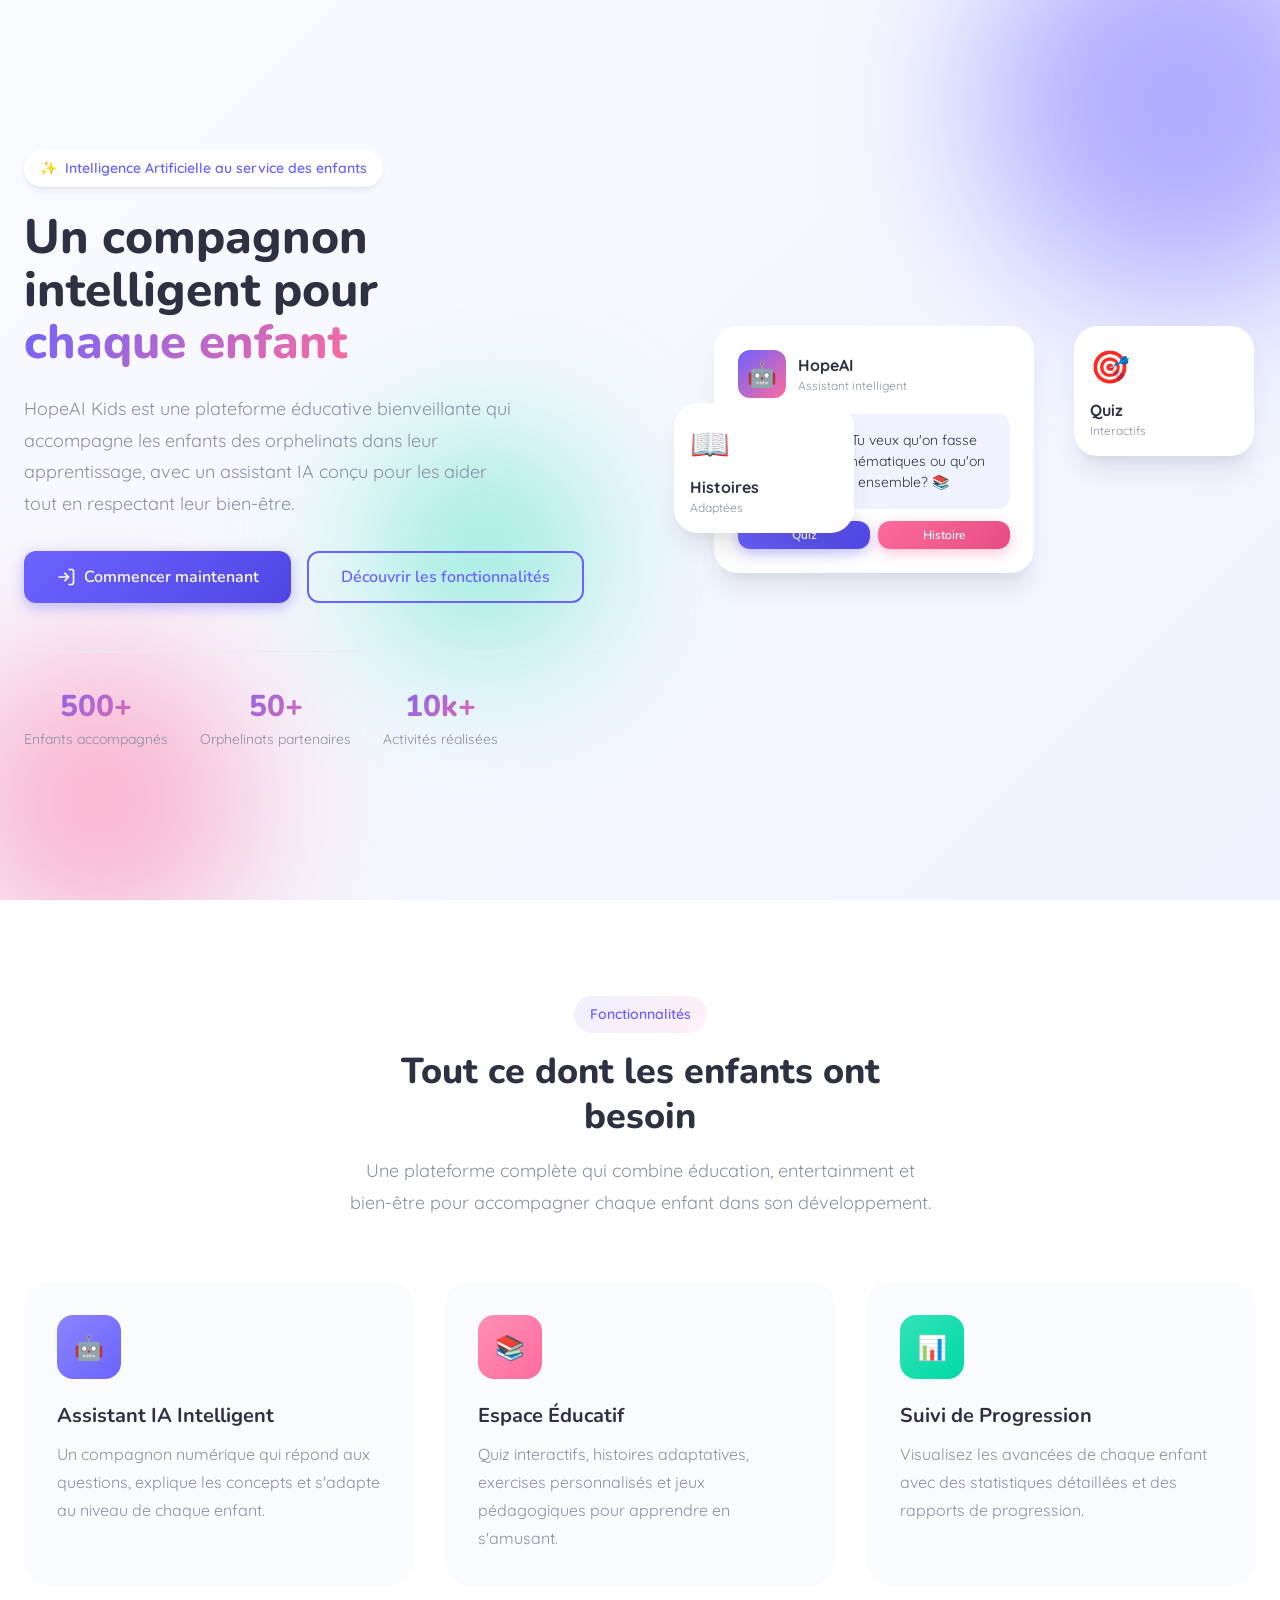
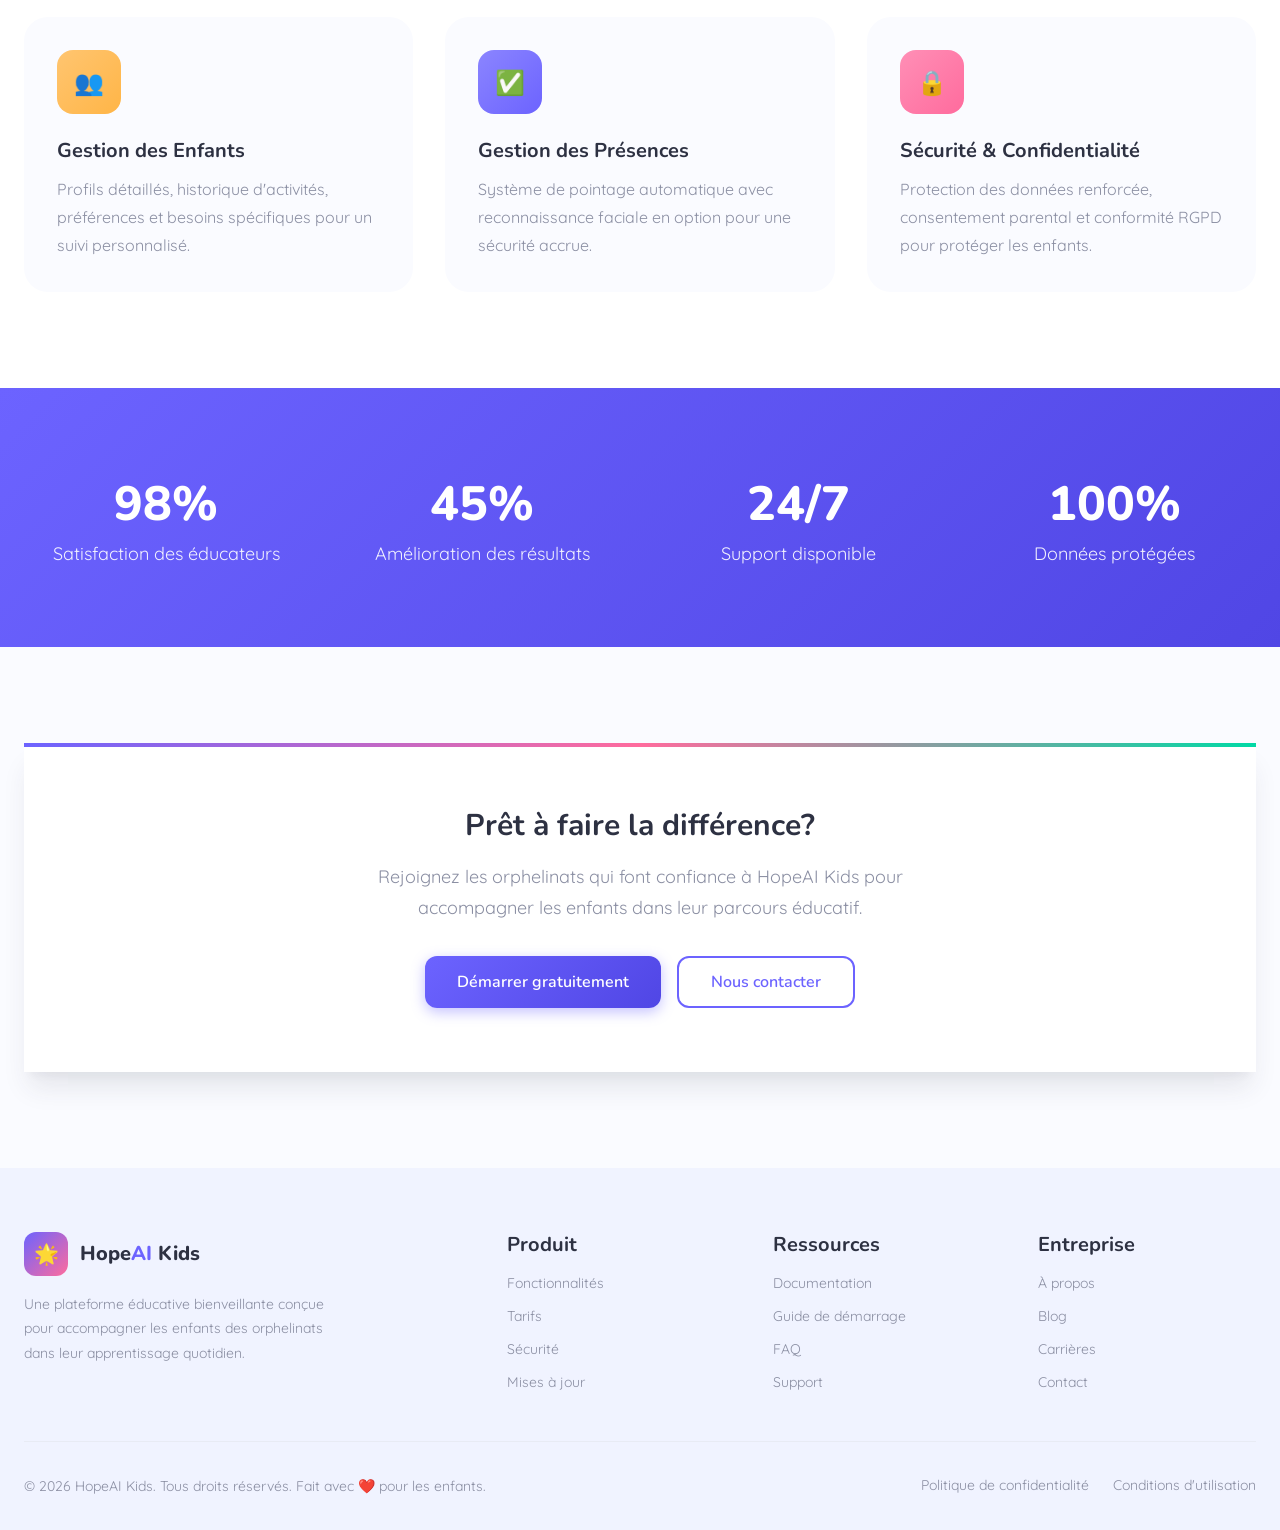
<file: hopeai-kids/index.html>
<!DOCTYPE html>
<html lang="fr">
<head>
  <meta charset="UTF-8">
  <meta name="viewport" content="width=device-width, initial-scale=1.0">
  <meta name="description" content="HopeAI Kids - Plateforme éducative intelligente pour les enfants des orphelinats">
  <title>HopeAI Kids - Ensemble pour l'avenir des enfants</title>
  <link rel="stylesheet" href="css/variables.css">
  <link rel="stylesheet" href="css/base.css">
  <link rel="stylesheet" href="css/components.css">
  <link rel="stylesheet" href="css/pages.css">
  <link rel="icon" href="data:image/svg+xml,<svg xmlns='http://www.w3.org/2000/svg' viewBox='0 0 100 100'><rect fill='%236C63FF' rx='20' width='100' height='100'/><text y='.9em' x='50%' text-anchor='middle' font-size='60'>🌟</text></svg>">
</head>
<body class="landing-page">
  
  <!-- Hero Section -->
  <section class="hero">
    <div class="hero-blob hero-blob-1"></div>
    <div class="hero-blob hero-blob-2"></div>
    <div class="hero-blob hero-blob-3"></div>
    
    <div class="hero-container">
      <div class="hero-content">
        <div class="hero-badge">
          <span>✨</span>
          <span>Intelligence Artificielle au service des enfants</span>
        </div>
        
        <h1 class="hero-title">
          Un compagnon intelligent pour<br>
          <span>chaque enfant</span>
        </h1>
        
        <p class="hero-description">
          HopeAI Kids est une plateforme éducative bienveillante qui accompagne les enfants des orphelinats dans leur apprentissage, avec un assistant IA conçu pour les aider tout en respectant leur bien-être.
        </p>
        
        <div class="hero-buttons">
          <a href="login.html" class="btn btn-primary btn-lg">
            <svg width="20" height="20" viewBox="0 0 24 24" fill="none" stroke="currentColor" stroke-width="2">
              <path d="M15 3h4a2 2 0 0 1 2 2v14a2 2 0 0 1-2 2h-4"></path>
              <polyline points="10 17 15 12 10 7"></polyline>
              <line x1="15" y1="12" x2="3" y2="12"></line>
            </svg>
            Commencer maintenant
          </a>
          <a href="#features" class="btn btn-outline btn-lg">
            Découvrir les fonctionnalités
          </a>
        </div>
        
        <div class="hero-stats">
          <div class="hero-stat">
            <div class="hero-stat-value gradient-text">500+</div>
            <div class="hero-stat-label">Enfants accompagnés</div>
          </div>
          <div class="hero-stat">
            <div class="hero-stat-value gradient-text">50+</div>
            <div class="hero-stat-label">Orphelinats partenaires</div>
          </div>
          <div class="hero-stat">
            <div class="hero-stat-value gradient-text">10k+</div>
            <div class="hero-stat-label">Activités réalisées</div>
          </div>
        </div>
      </div>
      
      <div class="hero-visual">
        <div class="hero-illustration">
          <!-- Main illustration card -->
          <div class="hero-card" style="width: 320px;">
            <div style="display: flex; align-items: center; gap: 12px; margin-bottom: 16px;">
              <div style="width: 48px; height: 48px; background: linear-gradient(135deg, #6C63FF, #FF6B9D); border-radius: 12px; display: flex; align-items: center; justify-content: center; font-size: 24px;">
                🤖
              </div>
              <div>
                <div style="font-weight: 700; color: var(--text-primary);">HopeAI</div>
                <div style="font-size: 12px; color: var(--text-secondary);">Assistant intelligent</div>
              </div>
            </div>
            <div style="background: var(--bg-secondary); padding: 16px; border-radius: 12px; margin-bottom: 12px;">
              <div style="font-size: 14px; color: var(--text-primary);">
                Salut Aminata! Tu veux qu'on fasse un quiz de mathématiques ou qu'on lise une histoire ensemble? 📚
              </div>
            </div>
            <div style="display: flex; gap: 8px;">
              <button class="btn btn-sm btn-primary" style="flex: 1;">Quiz</button>
              <button class="btn btn-sm btn-secondary" style="flex: 1;">Histoire</button>
            </div>
          </div>
          
          <!-- Floating cards -->
          <div class="hero-card hero-card-1" style="width: 180px; padding: 16px;">
            <div style="font-size: 32px; margin-bottom: 8px;">🎯</div>
            <div style="font-weight: 700; color: var(--text-primary);">Quiz</div>
            <div style="font-size: 12px; color: var(--text-secondary);">Interactifs</div>
          </div>
          
          <div class="hero-card hero-card-2" style="width: 180px; padding: 16px;">
            <div style="font-size: 32px; margin-bottom: 8px;">📖</div>
            <div style="font-weight: 700; color: var(--text-primary);">Histoires</div>
            <div style="font-size: 12px; color: var(--text-secondary);">Adaptées</div>
          </div>
        </div>
      </div>
    </div>
  </section>
  
  <!-- Features Section -->
  <section class="features" id="features">
    <div class="container">
      <div class="section-header">
        <span class="section-badge">Fonctionnalités</span>
        <h2 class="section-title">Tout ce dont les enfants ont besoin</h2>
        <p class="section-description">
          Une plateforme complète qui combine éducation, entertainment et bien-être pour accompagner chaque enfant dans son développement.
        </p>
      </div>
      
      <div class="features-grid">
        <div class="feature-card animate-fade-in-up">
          <div class="feature-icon purple">🤖</div>
          <h3 class="feature-title">Assistant IA Intelligent</h3>
          <p class="feature-description">
            Un compagnon numérique qui répond aux questions, explique les concepts et s'adapte au niveau de chaque enfant.
          </p>
        </div>
        
        <div class="feature-card animate-fade-in-up stagger-1">
          <div class="feature-icon pink">📚</div>
          <h3 class="feature-title">Espace Éducatif</h3>
          <p class="feature-description">
            Quiz interactifs, histoires adaptatives, exercises personnalisés et jeux pédagogiques pour apprendre en s'amusant.
          </p>
        </div>
        
        <div class="feature-card animate-fade-in-up stagger-2">
          <div class="feature-icon green">📊</div>
          <h3 class="feature-title">Suivi de Progression</h3>
          <p class="feature-description">
            Visualisez les avancées de chaque enfant avec des statistiques détaillées et des rapports de progression.
          </p>
        </div>
        
        <div class="feature-card animate-fade-in-up stagger-3">
          <div class="feature-icon orange">👥</div>
          <h3 class="feature-title">Gestion des Enfants</h3>
          <p class="feature-description">
            Profils détaillés, historique d'activités, préférences et besoins spécifiques pour un suivi personnalisé.
          </p>
        </div>
        
        <div class="feature-card animate-fade-in-up stagger-4">
          <div class="feature-icon purple">✅</div>
          <h3 class="feature-title">Gestion des Présences</h3>
          <p class="feature-description">
            Système de pointage automatique avec reconnaissance faciale en option pour une sécurité accrue.
          </p>
        </div>
        
        <div class="feature-card animate-fade-in-up stagger-5">
          <div class="feature-icon pink">🔒</div>
          <h3 class="feature-title">Sécurité & Confidentialité</h3>
          <p class="feature-description">
            Protection des données renforcée, consentement parental et conformité RGPD pour protéger les enfants.
          </p>
        </div>
      </div>
    </div>
  </section>
  
  <!-- Stats Section -->
  <section class="stats-section">
    <div class="container">
      <div class="stats-grid">
        <div class="stat-item">
          <div class="stat-item-value">98%</div>
          <div class="stat-item-label">Satisfaction des éducateurs</div>
        </div>
        <div class="stat-item">
          <div class="stat-item-value">45%</div>
          <div class="stat-item-label">Amélioration des résultats</div>
        </div>
        <div class="stat-item">
          <div class="stat-item-value">24/7</div>
          <div class="stat-item-label">Support disponible</div>
        </div>
        <div class="stat-item">
          <div class="stat-item-value">100%</div>
          <div class="stat-item-label">Données protégées</div>
        </div>
      </div>
    </div>
  </section>
  
  <!-- CTA Section -->
  <section class="cta-section">
    <div class="container">
      <div class="cta-card">
        <h2 class="cta-title">Prêt à faire la différence?</h2>
        <p class="cta-description">
          Rejoignez les orphelinats qui font confiance à HopeAI Kids pour accompagner les enfants dans leur parcours éducatif.
        </p>
        <div style="display: flex; gap: 16px; justify-content: center; flex-wrap: wrap;">
          <a href="login.html" class="btn btn-primary btn-lg">
            Démarrer gratuitement
          </a>
          <a href="mailto:contact@hopeai.org" class="btn btn-outline btn-lg">
            Nous contacter
          </a>
        </div>
      </div>
    </div>
  </section>
  
  <!-- Footer -->
  <footer class="landing-footer">
    <div class="container">
      <div class="footer-grid">
        <div class="footer-brand">
          <div class="footer-logo">
            <div class="sidebar-logo-icon">🌟</div>
            <span class="sidebar-logo-text">Hope<span>AI</span> Kids</span>
          </div>
          <p class="footer-description">
            Une plateforme éducative bienveillante conçue pour accompagner les enfants des orphelinats dans leur apprentissage quotidien.
          </p>
        </div>
        
        <div>
          <h4 class="footer-title">Produit</h4>
          <div class="footer-links">
            <a href="#features" class="footer-link">Fonctionnalités</a>
            <a href="#" class="footer-link">Tarifs</a>
            <a href="#" class="footer-link">Sécurité</a>
            <a href="#" class="footer-link">Mises à jour</a>
          </div>
        </div>
        
        <div>
          <h4 class="footer-title">Ressources</h4>
          <div class="footer-links">
            <a href="#" class="footer-link">Documentation</a>
            <a href="#" class="footer-link">Guide de démarrage</a>
            <a href="#" class="footer-link">FAQ</a>
            <a href="#" class="footer-link">Support</a>
          </div>
        </div>
        
        <div>
          <h4 class="footer-title">Entreprise</h4>
          <div class="footer-links">
            <a href="#" class="footer-link">À propos</a>
            <a href="#" class="footer-link">Blog</a>
            <a href="#" class="footer-link">Carrières</a>
            <a href="#" class="footer-link">Contact</a>
          </div>
        </div>
      </div>
      
      <div class="footer-bottom">
        <p class="footer-copyright">
          © 2026 HopeAI Kids. Tous droits réservés. Fait avec ❤️ pour les enfants.
        </p>
        <div style="display: flex; gap: 24px;">
          <a href="#" class="footer-link">Politique de confidentialité</a>
          <a href="#" class="footer-link">Conditions d'utilisation</a>
        </div>
      </div>
    </div>
  </footer>
  
  <script src="js/utils.js"></script>
  <script src="js/app.js"></script>
</body>
</html>
</file>
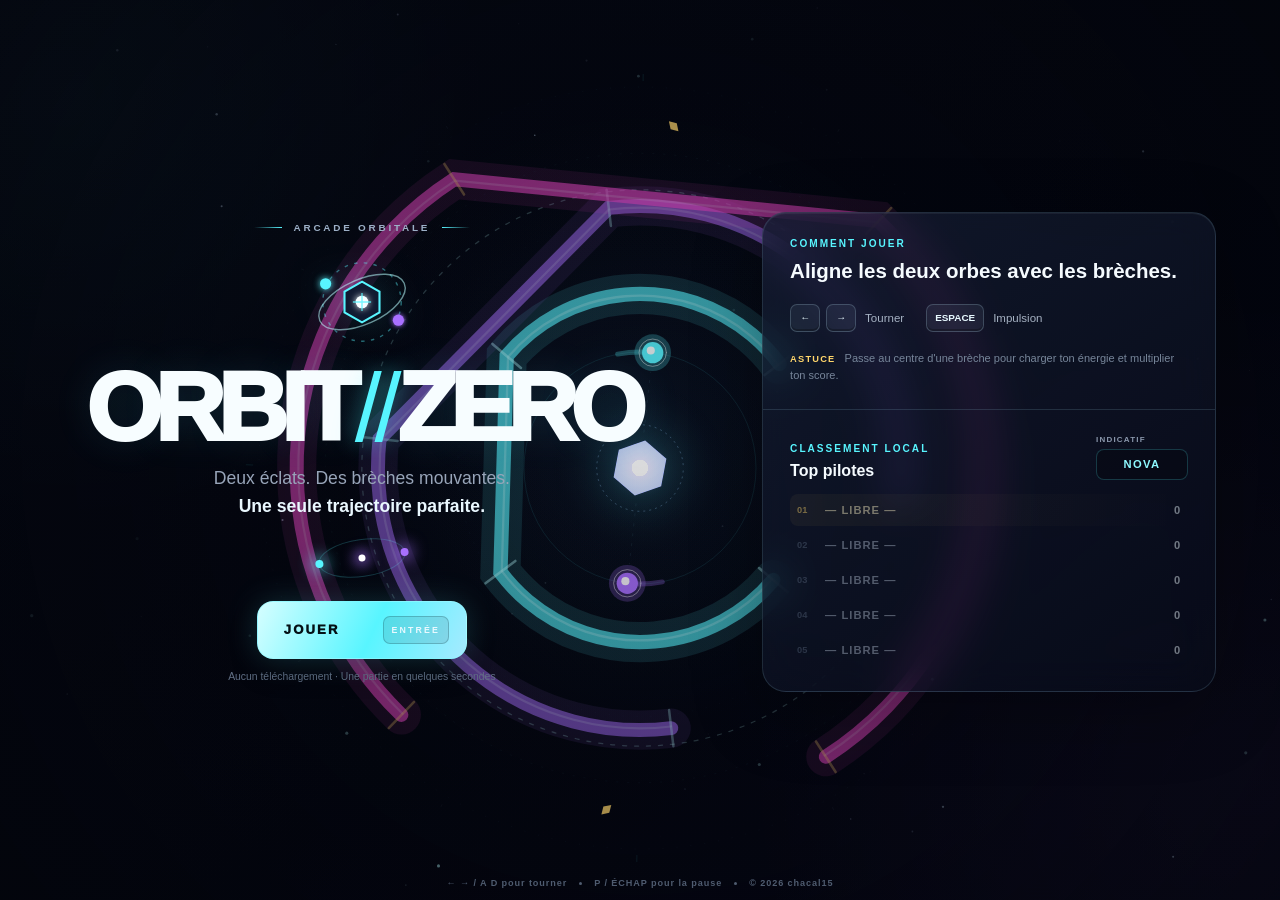
<file: orbit-zero/index.html>
<!doctype html>
<html lang="fr">
<head>
  <meta charset="UTF-8">
  <meta name="viewport" content="width=device-width, initial-scale=1, viewport-fit=cover">
  <meta name="theme-color" content="#060812">
  <meta name="description" content="ORBIT//ZERO — un jeu d'arcade orbital rapide, tactile et addictif.">
  <meta name="author" content="chacal15">
  <meta name="copyright" content="© 2026 chacal15. Tous droits réservés.">
  <link rel="icon" type="image/svg+xml" href="orbit-zero-logo.svg">
  <link rel="manifest" href="manifest.webmanifest">
  <link rel="apple-touch-icon" href="orbit-zero-icon-512.png">
  <meta name="mobile-web-app-capable" content="yes">
  <meta name="apple-mobile-web-app-capable" content="yes">
  <meta name="apple-mobile-web-app-status-bar-style" content="black-translucent">
  <title>ORBIT//ZERO — Neon Arcade</title>
  <link rel="stylesheet" href="styles.css">
</head>
<body data-state="menu">
  <main id="app" aria-label="Jeu ORBIT ZERO">
    <canvas id="game-canvas" aria-label="Zone de jeu"></canvas>

    <!-- Couches purement visuelles : aucune ressource externe n'est nécessaire. -->
    <div class="ambient" aria-hidden="true"></div>
    <div class="scanlines" aria-hidden="true"></div>
    <div id="screen-flash" aria-hidden="true"></div>

    <!-- HUD en jeu -->
    <section id="hud" aria-label="Informations de partie">
      <div class="hud-score glass-chip">
        <span class="hud-label">SCORE</span>
        <strong id="score-value">000 000</strong>
      </div>

      <div id="combo-chip" class="combo-chip" aria-live="polite">
        <span>FLUX</span>
        <strong id="combo-value">×1</strong>
      </div>

      <div class="hud-actions">
        <button id="sound-button" class="icon-button glass-chip" type="button" aria-label="Couper le son" aria-pressed="true">
          <svg class="sound-on" viewBox="0 0 24 24" aria-hidden="true"><path d="M4 9v6h4l5 4V5L8 9H4Zm12.4 3a4.4 4.4 0 0 0-2.1-3.75v7.5A4.4 4.4 0 0 0 16.4 12Zm-2.1-8v2.1a6.5 6.5 0 0 1 0 11.8V20a8.5 8.5 0 0 0 0-16Z"/></svg>
          <svg class="sound-off" viewBox="0 0 24 24" aria-hidden="true"><path d="M4 9v6h4l5 4V5L8 9H4Zm11.3 1.3L13.6 12l1.7 1.7-1.4 1.4-1.7-1.7-1.7 1.7-1.4-1.4 1.7-1.7-1.7-1.7 1.4-1.4 1.7 1.7 1.7-1.7 1.4 1.4Z"/></svg>
        </button>
        <button id="pause-button" class="icon-button glass-chip" type="button" aria-label="Mettre en pause">
          <svg viewBox="0 0 24 24" aria-hidden="true"><path d="M6.5 5h4v14h-4V5Zm7 0h4v14h-4V5Z"/></svg>
        </button>
      </div>

      <div class="energy-wrap">
        <div class="energy-copy">
          <span>IMPULSION</span>
          <span id="energy-value">100%</span>
        </div>
        <div class="energy-track" role="meter" aria-label="Énergie d'impulsion" aria-valuemin="0" aria-valuemax="100" aria-valuenow="100">
          <div id="energy-fill" class="energy-fill"></div>
        </div>
      </div>
    </section>

    <div id="callout" role="status" aria-live="polite">PRÊT</div>

    <!-- Contrôles mobiles. Le canvas accepte aussi les pressions gauche/droite. -->
    <nav id="touch-controls" class="touch-controls" aria-label="Contrôles tactiles">
      <div class="direction-pad">
        <button id="touch-left" class="touch-button direction" type="button" aria-label="Tourner à gauche">
          <svg viewBox="0 0 24 24" aria-hidden="true"><path d="m14.5 5-7 7 7 7 1.8-1.8-5.2-5.2 5.2-5.2L14.5 5Z"/></svg>
        </button>
        <button id="touch-right" class="touch-button direction" type="button" aria-label="Tourner à droite">
          <svg viewBox="0 0 24 24" aria-hidden="true"><path d="m9.5 5 7 7-7 7-1.8-1.8 5.2-5.2-5.2-5.2L9.5 5Z"/></svg>
        </button>
      </div>
      <button id="touch-pulse" class="touch-button pulse" type="button" aria-label="Activer l'impulsion">
        <span class="pulse-icon" aria-hidden="true"></span>
        <small>PULSE</small>
      </button>
    </nav>

    <!-- Écran d'accueil -->
    <section id="menu-screen" class="screen active" aria-labelledby="game-title">
      <div class="screen-inner menu-layout">
        <div class="hero-block">
          <div class="eyebrow"><span></span> ARCADE ORBITALE <span></span></div>
          <img class="brand-logo" src="orbit-zero-logo.svg" alt="Logo ORBIT ZERO">
          <h1 id="game-title">ORBIT<span>//</span>ZERO</h1>
          <p class="tagline">Deux éclats. Des brèches mouvantes.<br><strong>Une seule trajectoire parfaite.</strong></p>

          <div class="mini-orbit" aria-hidden="true">
            <i></i><b></b><b></b>
          </div>

          <button id="play-button" class="primary-button" type="button">
            <span>JOUER</span>
            <kbd>ENTRÉE</kbd>
          </button>
          <p class="microcopy">Aucun téléchargement · Une partie en quelques secondes</p>
        </div>

        <aside class="menu-panel glass-panel">
          <div class="how-to">
            <p class="panel-kicker">COMMENT JOUER</p>
            <h2>Aligne les deux orbes avec les brèches.</h2>
            <div class="control-row desktop-help">
              <div><kbd>←</kbd><kbd>→</kbd><span>Tourner</span></div>
              <div><kbd>ESPACE</kbd><span>Impulsion</span></div>
            </div>
            <div class="control-row touch-help">
              <div><span class="gesture-icon">↔</span><span>Maintenir / glisser</span></div>
              <div><span class="gesture-icon">◉</span><span>Pulse</span></div>
            </div>
            <p class="tip"><span>ASTUCE</span> Passe au centre d'une brèche pour charger ton énergie et multiplier ton score.</p>
          </div>

          <div class="leaderboard-block">
            <div class="panel-heading">
              <div>
                <p class="panel-kicker">CLASSEMENT LOCAL</p>
                <h3>Top pilotes</h3>
              </div>
              <label class="pilot-field">
                <span>INDICATIF</span>
                <input id="pilot-name" type="text" value="NOVA" maxlength="8" autocomplete="off" spellcheck="false" aria-label="Votre indicatif">
              </label>
            </div>
            <ol id="menu-leaderboard" class="leaderboard" aria-label="Meilleurs scores locaux"></ol>
          </div>
        </aside>
      </div>
      <footer class="menu-footer">
        <span>← → / A D pour tourner</span>
        <span class="footer-dot"></span>
        <span>P / ÉCHAP pour la pause</span>
        <span class="footer-dot"></span>
        <span>© 2026 chacal15</span>
      </footer>
    </section>

    <!-- Pause -->
    <section id="pause-screen" class="screen compact-screen" aria-labelledby="pause-title">
      <div class="modal-card glass-panel">
        <p class="panel-kicker">SYSTÈME SUSPENDU</p>
        <h2 id="pause-title">PAUSE</h2>
        <p>Respire. L’orbite t’attend.</p>
        <button id="resume-button" class="primary-button small" type="button"><span>REPRENDRE</span><kbd>P</kbd></button>
        <button id="pause-home-button" class="text-button" type="button">Quitter vers l’accueil</button>
      </div>
    </section>

    <!-- Fin de partie -->
    <section id="gameover-screen" class="screen compact-screen" aria-labelledby="gameover-title">
      <div class="gameover-card glass-panel">
        <p id="record-badge" class="record-badge">NOUVEAU RECORD</p>
        <p class="panel-kicker">ORBITE ROMPUE</p>
        <h2 id="gameover-title">FIN DE TRANSMISSION</h2>

        <div class="final-score">
          <span>SCORE</span>
          <strong id="final-score-value">0</strong>
        </div>

        <div class="stat-grid">
          <div><strong id="stat-gates">0</strong><span>ANNEAUX</span></div>
          <div><strong id="stat-perfects">0</strong><span>PARFAITS</span></div>
          <div><strong id="stat-combo">×1</strong><span>MAX FLUX</span></div>
        </div>

        <div class="gameover-actions">
          <button id="restart-button" class="primary-button" type="button"><span>REJOUER</span><kbd>R</kbd></button>
          <button id="home-button" class="secondary-button" type="button">ACCUEIL</button>
        </div>

        <div class="final-ranking">
          <p class="panel-kicker">CLASSEMENT LOCAL</p>
          <ol id="gameover-leaderboard" class="leaderboard compact" aria-label="Classement après cette partie"></ol>
        </div>
      </div>
    </section>

    <div id="rotate-notice" aria-hidden="true">Tourne ton appareil pour plus d’espace</div>
  </main>

  <noscript>ORBIT//ZERO nécessite JavaScript pour fonctionner.</noscript>
  <script type="module" src="js/main.js"></script>
  <script>
    if ("serviceWorker" in navigator) {
      window.addEventListener("load", () => navigator.serviceWorker.register("sw.js"));
    }
  </script>
</body>
</html>
</file>
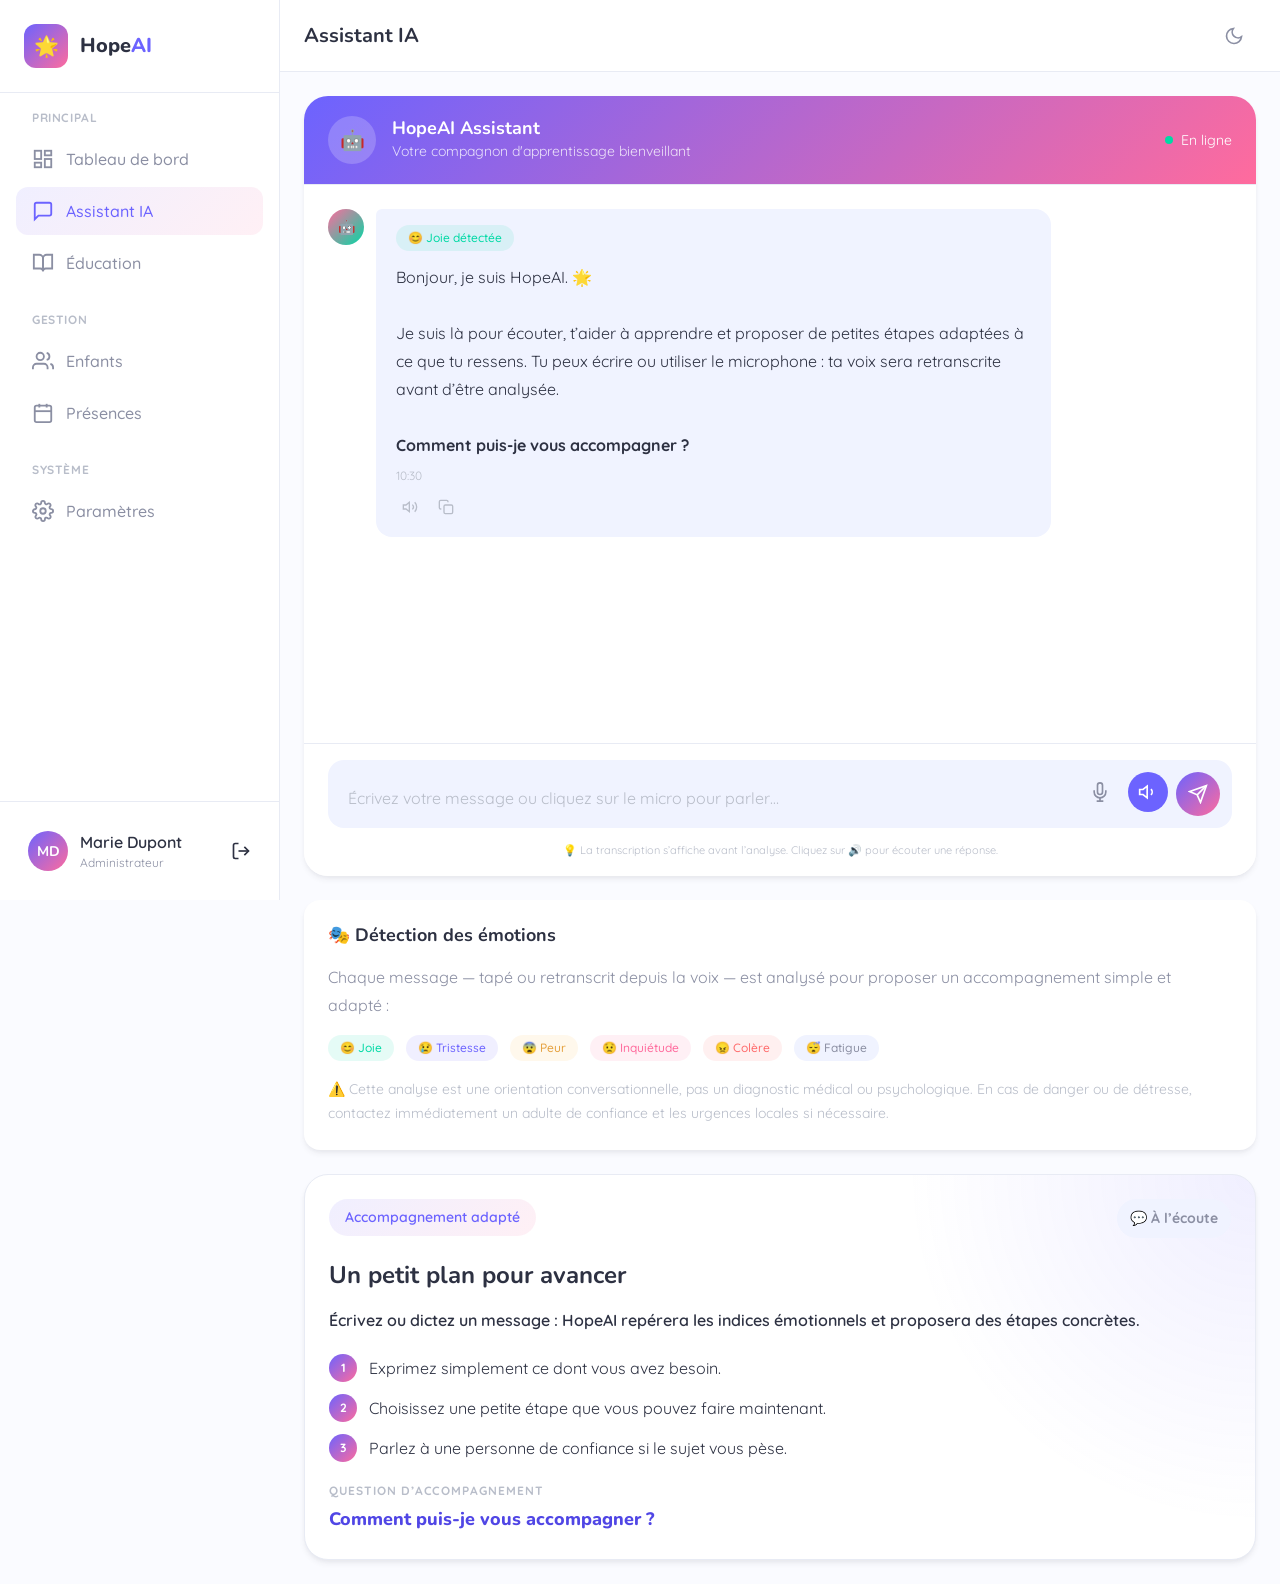
<file: hopeai-kids/assistant-demo.html>
<!DOCTYPE html>
<html lang="fr">
<head>
  <meta charset="UTF-8">
  <meta name="viewport" content="width=device-width, initial-scale=1.0">
  <title>Assistant IA - HopeAI Kids</title>
  <link rel="stylesheet" href="css/variables.css">
  <link rel="stylesheet" href="css/base.css">
  <link rel="stylesheet" href="css/components.css">
  <link rel="stylesheet" href="css/pages.css">
  <link rel="stylesheet" href="css/assistant-enhancements.css">
  <link rel="icon" href="data:image/svg+xml,<svg xmlns='http://www.w3.org/2000/svg' viewBox='0 0 100 100'><rect fill='%236C63FF' rx='20' width='100' height='100'/><text y='.9em' x='50%' text-anchor='middle' font-size='60'>🌟</text></svg>">
  <style>
    .emotion-display {
      display: flex;
      gap: 8px;
      margin-bottom: 12px;
      flex-wrap: wrap;
    }
    .emotion-chip {
      display: inline-flex;
      align-items: center;
      gap: 4px;
      padding: 4px 12px;
      background: var(--bg-secondary);
      border-radius: var(--radius-full);
      font-size: 12px;
      font-weight: 500;
    }
    .emotion-chip.joy { background: var(--color-success-bg); color: var(--color-accent-1); }
    .emotion-chip.sadness { background: var(--color-info-bg); color: var(--color-primary); }
    .emotion-chip.fear { background: var(--color-warning-bg); color: var(--color-accent-2-dark); }
    .emotion-chip.worry { background: rgba(255, 107, 157, 0.1); color: var(--color-secondary); }
    
    .voice-indicator {
      display: flex;
      align-items: center;
      gap: 4px;
    }
    .voice-bar {
      width: 3px;
      height: 16px;
      background: var(--color-primary);
      border-radius: 2px;
      animation: voiceWave 0.5s ease-in-out infinite;
    }
    .voice-bar:nth-child(2) { animation-delay: 0.1s; }
    .voice-bar:nth-child(3) { animation-delay: 0.2s; }
    .voice-bar:nth-child(4) { animation-delay: 0.3s; }
    @keyframes voiceWave {
      0%, 100% { height: 8px; }
      50% { height: 16px; }
    }
  </style>
</head>
<body>
  <!-- Sidebar -->
  <aside class="sidebar">
    <div class="sidebar-header">
      <a href="dashboard.html" class="sidebar-logo">
        <div class="sidebar-logo-icon">🌟</div>
        <span class="sidebar-logo-text">Hope<span>AI</span></span>
      </a>
    </div>
    
    <nav class="sidebar-nav">
      <div class="sidebar-nav-section">
        <div class="sidebar-nav-title">Principal</div>
        <a href="dashboard.html" class="sidebar-nav-item">
          <svg class="nav-icon" viewBox="0 0 24 24" fill="none" stroke="currentColor" stroke-width="2">
            <rect x="3" y="3" width="7" height="9"></rect>
            <rect x="14" y="3" width="7" height="5"></rect>
            <rect x="14" y="12" width="7" height="9"></rect>
            <rect x="3" y="16" width="7" height="5"></rect>
          </svg>
          Tableau de bord
        </a>
        <a href="assistant.html" class="sidebar-nav-item active">
          <svg class="nav-icon" viewBox="0 0 24 24" fill="none" stroke="currentColor" stroke-width="2">
            <path d="M21 15a2 2 0 0 1-2 2H7l-4 4V5a2 2 0 0 1 2-2h14a2 2 0 0 1 2 2z"></path>
          </svg>
          Assistant IA
        </a>
        <a href="education.html" class="sidebar-nav-item">
          <svg class="nav-icon" viewBox="0 0 24 24" fill="none" stroke="currentColor" stroke-width="2">
            <path d="M2 3h6a4 4 0 0 1 4 4v14a3 3 0 0 0-3-3H2z"></path>
            <path d="M22 3h-6a4 4 0 0 0-4 4v14a3 3 0 0 1 3-3h7z"></path>
          </svg>
          Éducation
        </a>
      </div>
      
      <div class="sidebar-nav-section">
        <div class="sidebar-nav-title">Gestion</div>
        <a href="children.html" class="sidebar-nav-item">
          <svg class="nav-icon" viewBox="0 0 24 24" fill="none" stroke="currentColor" stroke-width="2">
            <path d="M17 21v-2a4 4 0 0 0-4-4H5a4 4 0 0 0-4 4v2"></path>
            <circle cx="9" cy="7" r="4"></circle>
            <path d="M23 21v-2a4 4 0 0 0-3-3.87"></path>
            <path d="M16 3.13a4 4 0 0 1 0 7.75"></path>
          </svg>
          Enfants
        </a>
        <a href="attendance.html" class="sidebar-nav-item">
          <svg class="nav-icon" viewBox="0 0 24 24" fill="none" stroke="currentColor" stroke-width="2">
            <rect x="3" y="4" width="18" height="18" rx="2" ry="2"></rect>
            <line x1="16" y1="2" x2="16" y2="6"></line>
            <line x1="8" y1="2" x2="8" y2="6"></line>
            <line x1="3" y1="10" x2="21" y2="10"></line>
          </svg>
          Présences
        </a>
      </div>
      
      <div class="sidebar-nav-section">
        <div class="sidebar-nav-title">Système</div>
        <a href="settings.html" class="sidebar-nav-item">
          <svg class="nav-icon" viewBox="0 0 24 24" fill="none" stroke="currentColor" stroke-width="2">
            <circle cx="12" cy="12" r="3"></circle>
            <path d="M19.4 15a1.65 1.65 0 0 0 .33 1.82l.06.06a2 2 0 0 1 0 2.83 2 2 0 0 1-2.83 0l-.06-.06a1.65 1.65 0 0 0-1.82-.33 1.65 1.65 0 0 0-1 1.51V21a2 2 0 0 1-2 2 2 2 0 0 1-2-2v-.09A1.65 1.65 0 0 0 9 19.4a1.65 1.65 0 0 0-1.82.33l-.06.06a2 2 0 0 1-2.83 0 2 2 0 0 1 0-2.83l.06-.06a1.65 1.65 0 0 0 .33-1.82 1.65 1.65 0 0 0-1.51-1H3a2 2 0 0 1-2-2 2 2 0 0 1 2-2h.09A1.65 1.65 0 0 0 4.6 9a1.65 1.65 0 0 0-.33-1.82l-.06-.06a2 2 0 0 1 0-2.83 2 2 0 0 1 2.83 0l.06.06a1.65 1.65 0 0 0 1.82.33H9a1.65 1.65 0 0 0 1-1.51V3a2 2 0 0 1 2-2 2 2 0 0 1 2 2v.09a1.65 1.65 0 0 0 1 1.51 1.65 1.65 0 0 0 1.82-.33l.06-.06a2 2 0 0 1 2.83 0 2 2 0 0 1 0 2.83l-.06.06a1.65 1.65 0 0 0-.33 1.82V9a1.65 1.65 0 0 0 1.51 1H21a2 2 0 0 1 2 2 2 2 0 0 1-2 2h-.09a1.65 1.65 0 0 0-1.51 1z"></path>
          </svg>
          Paramètres
        </a>
      </div>
    </nav>
    
    <div class="sidebar-footer">
      <div class="sidebar-user" onclick="App.logout()" style="cursor: pointer;">
        <div class="avatar">MD</div>
        <div class="sidebar-user-info">
          <div class="sidebar-user-name">Marie Dupont</div>
          <div class="sidebar-user-role">Administrateur</div>
        </div>
        <svg width="20" height="20" viewBox="0 0 24 24" fill="none" stroke="currentColor" stroke-width="2">
          <path d="M9 21H5a2 2 0 0 1-2-2V5a2 2 0 0 1 2-2h4"></path>
          <polyline points="16 17 21 12 16 7"></polyline>
          <line x1="21" y1="12" x2="9" y2="12"></line>
        </svg>
      </div>
    </div>
  </aside>
  
  <!-- Main Content -->
  <div class="main-wrapper">
    <header class="main-header">
      <div class="header-left">
        <button class="header-btn hide-desktop" onclick="App.toggleSidebar()">
          <svg width="24" height="24" viewBox="0 0 24 24" fill="none" stroke="currentColor" stroke-width="2">
            <line x1="3" y1="12" x2="21" y2="12"></line>
            <line x1="3" y1="6" x2="21" y2="6"></line>
            <line x1="3" y1="18" x2="21" y2="18"></line>
          </svg>
        </button>
        <h1 class="header-title">Assistant IA</h1>
      </div>
      
      <div class="header-right">
        <button class="header-btn" data-theme-toggle onclick="App.toggleTheme()">
          <svg width="20" height="20" viewBox="0 0 24 24" fill="none" stroke="currentColor" stroke-width="2">
            <path d="M21 12.79A9 9 0 1 1 11.21 3 7 7 0 0 0 21 12.79z"></path>
          </svg>
        </button>
      </div>
    </header>
    
    <main class="main-content">
      <div class="assistant-container">
        <!-- Assistant Header -->
        <div class="assistant-header">
          <div class="assistant-avatar">🤖</div>
          <div class="assistant-info">
            <h3>HopeAI Assistant</h3>
            <p>Votre compagnon d'apprentissage bienveillant</p>
          </div>
          <div class="assistant-status">
            <span class="status-dot"></span>
            <span>En ligne</span>
          </div>
        </div>
        
        <!-- Messages -->
        <div id="chatMessages" class="assistant-messages">
          <!-- Welcome message -->
          <div class="message ai">
            <div class="message-avatar">🤖</div>
            <div class="message-content">
              <div class="emotion-display">
                <span class="emotion-chip joy">😊 Joie détectée</span>
              </div>
              <div class="message-text">
                Bonjour, je suis HopeAI. 🌟<br><br>
                Je suis là pour écouter, t’aider à apprendre et proposer de petites étapes adaptées à ce que tu ressens. Tu peux écrire ou utiliser le microphone : ta voix sera retranscrite avant d’être analysée.<br><br>
                <strong>Comment puis-je vous accompagner&nbsp;?</strong>
              </div>
              <div class="message-time">10:30</div>
              <div class="message-actions">
                <button class="message-action-btn" onclick="speakMessage(this)" title="Écouter">
                  <svg width="16" height="16" viewBox="0 0 24 24" fill="none" stroke="currentColor" stroke-width="2">
                    <polygon points="11 5 6 9 2 9 2 15 6 15 11 19 11 5"></polygon>
                    <path d="M15.54 8.46a5 5 0 0 1 0 7.07"></path>
                    <path d="M19.07 4.93a10 10 0 0 1 0 14.14"></path>
                  </svg>
                </button>
                <button class="message-action-btn" onclick="copyMessage(this)" title="Copier">
                  <svg width="16" height="16" viewBox="0 0 24 24" fill="none" stroke="currentColor" stroke-width="2">
                    <rect x="9" y="9" width="13" height="13" rx="2" ry="2"></rect>
                    <path d="M5 15H4a2 2 0 0 1-2-2V4a2 2 0 0 1 2-2h9a2 2 0 0 1 2 2v1"></path>
                  </svg>
                </button>
              </div>
            </div>
          </div>
        </div>
        
        <!-- Input Area -->
        <div class="assistant-input-area">
          <div id="recordingIndicator" class="recording-indicator">
            <span class="recording-dot"></span>
            <span class="recording-text">Écoute en cours… Parlez naturellement.</span>
            <span class="voice-indicator" style="margin-left: auto;">
              <span class="voice-bar"></span>
              <span class="voice-bar"></span>
              <span class="voice-bar"></span>
              <span class="voice-bar"></span>
            </span>
          </div>

          <div id="voiceTranscript" class="voice-transcript" role="status" aria-live="polite" hidden>
            <span class="voice-transcript-icon">🎙️</span>
            <div>
              <div id="voiceTranscriptStatus" class="voice-transcript-status">Transcription vocale</div>
              <div id="voiceTranscriptText" class="voice-transcript-text">Vos mots apparaîtront ici.</div>
            </div>
          </div>
          
          <div class="assistant-input-wrapper">
            <textarea 
              id="messageInput" 
              class="assistant-input" 
              placeholder="Écrivez votre message ou cliquez sur le micro pour parler…"
              rows="1"
            ></textarea>
            
            <div class="assistant-tools">
              <button id="voiceBtn" class="assistant-tool-btn" onclick="toggleVoice()" title="Parler à HopeAI" aria-label="Parler à HopeAI" aria-pressed="false">
                <svg width="20" height="20" viewBox="0 0 24 24" fill="none" stroke="currentColor" stroke-width="2">
                  <path d="M12 1a3 3 0 0 0-3 3v8a3 3 0 0 0 6 0V4a3 3 0 0 0-3-3z"></path>
                  <path d="M19 10v2a7 7 0 0 1-14 0v-2"></path>
                  <line x1="12" y1="19" x2="12" y2="23"></line>
                  <line x1="8" y1="23" x2="16" y2="23"></line>
                </svg>
              </button>
              
              <button id="speakBtn" class="assistant-tool-btn" onclick="toggleSpeech()" title="Activer ou désactiver la lecture vocale" aria-label="Activer ou désactiver la lecture vocale" aria-pressed="true">
                <svg width="20" height="20" viewBox="0 0 24 24" fill="none" stroke="currentColor" stroke-width="2">
                  <polygon points="11 5 6 9 2 9 2 15 6 15 11 19 11 5"></polygon>
                  <path d="M15.54 8.46a5 5 0 0 1 0 7.07"></path>
                </svg>
              </button>
              
              <button id="sendBtn" class="assistant-send-btn" onclick="sendMessage()">
                <svg width="20" height="20" viewBox="0 0 24 24" fill="none" stroke="currentColor" stroke-width="2">
                  <line x1="22" y1="2" x2="11" y2="13"></line>
                  <polygon points="22 2 15 22 11 13 2 9 22 2"></polygon>
                </svg>
              </button>
            </div>
          </div>
          
          <div style="text-align: center; margin-top: 8px;">
            <span style="font-size: 11px; color: var(--text-muted);">
              💡 La transcription s’affiche avant l’analyse. Cliquez sur 🔊 pour écouter une réponse.
            </span>
          </div>
        </div>
      </div>
      
      <!-- Emotion Detection Info -->
      <div class="card" style="margin-top: var(--space-6);">
        <div class="card-header">
          <h3 class="card-title">🎭 Détection des émotions</h3>
        </div>
        <div class="card-body">
          <p style="margin-bottom: var(--space-4);">
            Chaque message — tapé ou retranscrit depuis la voix — est analysé pour proposer un accompagnement simple et adapté&nbsp;:
          </p>
          <div style="display: flex; gap: 12px; flex-wrap: wrap;">
            <span class="emotion-chip joy">😊 Joie</span>
            <span class="emotion-chip sadness">😢 Tristesse</span>
            <span class="emotion-chip fear">😨 Peur</span>
            <span class="emotion-chip worry">😟 Inquiétude</span>
            <span class="emotion-chip anger">😠 Colère</span>
            <span class="emotion-chip fatigue">😴 Fatigue</span>
          </div>
          <p style="margin-top: var(--space-4); font-size: var(--text-sm); color: var(--text-muted);">
            ⚠️ Cette analyse est une orientation conversationnelle, pas un diagnostic médical ou psychologique. En cas de danger ou de détresse, contactez immédiatement un adulte de confiance et les urgences locales si nécessaire.
          </p>
        </div>
      </div>

      <!-- Live accompaniment plan populated after every message -->
      <section id="supportPlan" class="support-plan-card" aria-live="polite">
        <div class="support-plan-heading">
          <div>
            <span class="section-badge">Accompagnement adapté</span>
            <h2>Un petit plan pour avancer</h2>
          </div>
          <span id="supportEmotion" class="support-emotion neutral">💬 À l’écoute</span>
        </div>
        <p id="supportSummary" class="support-summary">Écrivez ou dictez un message : HopeAI repérera les indices émotionnels et proposera des étapes concrètes.</p>
        <p id="supportKeywords" class="support-keywords" hidden></p>
        <ol id="supportActions" class="support-actions">
          <li><span class="support-step">1</span><span>Exprimez simplement ce dont vous avez besoin.</span></li>
          <li><span class="support-step">2</span><span>Choisissez une petite étape que vous pouvez faire maintenant.</span></li>
          <li><span class="support-step">3</span><span>Parlez à une personne de confiance si le sujet vous pèse.</span></li>
        </ol>
        <div id="safetyNotice" class="safety-notice" hidden>
          <strong>Votre sécurité passe avant tout.</strong> Allez vers un adulte de confiance maintenant et contactez les urgences locales s’il y a un danger immédiat.
        </div>
        <div class="support-question-label">Question d’accompagnement</div>
        <p id="supportQuestion" class="support-question">Comment puis-je vous accompagner&nbsp;?</p>
      </section>
    </main>
  </div>
  
  <!-- Mobile Navigation -->
  <nav class="mobile-nav">
    <div class="mobile-nav-list">
      <a href="dashboard.html" class="mobile-nav-item">
        <svg class="nav-icon" viewBox="0 0 24 24" fill="none" stroke="currentColor" stroke-width="2">
          <rect x="3" y="3" width="7" height="9"></rect>
          <rect x="14" y="3" width="7" height="5"></rect>
          <rect x="14" y="12" width="7" height="9"></rect>
          <rect x="3" y="16" width="7" height="5"></rect>
        </svg>
        <span>Accueil</span>
      </a>
      <a href="assistant.html" class="mobile-nav-item active">
        <svg class="nav-icon" viewBox="0 0 24 24" fill="none" stroke="currentColor" stroke-width="2">
          <path d="M21 15a2 2 0 0 1-2 2H7l-4 4V5a2 2 0 0 1 2-2h14a2 2 0 0 1 2 2z"></path>
        </svg>
        <span>IA</span>
      </a>
      <a href="education.html" class="mobile-nav-item">
        <svg class="nav-icon" viewBox="0 0 24 24" fill="none" stroke="currentColor" stroke-width="2">
          <path d="M2 3h6a4 4 0 0 1 4 4v14a3 3 0 0 0-3-3H2z"></path>
          <path d="M22 3h-6a4 4 0 0 0-4 4v14a3 3 0 0 1 3-3h7z"></path>
        </svg>
        <span>Éducation</span>
      </a>
      <a href="children.html" class="mobile-nav-item">
        <svg class="nav-icon" viewBox="0 0 24 24" fill="none" stroke="currentColor" stroke-width="2">
          <path d="M17 21v-2a4 4 0 0 0-4-4H5a4 4 0 0 0-4 4v2"></path>
          <circle cx="9" cy="7" r="4"></circle>
        </svg>
        <span>Enfants</span>
      </a>
      <a href="settings.html" class="mobile-nav-item">
        <svg class="nav-icon" viewBox="0 0 24 24" fill="none" stroke="currentColor" stroke-width="2">
          <circle cx="12" cy="12" r="3"></circle>
          <path d="M19.4 15a1.65 1.65 0 0 0 .33 1.82l.06.06a2 2 0 0 1 0 2.83 2 2 0 0 1-2.83 0l-.06-.06a1.65 1.65 0 0 0-1.82-.33 1.65 1.65 0 0 0-1 1.51V21a2 2 0 0 1-2 2 2 2 0 0 1-2-2v-.09A1.65 1.65 0 0 0 9 19.4a1.65 1.65 0 0 0-1.82.33l-.06.06a2 2 0 0 1-2.83 0 2 2 0 0 1 0-2.83l.06-.06a1.65 1.65 0 0 0 .33-1.82 1.65 1.65 0 0 0-1.51-1H3a2 2 0 0 1-2-2 2 2 0 0 1 2-2h.09A1.65 1.65 0 0 0 4.6 9a1.65 1.65 0 0 0-.33-1.82l-.06-.06a2 2 0 0 1 0-2.83 2 2 0 0 1 2.83 0l.06.06a1.65 1.65 0 0 0 1.82.33H9a1.65 1.65 0 0 0 1-1.51V3a2 2 0 0 1 2-2 2 2 0 0 1 2 2v.09a1.65 1.65 0 0 0 1 1.51 1.65 1.65 0 0 0 1.82-.33l.06-.06a2 2 0 0 1 2.83 0 2 2 0 0 1 0 2.83l-.06.06a1.65 1.65 0 0 0-.33 1.82V9a1.65 1.65 0 0 0 1.51 1H21a2 2 0 0 1 2 2 2 2 0 0 1-2 2h-.09a1.65 1.65 0 0 0-1.51 1z"></path>
        </svg>
        <span>Paramètres</span>
      </a>
    </div>
  </nav>
  
  <!-- Toast Container -->
  <div class="toast-container"></div>
  
  <!-- Arena preview: starts a fictional local demo session so the assistant opens directly. -->
  <script>
    localStorage.setItem('currentUser', JSON.stringify({
      id: 'u1',
      name: 'Marie Dupont',
      email: 'marie.dupont@hopeai.org',
      role: 'admin'
    }));
  </script>
  <script src="js/utils.js"></script>
  <script src="js/app.js"></script>
  <script src="js/assistant.js"></script>

</body>
</html>
</file>
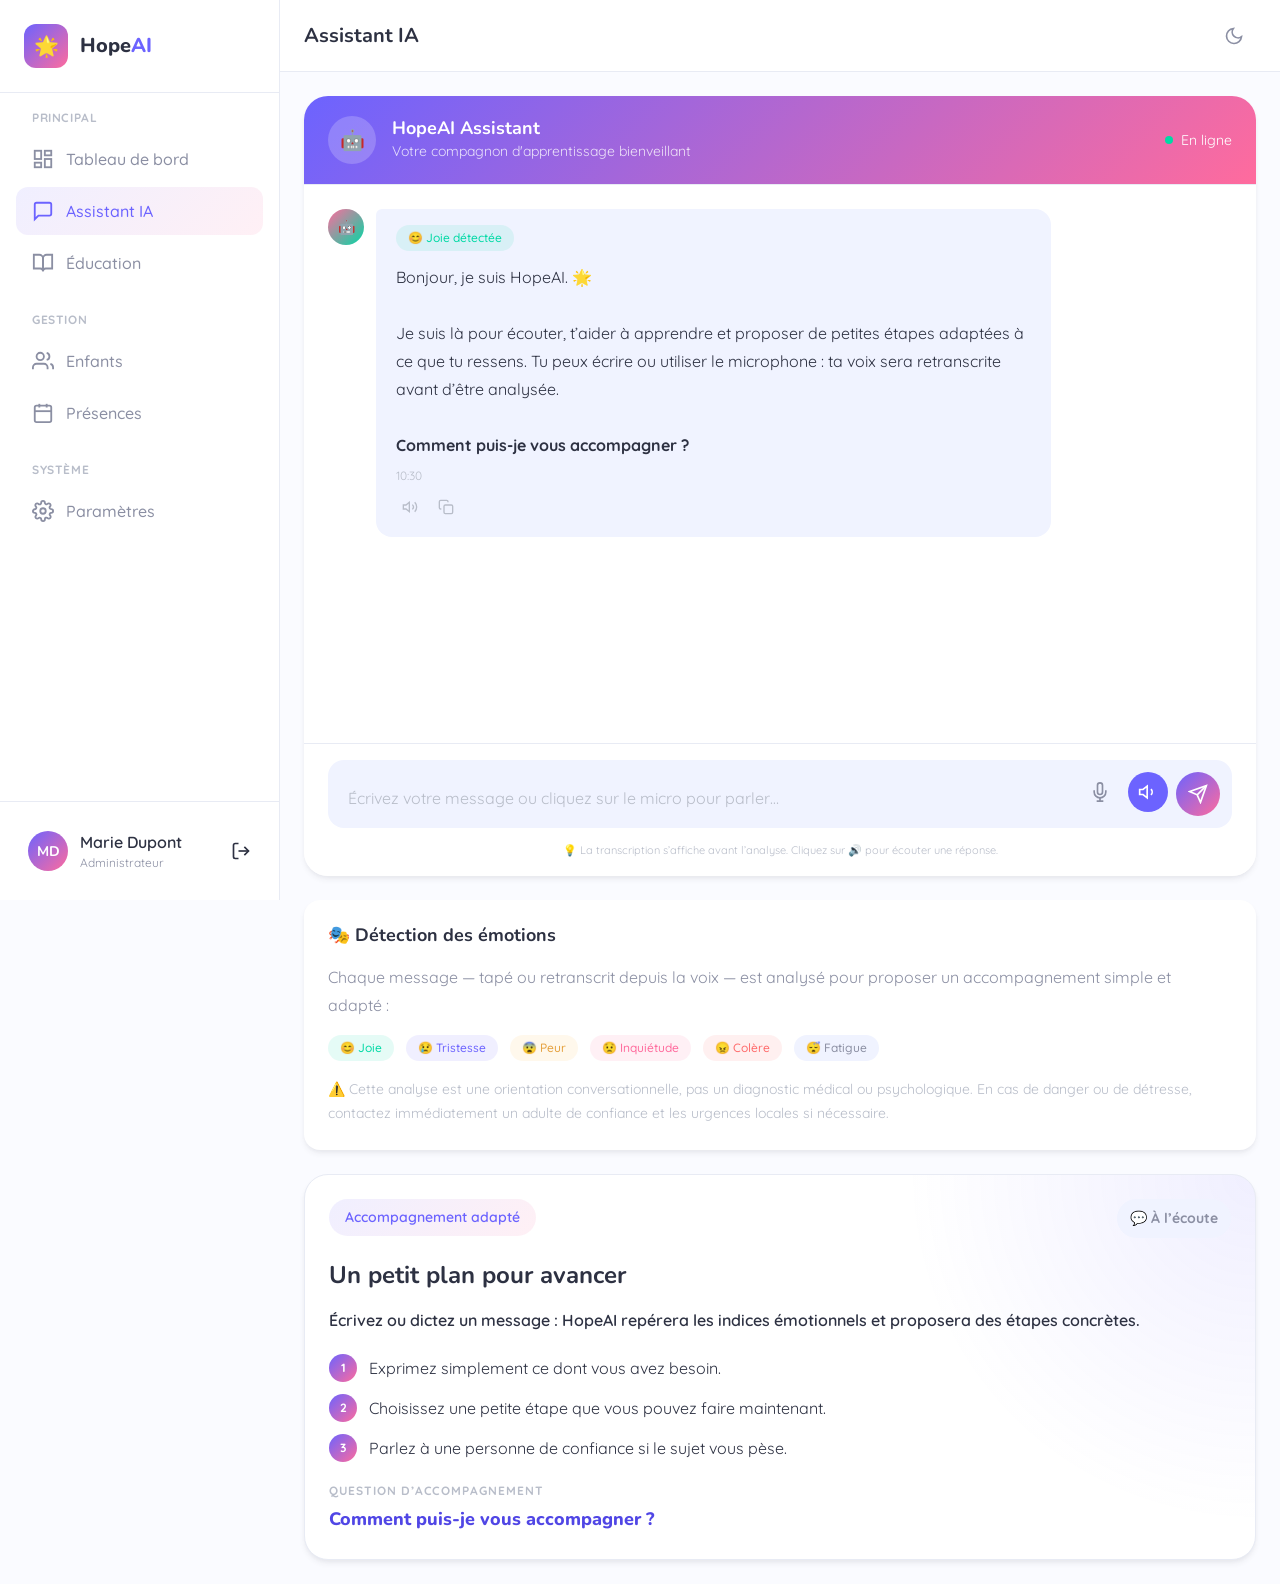
<file: hopeai-kids/assistant.html>
<!DOCTYPE html>
<html lang="fr">
<head>
  <meta charset="UTF-8">
  <meta name="viewport" content="width=device-width, initial-scale=1.0">
  <title>Assistant IA - HopeAI Kids</title>
  <link rel="stylesheet" href="css/variables.css">
  <link rel="stylesheet" href="css/base.css">
  <link rel="stylesheet" href="css/components.css">
  <link rel="stylesheet" href="css/pages.css">
  <link rel="stylesheet" href="css/assistant-enhancements.css">
  <link rel="icon" href="data:image/svg+xml,<svg xmlns='http://www.w3.org/2000/svg' viewBox='0 0 100 100'><rect fill='%236C63FF' rx='20' width='100' height='100'/><text y='.9em' x='50%' text-anchor='middle' font-size='60'>🌟</text></svg>">
  <style>
    .emotion-display {
      display: flex;
      gap: 8px;
      margin-bottom: 12px;
      flex-wrap: wrap;
    }
    .emotion-chip {
      display: inline-flex;
      align-items: center;
      gap: 4px;
      padding: 4px 12px;
      background: var(--bg-secondary);
      border-radius: var(--radius-full);
      font-size: 12px;
      font-weight: 500;
    }
    .emotion-chip.joy { background: var(--color-success-bg); color: var(--color-accent-1); }
    .emotion-chip.sadness { background: var(--color-info-bg); color: var(--color-primary); }
    .emotion-chip.fear { background: var(--color-warning-bg); color: var(--color-accent-2-dark); }
    .emotion-chip.worry { background: rgba(255, 107, 157, 0.1); color: var(--color-secondary); }
    
    .voice-indicator {
      display: flex;
      align-items: center;
      gap: 4px;
    }
    .voice-bar {
      width: 3px;
      height: 16px;
      background: var(--color-primary);
      border-radius: 2px;
      animation: voiceWave 0.5s ease-in-out infinite;
    }
    .voice-bar:nth-child(2) { animation-delay: 0.1s; }
    .voice-bar:nth-child(3) { animation-delay: 0.2s; }
    .voice-bar:nth-child(4) { animation-delay: 0.3s; }
    @keyframes voiceWave {
      0%, 100% { height: 8px; }
      50% { height: 16px; }
    }
  </style>
</head>
<body>
  <!-- Sidebar -->
  <aside class="sidebar">
    <div class="sidebar-header">
      <a href="dashboard.html" class="sidebar-logo">
        <div class="sidebar-logo-icon">🌟</div>
        <span class="sidebar-logo-text">Hope<span>AI</span></span>
      </a>
    </div>
    
    <nav class="sidebar-nav">
      <div class="sidebar-nav-section">
        <div class="sidebar-nav-title">Principal</div>
        <a href="dashboard.html" class="sidebar-nav-item">
          <svg class="nav-icon" viewBox="0 0 24 24" fill="none" stroke="currentColor" stroke-width="2">
            <rect x="3" y="3" width="7" height="9"></rect>
            <rect x="14" y="3" width="7" height="5"></rect>
            <rect x="14" y="12" width="7" height="9"></rect>
            <rect x="3" y="16" width="7" height="5"></rect>
          </svg>
          Tableau de bord
        </a>
        <a href="assistant.html" class="sidebar-nav-item active">
          <svg class="nav-icon" viewBox="0 0 24 24" fill="none" stroke="currentColor" stroke-width="2">
            <path d="M21 15a2 2 0 0 1-2 2H7l-4 4V5a2 2 0 0 1 2-2h14a2 2 0 0 1 2 2z"></path>
          </svg>
          Assistant IA
        </a>
        <a href="education.html" class="sidebar-nav-item">
          <svg class="nav-icon" viewBox="0 0 24 24" fill="none" stroke="currentColor" stroke-width="2">
            <path d="M2 3h6a4 4 0 0 1 4 4v14a3 3 0 0 0-3-3H2z"></path>
            <path d="M22 3h-6a4 4 0 0 0-4 4v14a3 3 0 0 1 3-3h7z"></path>
          </svg>
          Éducation
        </a>
      </div>
      
      <div class="sidebar-nav-section">
        <div class="sidebar-nav-title">Gestion</div>
        <a href="children.html" class="sidebar-nav-item">
          <svg class="nav-icon" viewBox="0 0 24 24" fill="none" stroke="currentColor" stroke-width="2">
            <path d="M17 21v-2a4 4 0 0 0-4-4H5a4 4 0 0 0-4 4v2"></path>
            <circle cx="9" cy="7" r="4"></circle>
            <path d="M23 21v-2a4 4 0 0 0-3-3.87"></path>
            <path d="M16 3.13a4 4 0 0 1 0 7.75"></path>
          </svg>
          Enfants
        </a>
        <a href="attendance.html" class="sidebar-nav-item">
          <svg class="nav-icon" viewBox="0 0 24 24" fill="none" stroke="currentColor" stroke-width="2">
            <rect x="3" y="4" width="18" height="18" rx="2" ry="2"></rect>
            <line x1="16" y1="2" x2="16" y2="6"></line>
            <line x1="8" y1="2" x2="8" y2="6"></line>
            <line x1="3" y1="10" x2="21" y2="10"></line>
          </svg>
          Présences
        </a>
      </div>
      
      <div class="sidebar-nav-section">
        <div class="sidebar-nav-title">Système</div>
        <a href="settings.html" class="sidebar-nav-item">
          <svg class="nav-icon" viewBox="0 0 24 24" fill="none" stroke="currentColor" stroke-width="2">
            <circle cx="12" cy="12" r="3"></circle>
            <path d="M19.4 15a1.65 1.65 0 0 0 .33 1.82l.06.06a2 2 0 0 1 0 2.83 2 2 0 0 1-2.83 0l-.06-.06a1.65 1.65 0 0 0-1.82-.33 1.65 1.65 0 0 0-1 1.51V21a2 2 0 0 1-2 2 2 2 0 0 1-2-2v-.09A1.65 1.65 0 0 0 9 19.4a1.65 1.65 0 0 0-1.82.33l-.06.06a2 2 0 0 1-2.83 0 2 2 0 0 1 0-2.83l.06-.06a1.65 1.65 0 0 0 .33-1.82 1.65 1.65 0 0 0-1.51-1H3a2 2 0 0 1-2-2 2 2 0 0 1 2-2h.09A1.65 1.65 0 0 0 4.6 9a1.65 1.65 0 0 0-.33-1.82l-.06-.06a2 2 0 0 1 0-2.83 2 2 0 0 1 2.83 0l.06.06a1.65 1.65 0 0 0 1.82.33H9a1.65 1.65 0 0 0 1-1.51V3a2 2 0 0 1 2-2 2 2 0 0 1 2 2v.09a1.65 1.65 0 0 0 1 1.51 1.65 1.65 0 0 0 1.82-.33l.06-.06a2 2 0 0 1 2.83 0 2 2 0 0 1 0 2.83l-.06.06a1.65 1.65 0 0 0-.33 1.82V9a1.65 1.65 0 0 0 1.51 1H21a2 2 0 0 1 2 2 2 2 0 0 1-2 2h-.09a1.65 1.65 0 0 0-1.51 1z"></path>
          </svg>
          Paramètres
        </a>
      </div>
    </nav>
    
    <div class="sidebar-footer">
      <div class="sidebar-user" onclick="App.logout()" style="cursor: pointer;">
        <div class="avatar">MD</div>
        <div class="sidebar-user-info">
          <div class="sidebar-user-name">Marie Dupont</div>
          <div class="sidebar-user-role">Administrateur</div>
        </div>
        <svg width="20" height="20" viewBox="0 0 24 24" fill="none" stroke="currentColor" stroke-width="2">
          <path d="M9 21H5a2 2 0 0 1-2-2V5a2 2 0 0 1 2-2h4"></path>
          <polyline points="16 17 21 12 16 7"></polyline>
          <line x1="21" y1="12" x2="9" y2="12"></line>
        </svg>
      </div>
    </div>
  </aside>
  
  <!-- Main Content -->
  <div class="main-wrapper">
    <header class="main-header">
      <div class="header-left">
        <button class="header-btn hide-desktop" onclick="App.toggleSidebar()">
          <svg width="24" height="24" viewBox="0 0 24 24" fill="none" stroke="currentColor" stroke-width="2">
            <line x1="3" y1="12" x2="21" y2="12"></line>
            <line x1="3" y1="6" x2="21" y2="6"></line>
            <line x1="3" y1="18" x2="21" y2="18"></line>
          </svg>
        </button>
        <h1 class="header-title">Assistant IA</h1>
      </div>
      
      <div class="header-right">
        <button class="header-btn" data-theme-toggle onclick="App.toggleTheme()">
          <svg width="20" height="20" viewBox="0 0 24 24" fill="none" stroke="currentColor" stroke-width="2">
            <path d="M21 12.79A9 9 0 1 1 11.21 3 7 7 0 0 0 21 12.79z"></path>
          </svg>
        </button>
      </div>
    </header>
    
    <main class="main-content">
      <div class="assistant-container">
        <!-- Assistant Header -->
        <div class="assistant-header">
          <div class="assistant-avatar">🤖</div>
          <div class="assistant-info">
            <h3>HopeAI Assistant</h3>
            <p>Votre compagnon d'apprentissage bienveillant</p>
          </div>
          <div class="assistant-status">
            <span class="status-dot"></span>
            <span>En ligne</span>
          </div>
        </div>
        
        <!-- Messages -->
        <div id="chatMessages" class="assistant-messages">
          <!-- Welcome message -->
          <div class="message ai">
            <div class="message-avatar">🤖</div>
            <div class="message-content">
              <div class="emotion-display">
                <span class="emotion-chip joy">😊 Joie détectée</span>
              </div>
              <div class="message-text">
                Bonjour, je suis HopeAI. 🌟<br><br>
                Je suis là pour écouter, t’aider à apprendre et proposer de petites étapes adaptées à ce que tu ressens. Tu peux écrire ou utiliser le microphone : ta voix sera retranscrite avant d’être analysée.<br><br>
                <strong>Comment puis-je vous accompagner&nbsp;?</strong>
              </div>
              <div class="message-time">10:30</div>
              <div class="message-actions">
                <button class="message-action-btn" onclick="speakMessage(this)" title="Écouter">
                  <svg width="16" height="16" viewBox="0 0 24 24" fill="none" stroke="currentColor" stroke-width="2">
                    <polygon points="11 5 6 9 2 9 2 15 6 15 11 19 11 5"></polygon>
                    <path d="M15.54 8.46a5 5 0 0 1 0 7.07"></path>
                    <path d="M19.07 4.93a10 10 0 0 1 0 14.14"></path>
                  </svg>
                </button>
                <button class="message-action-btn" onclick="copyMessage(this)" title="Copier">
                  <svg width="16" height="16" viewBox="0 0 24 24" fill="none" stroke="currentColor" stroke-width="2">
                    <rect x="9" y="9" width="13" height="13" rx="2" ry="2"></rect>
                    <path d="M5 15H4a2 2 0 0 1-2-2V4a2 2 0 0 1 2-2h9a2 2 0 0 1 2 2v1"></path>
                  </svg>
                </button>
              </div>
            </div>
          </div>
        </div>
        
        <!-- Input Area -->
        <div class="assistant-input-area">
          <div id="recordingIndicator" class="recording-indicator">
            <span class="recording-dot"></span>
            <span class="recording-text">Écoute en cours… Parlez naturellement.</span>
            <span class="voice-indicator" style="margin-left: auto;">
              <span class="voice-bar"></span>
              <span class="voice-bar"></span>
              <span class="voice-bar"></span>
              <span class="voice-bar"></span>
            </span>
          </div>

          <div id="voiceTranscript" class="voice-transcript" role="status" aria-live="polite" hidden>
            <span class="voice-transcript-icon">🎙️</span>
            <div>
              <div id="voiceTranscriptStatus" class="voice-transcript-status">Transcription vocale</div>
              <div id="voiceTranscriptText" class="voice-transcript-text">Vos mots apparaîtront ici.</div>
            </div>
          </div>
          
          <div class="assistant-input-wrapper">
            <textarea 
              id="messageInput" 
              class="assistant-input" 
              placeholder="Écrivez votre message ou cliquez sur le micro pour parler…"
              rows="1"
            ></textarea>
            
            <div class="assistant-tools">
              <button id="voiceBtn" class="assistant-tool-btn" onclick="toggleVoice()" title="Parler à HopeAI" aria-label="Parler à HopeAI" aria-pressed="false">
                <svg width="20" height="20" viewBox="0 0 24 24" fill="none" stroke="currentColor" stroke-width="2">
                  <path d="M12 1a3 3 0 0 0-3 3v8a3 3 0 0 0 6 0V4a3 3 0 0 0-3-3z"></path>
                  <path d="M19 10v2a7 7 0 0 1-14 0v-2"></path>
                  <line x1="12" y1="19" x2="12" y2="23"></line>
                  <line x1="8" y1="23" x2="16" y2="23"></line>
                </svg>
              </button>
              
              <button id="speakBtn" class="assistant-tool-btn" onclick="toggleSpeech()" title="Activer ou désactiver la lecture vocale" aria-label="Activer ou désactiver la lecture vocale" aria-pressed="true">
                <svg width="20" height="20" viewBox="0 0 24 24" fill="none" stroke="currentColor" stroke-width="2">
                  <polygon points="11 5 6 9 2 9 2 15 6 15 11 19 11 5"></polygon>
                  <path d="M15.54 8.46a5 5 0 0 1 0 7.07"></path>
                </svg>
              </button>
              
              <button id="sendBtn" class="assistant-send-btn" onclick="sendMessage()">
                <svg width="20" height="20" viewBox="0 0 24 24" fill="none" stroke="currentColor" stroke-width="2">
                  <line x1="22" y1="2" x2="11" y2="13"></line>
                  <polygon points="22 2 15 22 11 13 2 9 22 2"></polygon>
                </svg>
              </button>
            </div>
          </div>
          
          <div style="text-align: center; margin-top: 8px;">
            <span style="font-size: 11px; color: var(--text-muted);">
              💡 La transcription s’affiche avant l’analyse. Cliquez sur 🔊 pour écouter une réponse.
            </span>
          </div>
        </div>
      </div>
      
      <!-- Emotion Detection Info -->
      <div class="card" style="margin-top: var(--space-6);">
        <div class="card-header">
          <h3 class="card-title">🎭 Détection des émotions</h3>
        </div>
        <div class="card-body">
          <p style="margin-bottom: var(--space-4);">
            Chaque message — tapé ou retranscrit depuis la voix — est analysé pour proposer un accompagnement simple et adapté&nbsp;:
          </p>
          <div style="display: flex; gap: 12px; flex-wrap: wrap;">
            <span class="emotion-chip joy">😊 Joie</span>
            <span class="emotion-chip sadness">😢 Tristesse</span>
            <span class="emotion-chip fear">😨 Peur</span>
            <span class="emotion-chip worry">😟 Inquiétude</span>
            <span class="emotion-chip anger">😠 Colère</span>
            <span class="emotion-chip fatigue">😴 Fatigue</span>
          </div>
          <p style="margin-top: var(--space-4); font-size: var(--text-sm); color: var(--text-muted);">
            ⚠️ Cette analyse est une orientation conversationnelle, pas un diagnostic médical ou psychologique. En cas de danger ou de détresse, contactez immédiatement un adulte de confiance et les urgences locales si nécessaire.
          </p>
        </div>
      </div>

      <!-- Live accompaniment plan populated after every message -->
      <section id="supportPlan" class="support-plan-card" aria-live="polite">
        <div class="support-plan-heading">
          <div>
            <span class="section-badge">Accompagnement adapté</span>
            <h2>Un petit plan pour avancer</h2>
          </div>
          <span id="supportEmotion" class="support-emotion neutral">💬 À l’écoute</span>
        </div>
        <p id="supportSummary" class="support-summary">Écrivez ou dictez un message : HopeAI repérera les indices émotionnels et proposera des étapes concrètes.</p>
        <p id="supportKeywords" class="support-keywords" hidden></p>
        <ol id="supportActions" class="support-actions">
          <li><span class="support-step">1</span><span>Exprimez simplement ce dont vous avez besoin.</span></li>
          <li><span class="support-step">2</span><span>Choisissez une petite étape que vous pouvez faire maintenant.</span></li>
          <li><span class="support-step">3</span><span>Parlez à une personne de confiance si le sujet vous pèse.</span></li>
        </ol>
        <div id="safetyNotice" class="safety-notice" hidden>
          <strong>Votre sécurité passe avant tout.</strong> Allez vers un adulte de confiance maintenant et contactez les urgences locales s’il y a un danger immédiat.
        </div>
        <div class="support-question-label">Question d’accompagnement</div>
        <p id="supportQuestion" class="support-question">Comment puis-je vous accompagner&nbsp;?</p>
      </section>
    </main>
  </div>
  
  <!-- Mobile Navigation -->
  <nav class="mobile-nav">
    <div class="mobile-nav-list">
      <a href="dashboard.html" class="mobile-nav-item">
        <svg class="nav-icon" viewBox="0 0 24 24" fill="none" stroke="currentColor" stroke-width="2">
          <rect x="3" y="3" width="7" height="9"></rect>
          <rect x="14" y="3" width="7" height="5"></rect>
          <rect x="14" y="12" width="7" height="9"></rect>
          <rect x="3" y="16" width="7" height="5"></rect>
        </svg>
        <span>Accueil</span>
      </a>
      <a href="assistant.html" class="mobile-nav-item active">
        <svg class="nav-icon" viewBox="0 0 24 24" fill="none" stroke="currentColor" stroke-width="2">
          <path d="M21 15a2 2 0 0 1-2 2H7l-4 4V5a2 2 0 0 1 2-2h14a2 2 0 0 1 2 2z"></path>
        </svg>
        <span>IA</span>
      </a>
      <a href="education.html" class="mobile-nav-item">
        <svg class="nav-icon" viewBox="0 0 24 24" fill="none" stroke="currentColor" stroke-width="2">
          <path d="M2 3h6a4 4 0 0 1 4 4v14a3 3 0 0 0-3-3H2z"></path>
          <path d="M22 3h-6a4 4 0 0 0-4 4v14a3 3 0 0 1 3-3h7z"></path>
        </svg>
        <span>Éducation</span>
      </a>
      <a href="children.html" class="mobile-nav-item">
        <svg class="nav-icon" viewBox="0 0 24 24" fill="none" stroke="currentColor" stroke-width="2">
          <path d="M17 21v-2a4 4 0 0 0-4-4H5a4 4 0 0 0-4 4v2"></path>
          <circle cx="9" cy="7" r="4"></circle>
        </svg>
        <span>Enfants</span>
      </a>
      <a href="settings.html" class="mobile-nav-item">
        <svg class="nav-icon" viewBox="0 0 24 24" fill="none" stroke="currentColor" stroke-width="2">
          <circle cx="12" cy="12" r="3"></circle>
          <path d="M19.4 15a1.65 1.65 0 0 0 .33 1.82l.06.06a2 2 0 0 1 0 2.83 2 2 0 0 1-2.83 0l-.06-.06a1.65 1.65 0 0 0-1.82-.33 1.65 1.65 0 0 0-1 1.51V21a2 2 0 0 1-2 2 2 2 0 0 1-2-2v-.09A1.65 1.65 0 0 0 9 19.4a1.65 1.65 0 0 0-1.82.33l-.06.06a2 2 0 0 1-2.83 0 2 2 0 0 1 0-2.83l.06-.06a1.65 1.65 0 0 0 .33-1.82 1.65 1.65 0 0 0-1.51-1H3a2 2 0 0 1-2-2 2 2 0 0 1 2-2h.09A1.65 1.65 0 0 0 4.6 9a1.65 1.65 0 0 0-.33-1.82l-.06-.06a2 2 0 0 1 0-2.83 2 2 0 0 1 2.83 0l.06.06a1.65 1.65 0 0 0 1.82.33H9a1.65 1.65 0 0 0 1-1.51V3a2 2 0 0 1 2-2 2 2 0 0 1 2 2v.09a1.65 1.65 0 0 0 1 1.51 1.65 1.65 0 0 0 1.82-.33l.06-.06a2 2 0 0 1 2.83 0 2 2 0 0 1 0 2.83l-.06.06a1.65 1.65 0 0 0-.33 1.82V9a1.65 1.65 0 0 0 1.51 1H21a2 2 0 0 1 2 2 2 2 0 0 1-2 2h-.09a1.65 1.65 0 0 0-1.51 1z"></path>
        </svg>
        <span>Paramètres</span>
      </a>
    </div>
  </nav>
  
  <!-- Toast Container -->
  <div class="toast-container"></div>
  
  <script src="js/utils.js"></script>
  <script src="js/app.js"></script>
  <script src="js/assistant.js"></script>

</body>
</html>
</file>
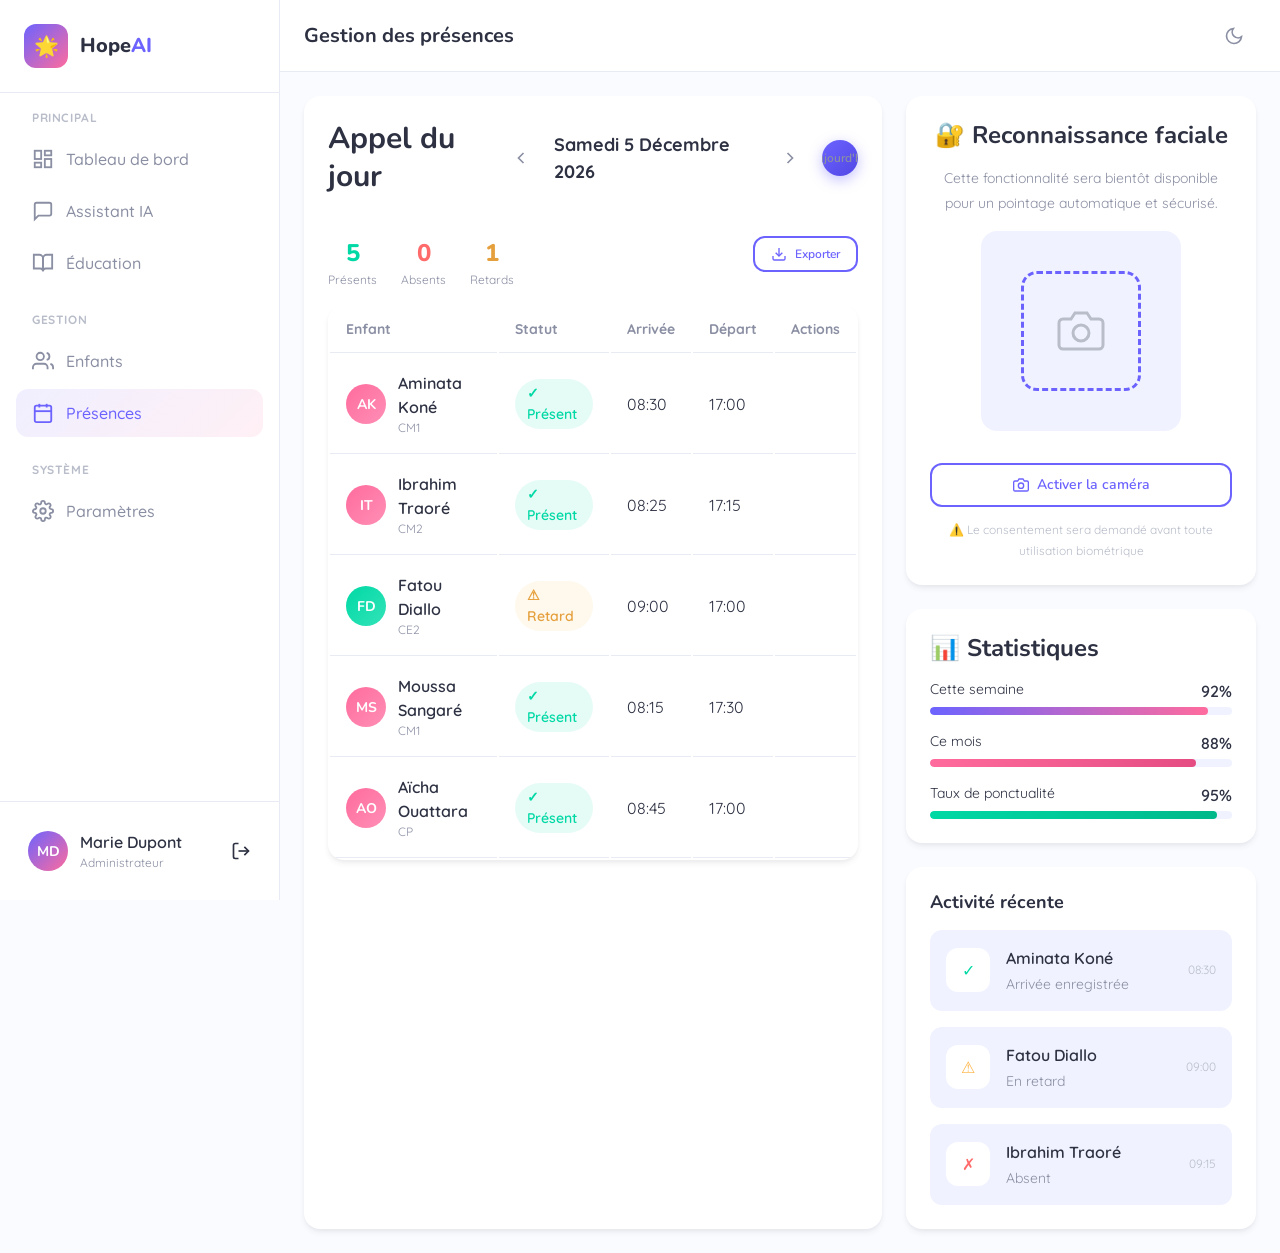
<file: hopeai-kids/attendance.html>
<!DOCTYPE html>
<html lang="fr">
<head>
  <meta charset="UTF-8">
  <meta name="viewport" content="width=device-width, initial-scale=1.0">
  <title>Présences - HopeAI Kids</title>
  <link rel="stylesheet" href="css/variables.css">
  <link rel="stylesheet" href="css/base.css">
  <link rel="stylesheet" href="css/components.css">
  <link rel="stylesheet" href="css/pages.css">
  <link rel="icon" href="data:image/svg+xml,<svg xmlns='http://www.w3.org/2000/svg' viewBox='0 0 100 100'><rect fill='%236C63FF' rx='20' width='100' height='100'/><text y='.9em' x='50%' text-anchor='middle' font-size='60'>🌟</text></svg>">
</head>
<body>
  <!-- Sidebar -->
  <aside class="sidebar">
    <div class="sidebar-header">
      <a href="dashboard.html" class="sidebar-logo">
        <div class="sidebar-logo-icon">🌟</div>
        <span class="sidebar-logo-text">Hope<span>AI</span></span>
      </a>
    </div>
    
    <nav class="sidebar-nav">
      <div class="sidebar-nav-section">
        <div class="sidebar-nav-title">Principal</div>
        <a href="dashboard.html" class="sidebar-nav-item">
          <svg class="nav-icon" viewBox="0 0 24 24" fill="none" stroke="currentColor" stroke-width="2">
            <rect x="3" y="3" width="7" height="9"></rect>
            <rect x="14" y="3" width="7" height="5"></rect>
            <rect x="14" y="12" width="7" height="9"></rect>
            <rect x="3" y="16" width="7" height="5"></rect>
          </svg>
          Tableau de bord
        </a>
        <a href="assistant.html" class="sidebar-nav-item">
          <svg class="nav-icon" viewBox="0 0 24 24" fill="none" stroke="currentColor" stroke-width="2">
            <path d="M21 15a2 2 0 0 1-2 2H7l-4 4V5a2 2 0 0 1 2-2h14a2 2 0 0 1 2 2z"></path>
          </svg>
          Assistant IA
        </a>
        <a href="education.html" class="sidebar-nav-item">
          <svg class="nav-icon" viewBox="0 0 24 24" fill="none" stroke="currentColor" stroke-width="2">
            <path d="M2 3h6a4 4 0 0 1 4 4v14a3 3 0 0 0-3-3H2z"></path>
            <path d="M22 3h-6a4 4 0 0 0-4 4v14a3 3 0 0 1 3-3h7z"></path>
          </svg>
          Éducation
        </a>
      </div>
      
      <div class="sidebar-nav-section">
        <div class="sidebar-nav-title">Gestion</div>
        <a href="children.html" class="sidebar-nav-item">
          <svg class="nav-icon" viewBox="0 0 24 24" fill="none" stroke="currentColor" stroke-width="2">
            <path d="M17 21v-2a4 4 0 0 0-4-4H5a4 4 0 0 0-4 4v2"></path>
            <circle cx="9" cy="7" r="4"></circle>
            <path d="M23 21v-2a4 4 0 0 0-3-3.87"></path>
            <path d="M16 3.13a4 4 0 0 1 0 7.75"></path>
          </svg>
          Enfants
        </a>
        <a href="attendance.html" class="sidebar-nav-item active">
          <svg class="nav-icon" viewBox="0 0 24 24" fill="none" stroke="currentColor" stroke-width="2">
            <rect x="3" y="4" width="18" height="18" rx="2" ry="2"></rect>
            <line x1="16" y1="2" x2="16" y2="6"></line>
            <line x1="8" y1="2" x2="8" y2="6"></line>
            <line x1="3" y1="10" x2="21" y2="10"></line>
          </svg>
          Présences
        </a>
      </div>
      
      <div class="sidebar-nav-section">
        <div class="sidebar-nav-title">Système</div>
        <a href="settings.html" class="sidebar-nav-item">
          <svg class="nav-icon" viewBox="0 0 24 24" fill="none" stroke="currentColor" stroke-width="2">
            <circle cx="12" cy="12" r="3"></circle>
            <path d="M19.4 15a1.65 1.65 0 0 0 .33 1.82l.06.06a2 2 0 0 1 0 2.83 2 2 0 0 1-2.83 0l-.06-.06a1.65 1.65 0 0 0-1.82-.33 1.65 1.65 0 0 0-1 1.51V21a2 2 0 0 1-2 2 2 2 0 0 1-2-2v-.09A1.65 1.65 0 0 0 9 19.4a1.65 1.65 0 0 0-1.82.33l-.06.06a2 2 0 0 1-2.83 0 2 2 0 0 1 0-2.83l.06-.06a1.65 1.65 0 0 0 .33-1.82 1.65 1.65 0 0 0-1.51-1H3a2 2 0 0 1-2-2 2 2 0 0 1 2-2h.09A1.65 1.65 0 0 0 4.6 9a1.65 1.65 0 0 0-.33-1.82l-.06-.06a2 2 0 0 1 0-2.83 2 2 0 0 1 2.83 0l.06.06a1.65 1.65 0 0 0 1.82.33H9a1.65 1.65 0 0 0 1-1.51V3a2 2 0 0 1 2-2 2 2 0 0 1 2 2v.09a1.65 1.65 0 0 0 1 1.51 1.65 1.65 0 0 0 1.82-.33l.06-.06a2 2 0 0 1 2.83 0 2 2 0 0 1 0 2.83l-.06.06a1.65 1.65 0 0 0-.33 1.82V9a1.65 1.65 0 0 0 1.51 1H21a2 2 0 0 1 2 2 2 2 0 0 1-2 2h-.09a1.65 1.65 0 0 0-1.51 1z"></path>
          </svg>
          Paramètres
        </a>
      </div>
    </nav>
    
    <div class="sidebar-footer">
      <div class="sidebar-user" onclick="App.logout()" style="cursor: pointer;">
        <div class="avatar">MD</div>
        <div class="sidebar-user-info">
          <div class="sidebar-user-name">Marie Dupont</div>
          <div class="sidebar-user-role">Administrateur</div>
        </div>
        <svg width="20" height="20" viewBox="0 0 24 24" fill="none" stroke="currentColor" stroke-width="2">
          <path d="M9 21H5a2 2 0 0 1-2-2V5a2 2 0 0 1 2-2h4"></path>
          <polyline points="16 17 21 12 16 7"></polyline>
          <line x1="21" y1="12" x2="9" y2="12"></line>
        </svg>
      </div>
    </div>
  </aside>
  
  <!-- Main Content -->
  <div class="main-wrapper">
    <header class="main-header">
      <div class="header-left">
        <button class="header-btn hide-desktop" onclick="App.toggleSidebar()">
          <svg width="24" height="24" viewBox="0 0 24 24" fill="none" stroke="currentColor" stroke-width="2">
            <line x1="3" y1="12" x2="21" y2="12"></line>
            <line x1="3" y1="6" x2="21" y2="6"></line>
            <line x1="3" y1="18" x2="21" y2="18"></line>
          </svg>
        </button>
        <h1 class="header-title">Gestion des présences</h1>
      </div>
      
      <div class="header-right">
        <button class="header-btn" data-theme-toggle onclick="App.toggleTheme()">
          <svg width="20" height="20" viewBox="0 0 24 24" fill="none" stroke="currentColor" stroke-width="2">
            <path d="M21 12.79A9 9 0 1 1 11.21 3 7 7 0 0 0 21 12.79z"></path>
          </svg>
        </button>
      </div>
    </header>
    
    <main class="main-content">
      <div class="attendance-layout">
        <!-- Main Attendance Section -->
        <div class="attendance-main">
          <div class="attendance-header">
            <h2>Appel du jour</h2>
            <div class="attendance-date-nav">
              <button onclick="changeDate(-1)">
                <svg width="20" height="20" viewBox="0 0 24 24" fill="none" stroke="currentColor" stroke-width="2">
                  <polyline points="15 18 9 12 15 6"></polyline>
                </svg>
              </button>
              <span class="attendance-date-display" id="currentDate">Chargement…</span>
              <button onclick="changeDate(1)">
                <svg width="20" height="20" viewBox="0 0 24 24" fill="none" stroke="currentColor" stroke-width="2">
                  <polyline points="9 18 15 12 9 6"></polyline>
                </svg>
              </button>
              <button class="btn btn-sm btn-primary" onclick="goToToday()">Aujourd'hui</button>
            </div>
          </div>
          
          <div style="display: flex; justify-content: space-between; align-items: center; margin-bottom: 16px;">
            <div class="summary-stats" style="display: flex; gap: 24px;">
              <div class="summary-stat present">
                <div class="summary-stat-value" style="color: var(--color-accent-1);">4</div>
                <div class="summary-stat-label">Présents</div>
              </div>
              <div class="summary-stat absent">
                <div class="summary-stat-value" style="color: var(--color-danger);">1</div>
                <div class="summary-stat-label">Absents</div>
              </div>
              <div class="summary-stat late">
                <div class="summary-stat-value" style="color: var(--color-accent-2-dark);">1</div>
                <div class="summary-stat-label">Retards</div>
              </div>
            </div>
            
            <div style="display: flex; gap: 8px;">
              <button class="btn btn-sm btn-outline" onclick="exportAttendance()">
                <svg width="16" height="16" viewBox="0 0 24 24" fill="none" stroke="currentColor" stroke-width="2">
                  <path d="M21 15v4a2 2 0 0 1-2 2H5a2 2 0 0 1-2-2v-4"></path>
                  <polyline points="7 10 12 15 17 10"></polyline>
                  <line x1="12" y1="15" x2="12" y2="3"></line>
                </svg>
                Exporter
              </button>
            </div>
          </div>
          
          <div class="table-container">
            <table class="attendance-table">
              <thead>
                <tr>
                  <th>Enfant</th>
                  <th>Statut</th>
                  <th>Arrivée</th>
                  <th>Départ</th>
                  <th>Actions</th>
                </tr>
              </thead>
              <tbody id="attendanceTable">
                <!-- Populated by JS -->
              </tbody>
            </table>
          </div>
        </div>
        
        <!-- Sidebar -->
        <div class="attendance-sidebar">
          <!-- Face Recognition Card -->
          <div class="face-recognition-card">
            <h3 style="margin-bottom: 16px;">🔐 Reconnaissance faciale</h3>
            <p style="font-size: 14px; color: var(--text-secondary); margin-bottom: 16px;">
              Cette fonctionnalité sera bientôt disponible pour un pointage automatique et sécurisé.
            </p>
            
            <div class="face-recognition-preview">
              <div class="face-recognition-placeholder">
                <svg width="48" height="48" viewBox="0 0 24 24" fill="none" stroke="currentColor" stroke-width="1.5" style="color: var(--text-muted);">
                  <path d="M23 19a2 2 0 0 1-2 2H3a2 2 0 0 1-2-2V8a2 2 0 0 1 2-2h4l2-3h6l2 3h4a2 2 0 0 1 2 2z"></path>
                  <circle cx="12" cy="13" r="4"></circle>
                </svg>
              </div>
              <div class="face-overlay"></div>
            </div>
            
            <button class="btn btn-outline btn-block" style="margin-top: 16px;" onclick="initCamera()">
              <svg width="16" height="16" viewBox="0 0 24 24" fill="none" stroke="currentColor" stroke-width="2">
                <path d="M23 19a2 2 0 0 1-2 2H3a2 2 0 0 1-2-2V8a2 2 0 0 1 2-2h4l2-3h6l2 3h4a2 2 0 0 1 2 2z"></path>
                <circle cx="12" cy="13" r="4"></circle>
              </svg>
              Activer la caméra
            </button>
            
            <p style="font-size: 12px; color: var(--text-muted); margin-top: 12px; text-align: center;">
              ⚠️ Le consentement sera demandé avant toute utilisation biométrique
            </p>
          </div>
          
          <!-- Quick Stats -->
          <div class="attendance-summary">
            <h3 style="margin-bottom: 16px;">📊 Statistiques</h3>
            
            <div style="display: flex; flex-direction: column; gap: 16px;">
              <div>
                <div style="display: flex; justify-content: space-between; margin-bottom: 4px;">
                  <span style="font-size: 14px;">Cette semaine</span>
                  <span style="font-weight: 600;">92%</span>
                </div>
                <div class="progress">
                  <div class="progress-bar" style="width: 92%;"></div>
                </div>
              </div>
              
              <div>
                <div style="display: flex; justify-content: space-between; margin-bottom: 4px;">
                  <span style="font-size: 14px;">Ce mois</span>
                  <span style="font-weight: 600;">88%</span>
                </div>
                <div class="progress">
                  <div class="progress-bar" style="width: 88%; background: linear-gradient(90deg, var(--color-secondary), var(--color-secondary-dark));"></div>
                </div>
              </div>
              
              <div>
                <div style="display: flex; justify-content: space-between; margin-bottom: 4px;">
                  <span style="font-size: 14px;">Taux de ponctualité</span>
                  <span style="font-weight: 600;">95%</span>
                </div>
                <div class="progress">
                  <div class="progress-bar" style="width: 95%; background: linear-gradient(90deg, var(--color-accent-1), var(--color-accent-1-dark));"></div>
                </div>
              </div>
            </div>
          </div>
          
          <!-- Recent Activity -->
          <div class="card">
            <div class="card-header">
              <h3 class="card-title">Activité récente</h3>
            </div>
            <div class="activity-list">
              <div class="activity-item">
                <div class="activity-icon" style="color: var(--color-success);">✓</div>
                <div class="activity-content">
                  <div class="activity-title">Aminata Koné</div>
                  <div class="activity-meta">Arrivée enregistrée</div>
                </div>
                <div class="activity-time">08:30</div>
              </div>
              <div class="activity-item">
                <div class="activity-icon" style="color: var(--color-warning);">⚠</div>
                <div class="activity-content">
                  <div class="activity-title">Fatou Diallo</div>
                  <div class="activity-meta">En retard</div>
                </div>
                <div class="activity-time">09:00</div>
              </div>
              <div class="activity-item">
                <div class="activity-icon" style="color: var(--color-danger);">✗</div>
                <div class="activity-content">
                  <div class="activity-title">Ibrahim Traoré</div>
                  <div class="activity-meta">Absent</div>
                </div>
                <div class="activity-time">09:15</div>
              </div>
            </div>
          </div>
        </div>
      </div>
    </main>
  </div>
  
  <!-- Camera Modal -->
  <div id="cameraModal" class="modal">
    <div class="modal-header">
      <h3 class="modal-title">Capture pour reconnaissance faciale</h3>
      <button class="modal-close" onclick="closeCamera()">
        <svg width="24" height="24" viewBox="0 0 24 24" fill="none" stroke="currentColor" stroke-width="2">
          <line x1="18" y1="6" x2="6" y2="18"></line>
          <line x1="6" y1="6" x2="18" y2="18"></line>
        </svg>
      </button>
    </div>
    <div class="modal-body" style="text-align: center;">
      <video id="cameraPreview" width="100%" style="border-radius: 12px; background: #000;" autoplay></video>
      <canvas id="cameraCanvas" style="display: none;"></canvas>
      
      <div style="margin-top: 16px;">
        <button class="btn btn-primary" onclick="capturePhoto()">
          <svg width="20" height="20" viewBox="0 0 24 24" fill="none" stroke="currentColor" stroke-width="2">
            <circle cx="12" cy="12" r="10"></circle>
            <circle cx="12" cy="12" r="3"></circle>
          </svg>
          Capturer
        </button>
      </div>
      
      <p style="font-size: 12px; color: var(--text-muted); margin-top: 16px;">
        La capture sera analysée pour vérifier l'identité de l'enfant. Les données sont chiffrées et stockées de manière sécurisée.
      </p>
    </div>
  </div>
  
  <!-- Mobile Navigation -->
  <nav class="mobile-nav">
    <div class="mobile-nav-list">
      <a href="dashboard.html" class="mobile-nav-item">
        <svg class="nav-icon" viewBox="0 0 24 24" fill="none" stroke="currentColor" stroke-width="2">
          <rect x="3" y="3" width="7" height="9"></rect>
          <rect x="14" y="3" width="7" height="5"></rect>
          <rect x="14" y="12" width="7" height="9"></rect>
          <rect x="3" y="16" width="7" height="5"></rect>
        </svg>
        <span>Accueil</span>
      </a>
      <a href="assistant.html" class="mobile-nav-item">
        <svg class="nav-icon" viewBox="0 0 24 24" fill="none" stroke="currentColor" stroke-width="2">
          <path d="M21 15a2 2 0 0 1-2 2H7l-4 4V5a2 2 0 0 1 2-2h14a2 2 0 0 1 2 2z"></path>
        </svg>
        <span>IA</span>
      </a>
      <a href="education.html" class="mobile-nav-item">
        <svg class="nav-icon" viewBox="0 0 24 24" fill="none" stroke="currentColor" stroke-width="2">
          <path d="M2 3h6a4 4 0 0 1 4 4v14a3 3 0 0 0-3-3H2z"></path>
          <path d="M22 3h-6a4 4 0 0 0-4 4v14a3 3 0 0 1 3-3h7z"></path>
        </svg>
        <span>Éducation</span>
      </a>
      <a href="children.html" class="mobile-nav-item">
        <svg class="nav-icon" viewBox="0 0 24 24" fill="none" stroke="currentColor" stroke-width="2">
          <path d="M17 21v-2a4 4 0 0 0-4-4H5a4 4 0 0 0-4 4v2"></path>
          <circle cx="9" cy="7" r="4"></circle>
        </svg>
        <span>Enfants</span>
      </a>
      <a href="settings.html" class="mobile-nav-item">
        <svg class="nav-icon" viewBox="0 0 24 24" fill="none" stroke="currentColor" stroke-width="2">
          <circle cx="12" cy="12" r="3"></circle>
          <path d="M19.4 15a1.65 1.65 0 0 0 .33 1.82l.06.06a2 2 0 0 1 0 2.83 2 2 0 0 1-2.83 0l-.06-.06a1.65 1.65 0 0 0-1.82-.33 1.65 1.65 0 0 0-1 1.51V21a2 2 0 0 1-2 2 2 2 0 0 1-2-2v-.09A1.65 1.65 0 0 0 9 19.4a1.65 1.65 0 0 0-1.82.33l-.06.06a2 2 0 0 1-2.83 0 2 2 0 0 1 0-2.83l.06-.06a1.65 1.65 0 0 0 .33-1.82 1.65 1.65 0 0 0-1.51-1H3a2 2 0 0 1-2-2 2 2 0 0 1 2-2h.09A1.65 1.65 0 0 0 4.6 9a1.65 1.65 0 0 0-.33-1.82l-.06-.06a2 2 0 0 1 0-2.83 2 2 0 0 1 2.83 0l.06.06a1.65 1.65 0 0 0 1.82.33H9a1.65 1.65 0 0 0 1-1.51V3a2 2 0 0 1 2-2 2 2 0 0 1 2 2v.09a1.65 1.65 0 0 0 1 1.51 1.65 1.65 0 0 0 1.82-.33l.06-.06a2 2 0 0 1 2.83 0 2 2 0 0 1 0 2.83l-.06.06a1.65 1.65 0 0 0-.33 1.82V9a1.65 1.65 0 0 0 1.51 1H21a2 2 0 0 1 2 2 2 2 0 0 1-2 2h-.09a1.65 1.65 0 0 0-1.51 1z"></path>
        </svg>
        <span>Paramètres</span>
      </a>
    </div>
  </nav>
  
  <!-- Toast Container -->
  <div class="toast-container"></div>
  <div class="modal-backdrop"></div>
  
  <script src="js/utils.js"></script>
  <script src="js/app.js"></script>
  <script>
    let currentDate = new Date();
    let cameraStream = null;
    
    // Format date for display
    function formatDisplayDate(date) {
      const days = ['Dimanche', 'Lundi', 'Mardi', 'Mercredi', 'Jeudi', 'Vendredi', 'Samedi'];
      const months = ['Janvier', 'Février', 'Mars', 'Avril', 'Mai', 'Juin', 'Juillet', 'Août', 'Septembre', 'Octobre', 'Novembre', 'Décembre'];
      return `${days[date.getDay()]} ${date.getDate()} ${months[date.getMonth()]} ${date.getFullYear()}`;
    }
    
    // Update date display
    function updateDateDisplay() {
      document.getElementById('currentDate').textContent = formatDisplayDate(currentDate);
      App.renderAttendanceTable(currentDate.getFullYear() + '-' + String(currentDate.getMonth() + 1).padStart(2, '0') + '-' + String(currentDate.getDate()).padStart(2, '0'));
    }
    
    // Change date
    function changeDate(delta) {
      currentDate.setDate(currentDate.getDate() + delta);
      updateDateDisplay();
    }
    
    // Go to today
    function goToToday() {
      currentDate = new Date();
      updateDateDisplay();
    }
    
    // Export the attendance currently displayed as a CSV file.
    function exportAttendance() {
      const date = currentDate.getFullYear() + '-' + String(currentDate.getMonth() + 1).padStart(2, '0') + '-' + String(currentDate.getDate()).padStart(2, '0');
      const rows = [['Enfant', 'Classe', 'Statut', 'Arrivée', 'Départ']];

      App.state.children.forEach(child => {
        const record = App.state.attendance.find(item => item.childId === child.id && item.date === date);
        const status = record?.status === 'present' ? 'Présent' : record?.status === 'late' ? 'Retard' : 'Absent';
        rows.push([child.name, child.class, status, record?.checkIn || '', record?.checkOut || '']);
      });

      const csv = '\uFEFF' + rows.map(row => row.map(value => `"${String(value).replaceAll('"', '""')}"`).join(';')).join('\n');
      const blob = new Blob([csv], { type: 'text/csv;charset=utf-8;' });
      const url = URL.createObjectURL(blob);
      const link = document.createElement('a');
      link.href = url;
      link.download = `presences-${date}.csv`;
      link.click();
      URL.revokeObjectURL(url);
      App.showToast('success', 'Export terminé', 'Le fichier CSV a été téléchargé.');
    }
    
    // Initialize camera
    async function initCamera() {
      try {
        cameraStream = await navigator.mediaDevices.getUserMedia({ video: true });
        const video = document.getElementById('cameraPreview');
        video.srcObject = cameraStream;
        App.openModal('cameraModal');
      } catch (err) {
        console.error('Camera access denied:', err);
        App.showToast('error', 'Erreur', 'Impossible d\'accéder à la caméra. Veuillez vérifier les permissions.');
      }
    }
    
    // Close camera
    function closeCamera() {
      if (cameraStream) {
        cameraStream.getTracks().forEach(track => track.stop());
        cameraStream = null;
      }
      App.closeModal('cameraModal');
    }
    
    // Capture photo
    function capturePhoto() {
      const video = document.getElementById('cameraPreview');
      const canvas = document.getElementById('cameraCanvas');
      
      canvas.width = video.videoWidth;
      canvas.height = video.videoHeight;
      
      const ctx = canvas.getContext('2d');
      ctx.drawImage(video, 0, 0);
      
      // In production, send canvas.toDataURL() to face recognition API
      App.showToast('success', 'Capture', 'Photo capturée! Analyse en cours...');
      
      setTimeout(() => {
        closeCamera();
        App.showToast('info', 'Reconnaissance', 'Fonctionnalité en cours de développement pour InsightFace/MediaPipe');
      }, 1500);
    }
    
    // Initialize
    document.addEventListener('DOMContentLoaded', () => {
      updateDateDisplay();
    });
  </script>
</body>
</html>
</file>
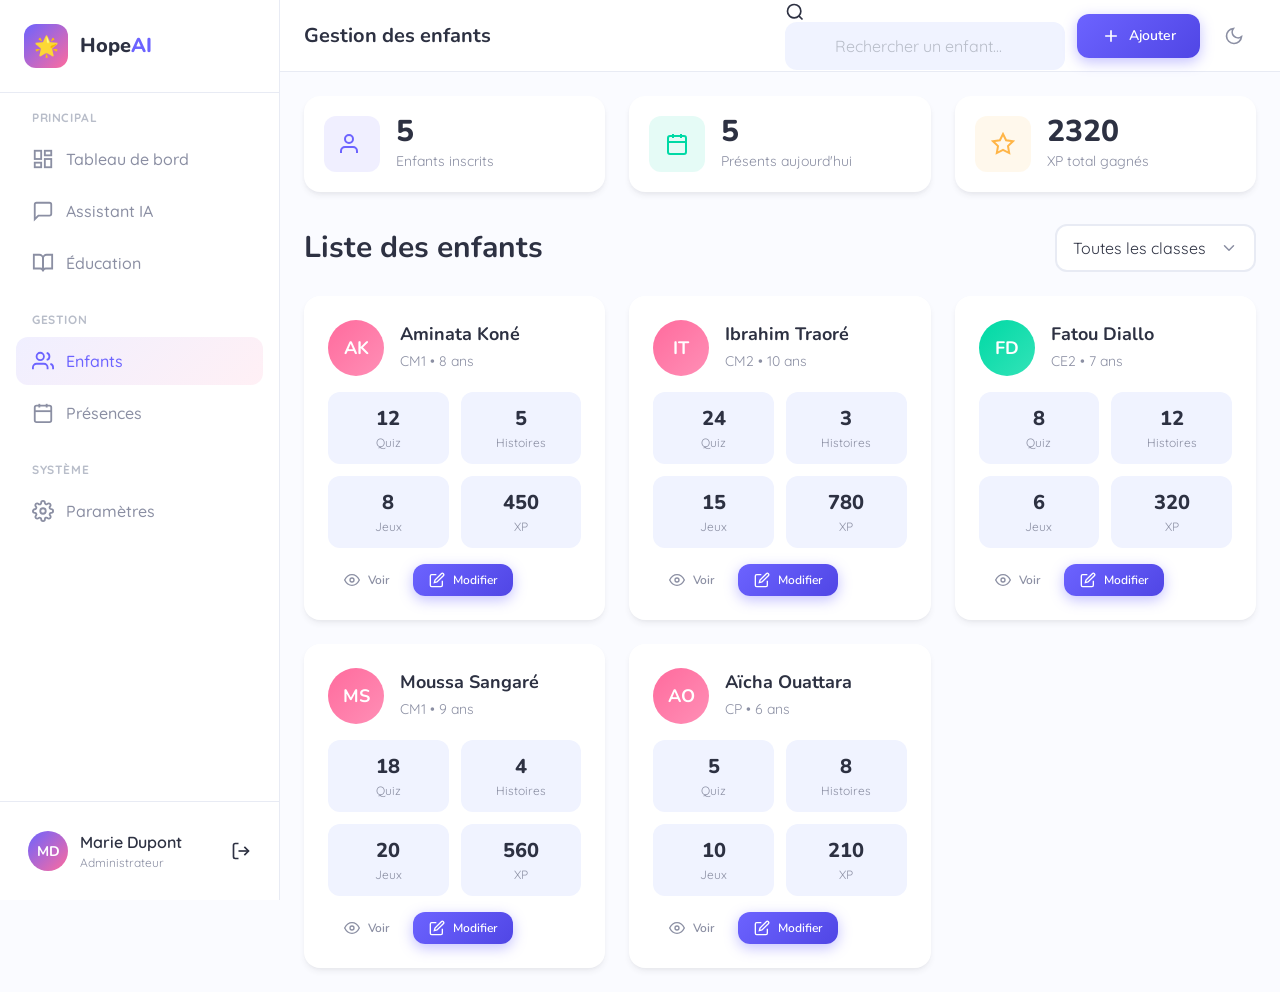
<file: hopeai-kids/children.html>
<!DOCTYPE html>
<html lang="fr">
<head>
  <meta charset="UTF-8">
  <meta name="viewport" content="width=device-width, initial-scale=1.0">
  <title>Gestion des enfants - HopeAI Kids</title>
  <link rel="stylesheet" href="css/variables.css">
  <link rel="stylesheet" href="css/base.css">
  <link rel="stylesheet" href="css/components.css">
  <link rel="stylesheet" href="css/pages.css">
  <link rel="icon" href="data:image/svg+xml,<svg xmlns='http://www.w3.org/2000/svg' viewBox='0 0 100 100'><rect fill='%236C63FF' rx='20' width='100' height='100'/><text y='.9em' x='50%' text-anchor='middle' font-size='60'>🌟</text></svg>">
</head>
<body>
  <!-- Sidebar -->
  <aside class="sidebar">
    <div class="sidebar-header">
      <a href="dashboard.html" class="sidebar-logo">
        <div class="sidebar-logo-icon">🌟</div>
        <span class="sidebar-logo-text">Hope<span>AI</span></span>
      </a>
    </div>
    
    <nav class="sidebar-nav">
      <div class="sidebar-nav-section">
        <div class="sidebar-nav-title">Principal</div>
        <a href="dashboard.html" class="sidebar-nav-item">
          <svg class="nav-icon" viewBox="0 0 24 24" fill="none" stroke="currentColor" stroke-width="2">
            <rect x="3" y="3" width="7" height="9"></rect>
            <rect x="14" y="3" width="7" height="5"></rect>
            <rect x="14" y="12" width="7" height="9"></rect>
            <rect x="3" y="16" width="7" height="5"></rect>
          </svg>
          Tableau de bord
        </a>
        <a href="assistant.html" class="sidebar-nav-item">
          <svg class="nav-icon" viewBox="0 0 24 24" fill="none" stroke="currentColor" stroke-width="2">
            <path d="M21 15a2 2 0 0 1-2 2H7l-4 4V5a2 2 0 0 1 2-2h14a2 2 0 0 1 2 2z"></path>
          </svg>
          Assistant IA
        </a>
        <a href="education.html" class="sidebar-nav-item">
          <svg class="nav-icon" viewBox="0 0 24 24" fill="none" stroke="currentColor" stroke-width="2">
            <path d="M2 3h6a4 4 0 0 1 4 4v14a3 3 0 0 0-3-3H2z"></path>
            <path d="M22 3h-6a4 4 0 0 0-4 4v14a3 3 0 0 1 3-3h7z"></path>
          </svg>
          Éducation
        </a>
      </div>
      
      <div class="sidebar-nav-section">
        <div class="sidebar-nav-title">Gestion</div>
        <a href="children.html" class="sidebar-nav-item active">
          <svg class="nav-icon" viewBox="0 0 24 24" fill="none" stroke="currentColor" stroke-width="2">
            <path d="M17 21v-2a4 4 0 0 0-4-4H5a4 4 0 0 0-4 4v2"></path>
            <circle cx="9" cy="7" r="4"></circle>
            <path d="M23 21v-2a4 4 0 0 0-3-3.87"></path>
            <path d="M16 3.13a4 4 0 0 1 0 7.75"></path>
          </svg>
          Enfants
        </a>
        <a href="attendance.html" class="sidebar-nav-item">
          <svg class="nav-icon" viewBox="0 0 24 24" fill="none" stroke="currentColor" stroke-width="2">
            <rect x="3" y="4" width="18" height="18" rx="2" ry="2"></rect>
            <line x1="16" y1="2" x2="16" y2="6"></line>
            <line x1="8" y1="2" x2="8" y2="6"></line>
            <line x1="3" y1="10" x2="21" y2="10"></line>
          </svg>
          Présences
        </a>
      </div>
      
      <div class="sidebar-nav-section">
        <div class="sidebar-nav-title">Système</div>
        <a href="settings.html" class="sidebar-nav-item">
          <svg class="nav-icon" viewBox="0 0 24 24" fill="none" stroke="currentColor" stroke-width="2">
            <circle cx="12" cy="12" r="3"></circle>
            <path d="M19.4 15a1.65 1.65 0 0 0 .33 1.82l.06.06a2 2 0 0 1 0 2.83 2 2 0 0 1-2.83 0l-.06-.06a1.65 1.65 0 0 0-1.82-.33 1.65 1.65 0 0 0-1 1.51V21a2 2 0 0 1-2 2 2 2 0 0 1-2-2v-.09A1.65 1.65 0 0 0 9 19.4a1.65 1.65 0 0 0-1.82.33l-.06.06a2 2 0 0 1-2.83 0 2 2 0 0 1 0-2.83l.06-.06a1.65 1.65 0 0 0 .33-1.82 1.65 1.65 0 0 0-1.51-1H3a2 2 0 0 1-2-2 2 2 0 0 1 2-2h.09A1.65 1.65 0 0 0 4.6 9a1.65 1.65 0 0 0-.33-1.82l-.06-.06a2 2 0 0 1 0-2.83 2 2 0 0 1 2.83 0l.06.06a1.65 1.65 0 0 0 1.82.33H9a1.65 1.65 0 0 0 1-1.51V3a2 2 0 0 1 2-2 2 2 0 0 1 2 2v.09a1.65 1.65 0 0 0 1 1.51 1.65 1.65 0 0 0 1.82-.33l.06-.06a2 2 0 0 1 2.83 0 2 2 0 0 1 0 2.83l-.06.06a1.65 1.65 0 0 0-.33 1.82V9a1.65 1.65 0 0 0 1.51 1H21a2 2 0 0 1 2 2 2 2 0 0 1-2 2h-.09a1.65 1.65 0 0 0-1.51 1z"></path>
          </svg>
          Paramètres
        </a>
      </div>
    </nav>
    
    <div class="sidebar-footer">
      <div class="sidebar-user" onclick="App.logout()" style="cursor: pointer;">
        <div class="avatar">MD</div>
        <div class="sidebar-user-info">
          <div class="sidebar-user-name">Marie Dupont</div>
          <div class="sidebar-user-role">Administrateur</div>
        </div>
        <svg width="20" height="20" viewBox="0 0 24 24" fill="none" stroke="currentColor" stroke-width="2">
          <path d="M9 21H5a2 2 0 0 1-2-2V5a2 2 0 0 1 2-2h4"></path>
          <polyline points="16 17 21 12 16 7"></polyline>
          <line x1="21" y1="12" x2="9" y2="12"></line>
        </svg>
      </div>
    </div>
  </aside>
  
  <!-- Main Content -->
  <div class="main-wrapper">
    <header class="main-header">
      <div class="header-left">
        <button class="header-btn hide-desktop" onclick="App.toggleSidebar()">
          <svg width="24" height="24" viewBox="0 0 24 24" fill="none" stroke="currentColor" stroke-width="2">
            <line x1="3" y1="12" x2="21" y2="12"></line>
            <line x1="3" y1="6" x2="21" y2="6"></line>
            <line x1="3" y1="18" x2="21" y2="18"></line>
          </svg>
        </button>
        <h1 class="header-title">Gestion des enfants</h1>
      </div>
      
      <div class="header-right">
        <div class="header-search">
          <svg class="form-icon" width="20" height="20" viewBox="0 0 24 24" fill="none" stroke="currentColor" stroke-width="2">
            <circle cx="11" cy="11" r="8"></circle>
            <line x1="21" y1="21" x2="16.65" y2="16.65"></line>
          </svg>
          <input type="text" id="searchChildren" class="form-input" placeholder="Rechercher un enfant...">
        </div>
        
        <button class="btn btn-primary" onclick="openAddChildModal()">
          <svg width="20" height="20" viewBox="0 0 24 24" fill="none" stroke="currentColor" stroke-width="2">
            <line x1="12" y1="5" x2="12" y2="19"></line>
            <line x1="5" y1="12" x2="19" y2="12"></line>
          </svg>
          Ajouter
        </button>
        
        <button class="header-btn" data-theme-toggle onclick="App.toggleTheme()">
          <svg width="20" height="20" viewBox="0 0 24 24" fill="none" stroke="currentColor" stroke-width="2">
            <path d="M21 12.79A9 9 0 1 1 11.21 3 7 7 0 0 0 21 12.79z"></path>
          </svg>
        </button>
      </div>
    </header>
    
    <main class="main-content">
      <!-- Stats -->
      <div class="children-stats">
        <div class="card stats-card">
          <div class="stats-icon primary">
            <svg width="24" height="24" viewBox="0 0 24 24" fill="none" stroke="currentColor" stroke-width="2">
              <path d="M17 21v-2a4 4 0 0 0-4-4H5a4 4 0 0 0-4 4v2"></path>
              <circle cx="9" cy="7" r="4"></circle>
            </svg>
          </div>
          <div class="stats-content">
            <div class="stats-value" id="totalChildren">5</div>
            <div class="stats-label">Enfants inscrits</div>
          </div>
        </div>
        
        <div class="card stats-card">
          <div class="stats-icon success">
            <svg width="24" height="24" viewBox="0 0 24 24" fill="none" stroke="currentColor" stroke-width="2">
              <rect x="3" y="4" width="18" height="18" rx="2" ry="2"></rect>
              <line x1="16" y1="2" x2="16" y2="6"></line>
              <line x1="8" y1="2" x2="8" y2="6"></line>
              <line x1="3" y1="10" x2="21" y2="10"></line>
            </svg>
          </div>
          <div class="stats-content">
            <div class="stats-value" id="presentToday">4</div>
            <div class="stats-label">Présents aujourd'hui</div>
          </div>
        </div>
        
        <div class="card stats-card">
          <div class="stats-icon warning">
            <svg width="24" height="24" viewBox="0 0 24 24" fill="none" stroke="currentColor" stroke-width="2">
              <polygon points="12 2 15.09 8.26 22 9.27 17 14.14 18.18 21.02 12 17.77 5.82 21.02 7 14.14 2 9.27 8.91 8.26 12 2"></polygon>
            </svg>
          </div>
          <div class="stats-content">
            <div class="stats-value" id="totalXP">2320</div>
            <div class="stats-label">XP total gagnés</div>
          </div>
        </div>
      </div>
      
      <!-- Children List -->
      <div class="children-header">
        <h2>Liste des enfants</h2>
        <div style="display: flex; gap: 8px;">
          <select class="form-input form-select" style="width: auto;" onchange="filterChildren(this.value)">
            <option value="all">Toutes les classes</option>
            <option value="CP">CP</option>
            <option value="CE2">CE2</option>
            <option value="CM1">CM1</option>
            <option value="CM2">CM2</option>
          </select>
        </div>
      </div>
      
      <div id="childrenList" class="children-list">
        <!-- Populated by JS -->
      </div>
    </main>
  </div>
  
  <!-- Add/Edit Child Modal -->
  <div id="childModal" class="modal modal-lg">
    <div class="modal-header">
      <h3 class="modal-title" id="childModalTitle">Ajouter un enfant</h3>
      <button class="modal-close" data-modal-close>
        <svg width="24" height="24" viewBox="0 0 24 24" fill="none" stroke="currentColor" stroke-width="2">
          <line x1="18" y1="6" x2="6" y2="18"></line>
          <line x1="6" y1="6" x2="18" y2="18"></line>
        </svg>
      </button>
    </div>
    <div class="modal-body">
      <form id="childForm">
        <div class="grid grid-cols-2 gap-4">
          <div class="form-group">
            <label class="form-label required" for="childName">Nom complet</label>
            <input type="text" id="childName" name="name" class="form-input" placeholder="Aminata Koné" required>
          </div>
          
          <div class="form-group">
            <label class="form-label required" for="childAge">Âge</label>
            <input type="number" id="childAge" name="age" class="form-input" placeholder="8" min="3" max="18" required>
          </div>
        </div>
        
        <div class="grid grid-cols-2 gap-4">
          <div class="form-group">
            <label class="form-label required" for="childClass">Classe</label>
            <select id="childClass" name="class" class="form-input form-select" required>
              <option value="">Sélectionner...</option>
              <option value="CP">CP</option>
              <option value="CE1">CE1</option>
              <option value="CE2">CE2</option>
              <option value="CM1">CM1</option>
              <option value="CM2">CM2</option>
            </select>
          </div>
          
          <div class="form-group">
            <label class="form-label required" for="childBirthDate">Date de naissance</label>
            <input type="date" id="childBirthDate" name="birthDate" class="form-input" required>
          </div>
        </div>
        
        <div class="form-group">
          <label class="form-label">Activités préférées</label>
          <div style="display: flex; gap: 16px; flex-wrap: wrap;">
            <label class="form-check">
              <input type="checkbox" class="form-check-input" name="favoriteActivities" value="lecture">
              <span class="form-check-label">📖 Lecture</span>
            </label>
            <label class="form-check">
              <input type="checkbox" class="form-check-input" name="favoriteActivities" value="dessin">
              <span class="form-check-label">🎨 Dessin</span>
            </label>
            <label class="form-check">
              <input type="checkbox" class="form-check-input" name="favoriteActivities" value="mathematiques">
              <span class="form-check-label">🔢 Mathématiques</span>
            </label>
            <label class="form-check">
              <input type="checkbox" class="form-check-input" name="favoriteActivities" value="jeux">
              <span class="form-check-label">🎮 Jeux</span>
            </label>
            <label class="form-check">
              <input type="checkbox" class="form-check-input" name="favoriteActivities" value="science">
              <span class="form-check-label">🔬 Sciences</span>
            </label>
            <label class="form-check">
              <input type="checkbox" class="form-check-input" name="favoriteActivities" value="histoires">
              <span class="form-check-label">📚 Histoires</span>
            </label>
          </div>
        </div>
      </form>
    </div>
    <div class="modal-footer">
      <button class="btn btn-ghost" data-modal-close>Annuler</button>
      <button class="btn btn-primary" onclick="document.getElementById('childForm').dispatchEvent(new Event('submit'))">
        Enregistrer
      </button>
    </div>
  </div>
  
  <!-- Child Detail Modal -->
  <div id="childDetailModal" class="modal modal-lg">
    <div class="child-detail-header">
      <div class="child-detail-avatar">👧</div>
      <div class="child-detail-info">
        <h3>Nom de l'enfant</h3>
        <p>Classe • Âge ans</p>
      </div>
      <button class="modal-close" data-modal-close style="margin-left: auto; color: white;">
        <svg width="24" height="24" viewBox="0 0 24 24" fill="none" stroke="currentColor" stroke-width="2">
          <line x1="18" y1="6" x2="6" y2="18"></line>
          <line x1="6" y1="6" x2="18" y2="18"></line>
        </svg>
      </button>
    </div>
    <div class="modal-body">
      <div class="grid grid-cols-2 gap-4">
        <div class="child-detail-section">
          <h4>Informations</h4>
          <div style="display: flex; flex-direction: column; gap: 8px;">
            <p><strong>Date de naissance:</strong> <span data-field="birthDate">-</span></p>
            <p><strong>Inscrit le:</strong> <span data-field="createdAt">-</span></p>
          </div>
        </div>
        
        <div class="child-detail-section">
          <h4>Progression</h4>
          <div style="display: flex; flex-direction: column; gap: 8px;">
            <p><strong>Activités:</strong> <span data-field="progress">-</span></p>
            <p><strong>XP Total:</strong> <span data-field="xp">-</span></p>
            <p><strong>Niveau:</strong> <span data-field="level">-</span></p>
          </div>
        </div>
      </div>
      
      <div class="child-detail-section">
        <h4>Activité récente</h4>
        <div class="activity-list">
          <div class="activity-item">
            <div class="activity-icon" style="color: var(--color-primary);">📝</div>
            <div class="activity-content">
              <div class="activity-title">Quiz de Mathématiques</div>
              <div class="activity-meta">Score: 85% • +85 XP</div>
            </div>
            <div class="activity-time">Il y a 2h</div>
          </div>
        </div>
      </div>
      
      <div class="child-detail-section">
        <h4>Progression par catégorie</h4>
        <div style="display: flex; flex-direction: column; gap: 16px;">
          <div>
            <div class="progress-label">
              <span class="progress-title">Quiz</span>
              <span class="progress-value">12 quiz</span>
            </div>
            <div class="progress">
              <div class="progress-bar" style="width: 60%;"></div>
            </div>
          </div>
          <div>
            <div class="progress-label">
              <span class="progress-title">Histoires</span>
              <span class="progress-value">5 histoires</span>
            </div>
            <div class="progress">
              <div class="progress-bar" style="width: 40%; background: linear-gradient(90deg, var(--color-secondary), var(--color-secondary-dark));"></div>
            </div>
          </div>
          <div>
            <div class="progress-label">
              <span class="progress-title">Jeux</span>
              <span class="progress-value">8 jeux</span>
            </div>
            <div class="progress">
              <div class="progress-bar" style="width: 50%; background: linear-gradient(90deg, var(--color-accent-1), var(--color-accent-1-dark));"></div>
            </div>
          </div>
        </div>
      </div>
    </div>
    <div class="modal-footer">
      <button class="btn btn-danger" onclick="deleteCurrentChild()">
        <svg width="16" height="16" viewBox="0 0 24 24" fill="none" stroke="currentColor" stroke-width="2">
          <polyline points="3 6 5 6 21 6"></polyline>
          <path d="M19 6v14a2 2 0 0 1-2 2H7a2 2 0 0 1-2-2V6m3 0V4a2 2 0 0 1 2-2h4a2 2 0 0 1 2 2v2"></path>
        </svg>
        Supprimer
      </button>
      <button class="btn btn-primary" onclick="editCurrentChild()">
        <svg width="16" height="16" viewBox="0 0 24 24" fill="none" stroke="currentColor" stroke-width="2">
          <path d="M11 4H4a2 2 0 0 0-2 2v14a2 2 0 0 0 2 2h14a2 2 0 0 0 2-2v-7"></path>
          <path d="M18.5 2.5a2.121 2.121 0 0 1 3 3L12 15l-4 1 1-4 9.5-9.5z"></path>
        </svg>
        Modifier
      </button>
    </div>
  </div>
  
  <!-- Mobile Navigation -->
  <nav class="mobile-nav">
    <div class="mobile-nav-list">
      <a href="dashboard.html" class="mobile-nav-item">
        <svg class="nav-icon" viewBox="0 0 24 24" fill="none" stroke="currentColor" stroke-width="2">
          <rect x="3" y="3" width="7" height="9"></rect>
          <rect x="14" y="3" width="7" height="5"></rect>
          <rect x="14" y="12" width="7" height="9"></rect>
          <rect x="3" y="16" width="7" height="5"></rect>
        </svg>
        <span>Accueil</span>
      </a>
      <a href="assistant.html" class="mobile-nav-item">
        <svg class="nav-icon" viewBox="0 0 24 24" fill="none" stroke="currentColor" stroke-width="2">
          <path d="M21 15a2 2 0 0 1-2 2H7l-4 4V5a2 2 0 0 1 2-2h14a2 2 0 0 1 2 2z"></path>
        </svg>
        <span>IA</span>
      </a>
      <a href="education.html" class="mobile-nav-item">
        <svg class="nav-icon" viewBox="0 0 24 24" fill="none" stroke="currentColor" stroke-width="2">
          <path d="M2 3h6a4 4 0 0 1 4 4v14a3 3 0 0 0-3-3H2z"></path>
          <path d="M22 3h-6a4 4 0 0 0-4 4v14a3 3 0 0 1 3-3h7z"></path>
        </svg>
        <span>Éducation</span>
      </a>
      <a href="children.html" class="mobile-nav-item active">
        <svg class="nav-icon" viewBox="0 0 24 24" fill="none" stroke="currentColor" stroke-width="2">
          <path d="M17 21v-2a4 4 0 0 0-4-4H5a4 4 0 0 0-4 4v2"></path>
          <circle cx="9" cy="7" r="4"></circle>
        </svg>
        <span>Enfants</span>
      </a>
      <a href="settings.html" class="mobile-nav-item">
        <svg class="nav-icon" viewBox="0 0 24 24" fill="none" stroke="currentColor" stroke-width="2">
          <circle cx="12" cy="12" r="3"></circle>
          <path d="M19.4 15a1.65 1.65 0 0 0 .33 1.82l.06.06a2 2 0 0 1 0 2.83 2 2 0 0 1-2.83 0l-.06-.06a1.65 1.65 0 0 0-1.82-.33 1.65 1.65 0 0 0-1 1.51V21a2 2 0 0 1-2 2 2 2 0 0 1-2-2v-.09A1.65 1.65 0 0 0 9 19.4a1.65 1.65 0 0 0-1.82.33l-.06.06a2 2 0 0 1-2.83 0 2 2 0 0 1 0-2.83l.06-.06a1.65 1.65 0 0 0 .33-1.82 1.65 1.65 0 0 0-1.51-1H3a2 2 0 0 1-2-2 2 2 0 0 1 2-2h.09A1.65 1.65 0 0 0 4.6 9a1.65 1.65 0 0 0-.33-1.82l-.06-.06a2 2 0 0 1 0-2.83 2 2 0 0 1 2.83 0l.06.06a1.65 1.65 0 0 0 1.82.33H9a1.65 1.65 0 0 0 1-1.51V3a2 2 0 0 1 2-2 2 2 0 0 1 2 2v.09a1.65 1.65 0 0 0 1 1.51 1.65 1.65 0 0 0 1.82-.33l.06-.06a2 2 0 0 1 2.83 0 2 2 0 0 1 0 2.83l-.06.06a1.65 1.65 0 0 0-.33 1.82V9a1.65 1.65 0 0 0 1.51 1H21a2 2 0 0 1 2 2 2 2 0 0 1-2 2h-.09a1.65 1.65 0 0 0-1.51 1z"></path>
        </svg>
        <span>Paramètres</span>
      </a>
    </div>
  </nav>
  
  <!-- Toast Container -->
  <div class="toast-container"></div>
  <div class="modal-backdrop"></div>
  
  <script src="js/utils.js"></script>
  <script src="js/app.js"></script>
  <script>
    let currentChildId = null;
    
    // Open add child modal
    function openAddChildModal() {
      document.getElementById('childModalTitle').textContent = 'Ajouter un enfant';
      document.getElementById('childForm').reset();
      delete document.getElementById('childForm').dataset.editingId;
      App.openModal('childModal');
    }
    
    // Filter children by class
    function filterChildren(classFilter) {
      document.querySelectorAll('.child-card').forEach(card => {
        const childClass = card.querySelector('.child-card-info p').textContent.split(' • ')[0];
        if (classFilter === 'all' || childClass === classFilter) {
          card.style.display = '';
        } else {
          card.style.display = 'none';
        }
      });
    }
    
    // View child detail
    function viewChildDetail(childId) {
      const child = App.state.children.find(c => c.id === childId);
      if (!child) return;
      
      currentChildId = childId;
      
      const modal = document.getElementById('childDetailModal');
      modal.querySelector('.child-detail-info h3').textContent = child.name;
      modal.querySelector('.child-detail-info p').textContent = `${child.class} • ${child.age} ans`;
      modal.querySelector('[data-field="birthDate"]').textContent = utils.formatDate(child.birthDate);
      modal.querySelector('[data-field="createdAt"]').textContent = utils.formatDate(child.createdAt);
      modal.querySelector('[data-field="progress"]').textContent = `${child.progress.quizzes + child.progress.stories + child.progress.games} activités`;
      modal.querySelector('[data-field="xp"]').textContent = `${child.totalXP} XP`;
      modal.querySelector('[data-field="level"]').textContent = `Niveau ${child.level}`;
      
      App.openModal('childDetailModal');
    }
    
    // Edit current child
    function editCurrentChild() {
      if (currentChildId) {
        App.editChild(currentChildId);
      }
    }
    
    // Delete current child
    function deleteCurrentChild() {
      if (currentChildId) {
        App.deleteChild(currentChildId);
        App.closeModal('childDetailModal');
        currentChildId = null;
      }
    }
    
    // Update stats
    function updateStats() {
      document.getElementById('totalChildren').textContent = App.state.children.length;
      
      const today = new Date().toISOString().split('T')[0];
      const todayAttendance = App.state.attendance.filter(a => a.date === today);
      const presentCount = todayAttendance.filter(a => a.status !== 'absent').length;
      document.getElementById('presentToday').textContent = presentCount;
      
      const totalXP = App.state.children.reduce((sum, c) => sum + c.totalXP, 0);
      document.getElementById('totalXP').textContent = totalXP;
    }
    
    // Initialize search
    document.addEventListener('DOMContentLoaded', () => {
      initSearch('#searchChildren', '#childrenList', '.child-card', ['name', 'class']);
      updateStats();
    });
  </script>
</body>
</html>
</file>
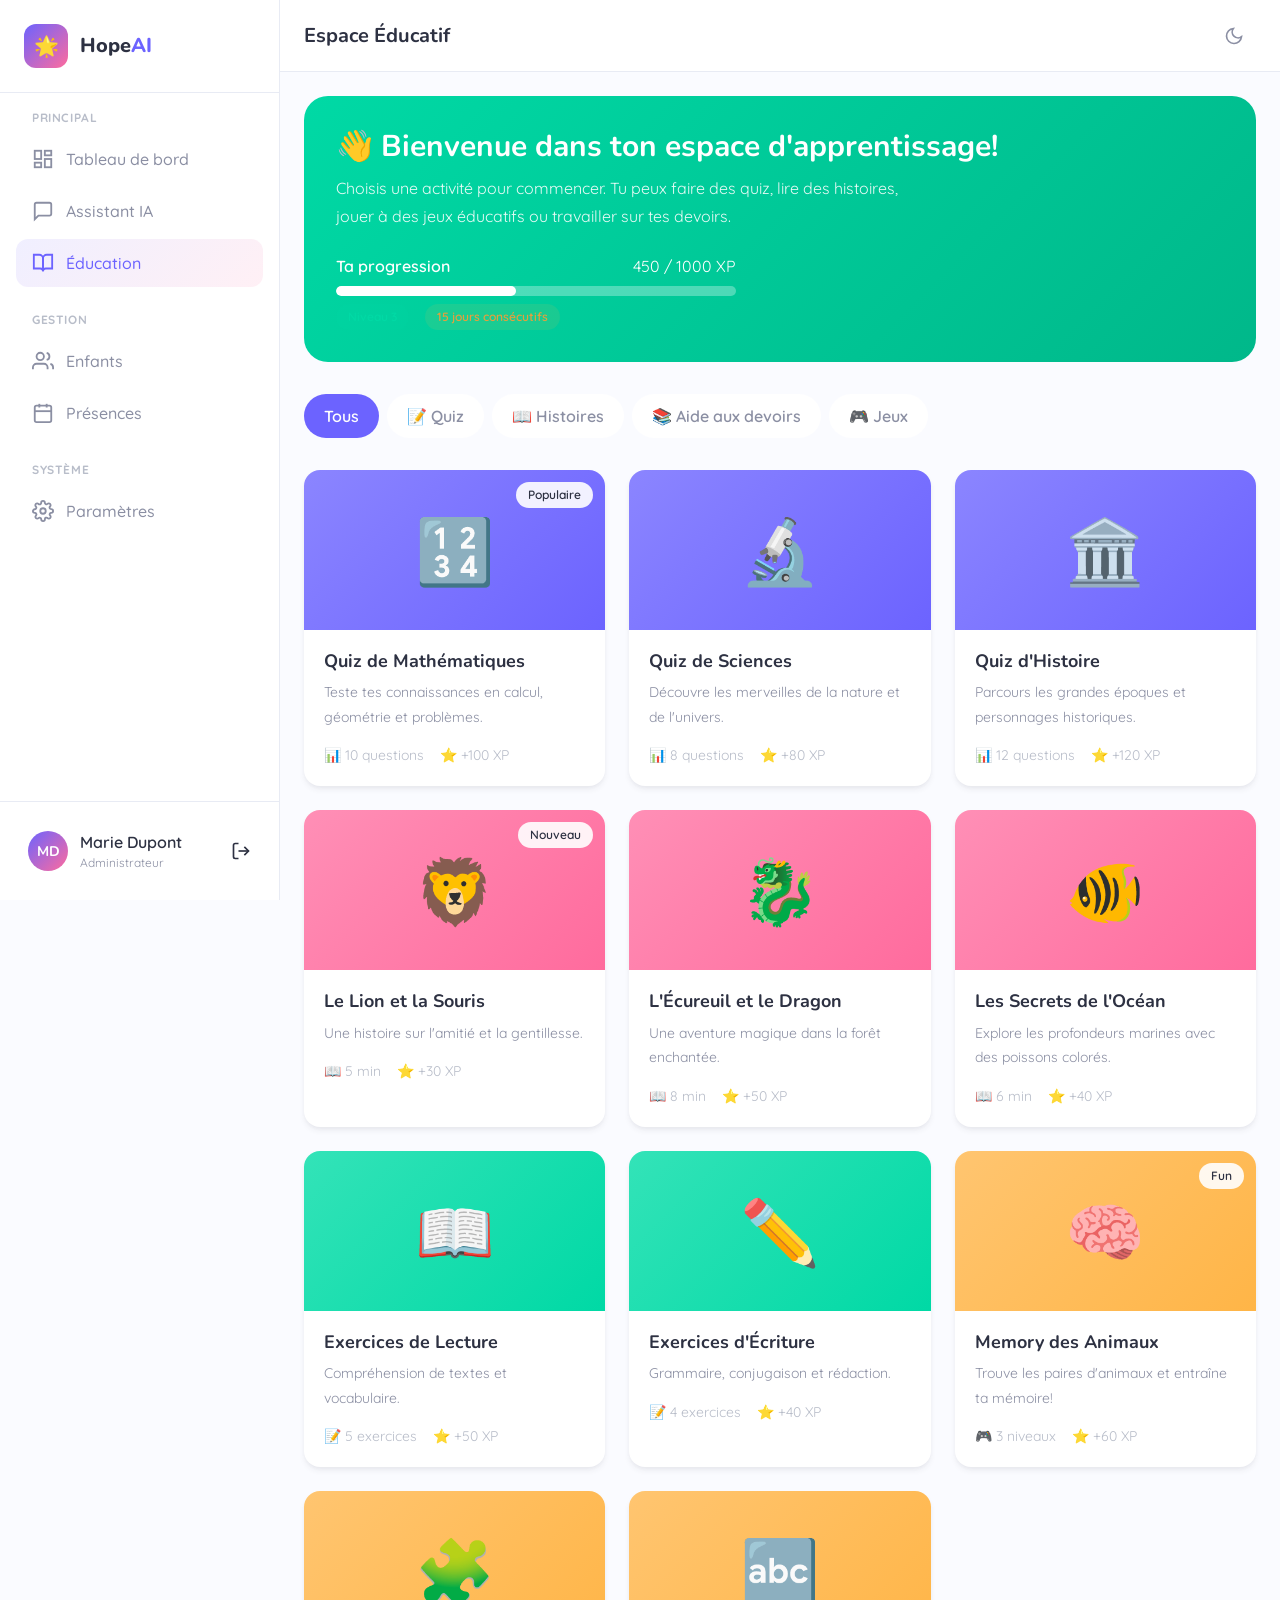
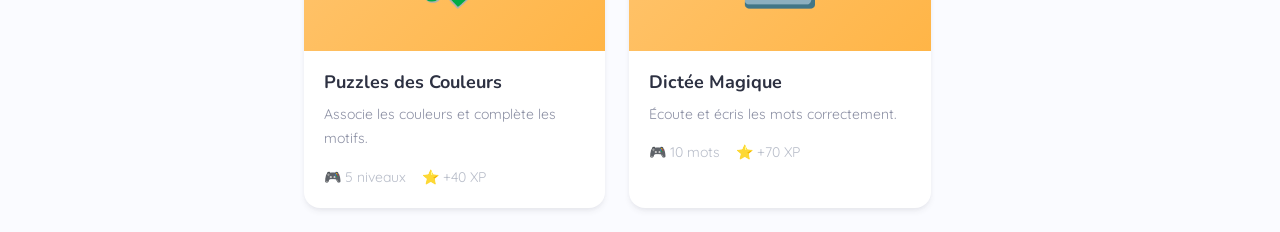
<file: hopeai-kids/education.html>
<!DOCTYPE html>
<html lang="fr">
<head>
  <meta charset="UTF-8">
  <meta name="viewport" content="width=device-width, initial-scale=1.0">
  <title>Éducation - HopeAI Kids</title>
  <link rel="stylesheet" href="css/variables.css">
  <link rel="stylesheet" href="css/base.css">
  <link rel="stylesheet" href="css/components.css">
  <link rel="stylesheet" href="css/pages.css">
  <link rel="icon" href="data:image/svg+xml,<svg xmlns='http://www.w3.org/2000/svg' viewBox='0 0 100 100'><rect fill='%236C63FF' rx='20' width='100' height='100'/><text y='.9em' x='50%' text-anchor='middle' font-size='60'>🌟</text></svg>">
</head>
<body>
  <!-- Sidebar -->
  <aside class="sidebar">
    <div class="sidebar-header">
      <a href="dashboard.html" class="sidebar-logo">
        <div class="sidebar-logo-icon">🌟</div>
        <span class="sidebar-logo-text">Hope<span>AI</span></span>
      </a>
    </div>
    
    <nav class="sidebar-nav">
      <div class="sidebar-nav-section">
        <div class="sidebar-nav-title">Principal</div>
        <a href="dashboard.html" class="sidebar-nav-item">
          <svg class="nav-icon" viewBox="0 0 24 24" fill="none" stroke="currentColor" stroke-width="2">
            <rect x="3" y="3" width="7" height="9"></rect>
            <rect x="14" y="3" width="7" height="5"></rect>
            <rect x="14" y="12" width="7" height="9"></rect>
            <rect x="3" y="16" width="7" height="5"></rect>
          </svg>
          Tableau de bord
        </a>
        <a href="assistant.html" class="sidebar-nav-item">
          <svg class="nav-icon" viewBox="0 0 24 24" fill="none" stroke="currentColor" stroke-width="2">
            <path d="M21 15a2 2 0 0 1-2 2H7l-4 4V5a2 2 0 0 1 2-2h14a2 2 0 0 1 2 2z"></path>
          </svg>
          Assistant IA
        </a>
        <a href="education.html" class="sidebar-nav-item active">
          <svg class="nav-icon" viewBox="0 0 24 24" fill="none" stroke="currentColor" stroke-width="2">
            <path d="M2 3h6a4 4 0 0 1 4 4v14a3 3 0 0 0-3-3H2z"></path>
            <path d="M22 3h-6a4 4 0 0 0-4 4v14a3 3 0 0 1 3-3h7z"></path>
          </svg>
          Éducation
        </a>
      </div>
      
      <div class="sidebar-nav-section">
        <div class="sidebar-nav-title">Gestion</div>
        <a href="children.html" class="sidebar-nav-item">
          <svg class="nav-icon" viewBox="0 0 24 24" fill="none" stroke="currentColor" stroke-width="2">
            <path d="M17 21v-2a4 4 0 0 0-4-4H5a4 4 0 0 0-4 4v2"></path>
            <circle cx="9" cy="7" r="4"></circle>
            <path d="M23 21v-2a4 4 0 0 0-3-3.87"></path>
            <path d="M16 3.13a4 4 0 0 1 0 7.75"></path>
          </svg>
          Enfants
        </a>
        <a href="attendance.html" class="sidebar-nav-item">
          <svg class="nav-icon" viewBox="0 0 24 24" fill="none" stroke="currentColor" stroke-width="2">
            <rect x="3" y="4" width="18" height="18" rx="2" ry="2"></rect>
            <line x1="16" y1="2" x2="16" y2="6"></line>
            <line x1="8" y1="2" x2="8" y2="6"></line>
            <line x1="3" y1="10" x2="21" y2="10"></line>
          </svg>
          Présences
        </a>
      </div>
      
      <div class="sidebar-nav-section">
        <div class="sidebar-nav-title">Système</div>
        <a href="settings.html" class="sidebar-nav-item">
          <svg class="nav-icon" viewBox="0 0 24 24" fill="none" stroke="currentColor" stroke-width="2">
            <circle cx="12" cy="12" r="3"></circle>
            <path d="M19.4 15a1.65 1.65 0 0 0 .33 1.82l.06.06a2 2 0 0 1 0 2.83 2 2 0 0 1-2.83 0l-.06-.06a1.65 1.65 0 0 0-1.82-.33 1.65 1.65 0 0 0-1 1.51V21a2 2 0 0 1-2 2 2 2 0 0 1-2-2v-.09A1.65 1.65 0 0 0 9 19.4a1.65 1.65 0 0 0-1.82.33l-.06.06a2 2 0 0 1-2.83 0 2 2 0 0 1 0-2.83l.06-.06a1.65 1.65 0 0 0 .33-1.82 1.65 1.65 0 0 0-1.51-1H3a2 2 0 0 1-2-2 2 2 0 0 1 2-2h.09A1.65 1.65 0 0 0 4.6 9a1.65 1.65 0 0 0-.33-1.82l-.06-.06a2 2 0 0 1 0-2.83 2 2 0 0 1 2.83 0l.06.06a1.65 1.65 0 0 0 1.82.33H9a1.65 1.65 0 0 0 1-1.51V3a2 2 0 0 1 2-2 2 2 0 0 1 2 2v.09a1.65 1.65 0 0 0 1 1.51 1.65 1.65 0 0 0 1.82-.33l.06-.06a2 2 0 0 1 2.83 0 2 2 0 0 1 0 2.83l-.06.06a1.65 1.65 0 0 0-.33 1.82V9a1.65 1.65 0 0 0 1.51 1H21a2 2 0 0 1 2 2 2 2 0 0 1-2 2h-.09a1.65 1.65 0 0 0-1.51 1z"></path>
          </svg>
          Paramètres
        </a>
      </div>
    </nav>
    
    <div class="sidebar-footer">
      <div class="sidebar-user" onclick="App.logout()" style="cursor: pointer;">
        <div class="avatar">MD</div>
        <div class="sidebar-user-info">
          <div class="sidebar-user-name">Marie Dupont</div>
          <div class="sidebar-user-role">Administrateur</div>
        </div>
        <svg width="20" height="20" viewBox="0 0 24 24" fill="none" stroke="currentColor" stroke-width="2">
          <path d="M9 21H5a2 2 0 0 1-2-2V5a2 2 0 0 1 2-2h4"></path>
          <polyline points="16 17 21 12 16 7"></polyline>
          <line x1="21" y1="12" x2="9" y2="12"></line>
        </svg>
      </div>
    </div>
  </aside>
  
  <!-- Main Content -->
  <div class="main-wrapper">
    <header class="main-header">
      <div class="header-left">
        <button class="header-btn hide-desktop" onclick="App.toggleSidebar()">
          <svg width="24" height="24" viewBox="0 0 24 24" fill="none" stroke="currentColor" stroke-width="2">
            <line x1="3" y1="12" x2="21" y2="12"></line>
            <line x1="3" y1="6" x2="21" y2="6"></line>
            <line x1="3" y1="18" x2="21" y2="18"></line>
          </svg>
        </button>
        <h1 class="header-title">Espace Éducatif</h1>
      </div>
      
      <div class="header-right">
        <button class="header-btn" data-theme-toggle onclick="App.toggleTheme()">
          <svg width="20" height="20" viewBox="0 0 24 24" fill="none" stroke="currentColor" stroke-width="2">
            <path d="M21 12.79A9 9 0 1 1 11.21 3 7 7 0 0 0 21 12.79z"></path>
          </svg>
        </button>
      </div>
    </header>
    
    <main class="main-content">
      <!-- Hero Section -->
      <div class="education-hero">
        <h2>👋 Bienvenue dans ton espace d'apprentissage!</h2>
        <p>Choisis une activité pour commencer. Tu peux faire des quiz, lire des histoires, jouer à des jeux éducatifs ou travailler sur tes devoirs.</p>
        
        <div class="education-progress">
          <div style="display: flex; justify-content: space-between; margin-bottom: 8px;">
            <span style="font-weight: 600;">Ta progression</span>
            <span>450 / 1000 XP</span>
          </div>
          <div class="progress">
            <div class="progress-bar" style="width: 45%;"></div>
          </div>
          <div style="margin-top: 8px; display: flex; gap: 16px;">
            <span class="badge badge-success">Niveau 3</span>
            <span class="badge badge-warning">15 jours consécutifs</span>
          </div>
        </div>
      </div>
      
      <!-- Category Tabs -->
      <div class="education-tabs">
        <button class="education-tab active" onclick="showCategory('all', this)">Tous</button>
        <button class="education-tab" onclick="showCategory('quiz', this)">📝 Quiz</button>
        <button class="education-tab" onclick="showCategory('story', this)">📖 Histoires</button>
        <button class="education-tab" onclick="showCategory('homework', this)">📚 Aide aux devoirs</button>
        <button class="education-tab" onclick="showCategory('games', this)">🎮 Jeux</button>
      </div>
      
      <!-- Activities Grid -->
      <div class="education-grid" id="activitiesGrid">
        <!-- Quiz Cards -->
        <div class="education-card" data-category="quiz" onclick="startQuiz('math')">
          <div class="education-card-image quiz">
            <span>🔢</span>
            <span class="education-card-badge">Populaire</span>
          </div>
          <div class="education-card-content">
            <h3 class="education-card-title">Quiz de Mathématiques</h3>
            <p class="education-card-description">Teste tes connaissances en calcul, géométrie et problèmes.</p>
            <div class="education-card-meta">
              <span>📊 10 questions</span>
              <span>⭐ +100 XP</span>
            </div>
          </div>
        </div>
        
        <div class="education-card" data-category="quiz" onclick="startQuiz('science')">
          <div class="education-card-image quiz">
            <span>🔬</span>
          </div>
          <div class="education-card-content">
            <h3 class="education-card-title">Quiz de Sciences</h3>
            <p class="education-card-description">Découvre les merveilles de la nature et de l'univers.</p>
            <div class="education-card-meta">
              <span>📊 8 questions</span>
              <span>⭐ +80 XP</span>
            </div>
          </div>
        </div>
        
        <div class="education-card" data-category="quiz" onclick="startQuiz('history')">
          <div class="education-card-image quiz">
            <span>🏛️</span>
          </div>
          <div class="education-card-content">
            <h3 class="education-card-title">Quiz d'Histoire</h3>
            <p class="education-card-description">Parcours les grandes époques et personnages historiques.</p>
            <div class="education-card-meta">
              <span>📊 12 questions</span>
              <span>⭐ +120 XP</span>
            </div>
          </div>
        </div>
        
        <!-- Story Cards -->
        <div class="education-card" data-category="story" onclick="startStory('lion')">
          <div class="education-card-image story">
            <span>🦁</span>
            <span class="education-card-badge">Nouveau</span>
          </div>
          <div class="education-card-content">
            <h3 class="education-card-title">Le Lion et la Souris</h3>
            <p class="education-card-description">Une histoire sur l'amitié et la gentillesse.</p>
            <div class="education-card-meta">
              <span>📖 5 min</span>
              <span>⭐ +30 XP</span>
            </div>
          </div>
        </div>
        
        <div class="education-card" data-category="story" onclick="startStory('dragon')">
          <div class="education-card-image story">
            <span>🐉</span>
          </div>
          <div class="education-card-content">
            <h3 class="education-card-title">L'Écureuil et le Dragon</h3>
            <p class="education-card-description">Une aventure magique dans la forêt enchantée.</p>
            <div class="education-card-meta">
              <span>📖 8 min</span>
              <span>⭐ +50 XP</span>
            </div>
          </div>
        </div>
        
        <div class="education-card" data-category="story" onclick="startStory('ocean')">
          <div class="education-card-image story">
            <span>🐠</span>
          </div>
          <div class="education-card-content">
            <h3 class="education-card-title">Les Secrets de l'Océan</h3>
            <p class="education-card-description">Explore les profondeurs marines avec des poissons colorés.</p>
            <div class="education-card-meta">
              <span>📖 6 min</span>
              <span>⭐ +40 XP</span>
            </div>
          </div>
        </div>
        
        <!-- Homework Cards -->
        <div class="education-card" data-category="homework" onclick="startHomework('reading')">
          <div class="education-card-image homework">
            <span>📖</span>
          </div>
          <div class="education-card-content">
            <h3 class="education-card-title">Exercices de Lecture</h3>
            <p class="education-card-description">Compréhension de textes et vocabulaire.</p>
            <div class="education-card-meta">
              <span>📝 5 exercices</span>
              <span>⭐ +50 XP</span>
            </div>
          </div>
        </div>
        
        <div class="education-card" data-category="homework" onclick="startHomework('writing')">
          <div class="education-card-image homework">
            <span>✏️</span>
          </div>
          <div class="education-card-content">
            <h3 class="education-card-title">Exercices d'Écriture</h3>
            <p class="education-card-description">Grammaire, conjugaison et rédaction.</p>
            <div class="education-card-meta">
              <span>📝 4 exercices</span>
              <span>⭐ +40 XP</span>
            </div>
          </div>
        </div>
        
        <!-- Game Cards -->
        <div class="education-card" data-category="games" onclick="startGame('memory')">
          <div class="education-card-image games">
            <span>🧠</span>
            <span class="education-card-badge">Fun</span>
          </div>
          <div class="education-card-content">
            <h3 class="education-card-title">Memory des Animaux</h3>
            <p class="education-card-description">Trouve les paires d'animaux et entraîne ta mémoire!</p>
            <div class="education-card-meta">
              <span>🎮 3 niveaux</span>
              <span>⭐ +60 XP</span>
            </div>
          </div>
        </div>
        
        <div class="education-card" data-category="games" onclick="startGame('puzzle')">
          <div class="education-card-image games">
            <span>🧩</span>
          </div>
          <div class="education-card-content">
            <h3 class="education-card-title">Puzzles des Couleurs</h3>
            <p class="education-card-description">Associe les couleurs et complète les motifs.</p>
            <div class="education-card-meta">
              <span>🎮 5 niveaux</span>
              <span>⭐ +40 XP</span>
            </div>
          </div>
        </div>
        
        <div class="education-card" data-category="games" onclick="startGame('spell')">
          <div class="education-card-image games">
            <span>🔤</span>
          </div>
          <div class="education-card-content">
            <h3 class="education-card-title">Dictée Magique</h3>
            <p class="education-card-description">Écoute et écris les mots correctement.</p>
            <div class="education-card-meta">
              <span>🎮 10 mots</span>
              <span>⭐ +70 XP</span>
            </div>
          </div>
        </div>
      </div>
    </main>
  </div>
  
  <!-- Quiz Modal -->
  <div id="quizModal" class="modal">
    <div class="modal-header">
      <h3 class="modal-title" id="quizTitle">Quiz de Mathématiques</h3>
      <button class="modal-close" data-modal-close>
        <svg width="24" height="24" viewBox="0 0 24 24" fill="none" stroke="currentColor" stroke-width="2">
          <line x1="18" y1="6" x2="6" y2="18"></line>
          <line x1="6" y1="6" x2="18" y2="18"></line>
        </svg>
      </button>
    </div>
    <div class="modal-body">
      <div class="quiz-container">
        <div class="quiz-progress">
          <div class="quiz-question-number">Question <span id="questionNumber">1</span> / <span id="totalQuestions">10</span></div>
          <div class="progress" style="margin-top: 8px;">
            <div class="progress-bar" id="quizProgressBar" style="width: 10%;"></div>
          </div>
        </div>
        
        <div class="quiz-question">
          <div class="quiz-question-header">
            <p class="quiz-question-text" id="questionText">Combien font 5 + 3?</p>
          </div>
          
          <div class="quiz-options" id="quizOptions">
            <div class="quiz-option" onclick="selectOption(this, 0)">
              <span class="quiz-option-letter">A</span>
              <span class="quiz-option-text">6</span>
            </div>
            <div class="quiz-option" onclick="selectOption(this, 1)">
              <span class="quiz-option-letter">B</span>
              <span class="quiz-option-text">7</span>
            </div>
            <div class="quiz-option" onclick="selectOption(this, 2)">
              <span class="quiz-option-letter">C</span>
              <span class="quiz-option-text">8</span>
            </div>
            <div class="quiz-option" onclick="selectOption(this, 3)">
              <span class="quiz-option-letter">D</span>
              <span class="quiz-option-text">9</span>
            </div>
          </div>
        </div>
      </div>
    </div>
    <div class="modal-footer">
      <button class="btn btn-ghost" data-modal-close>Quitter</button>
      <button class="btn btn-primary" id="nextQuestionBtn" onclick="nextQuestion()">Suivant</button>
    </div>
  </div>
  
  <!-- Quiz Result Modal -->
  <div id="quizResultModal" class="modal">
    <div class="modal-body" style="text-align: center; padding: 48px;">
      <div style="font-size: 80px; margin-bottom: 24px;">🎉</div>
      <h2 style="margin-bottom: 16px;">Quiz Terminé!</h2>
      <p style="font-size: 18px; color: var(--text-secondary); margin-bottom: 24px;">
        Tu as obtenu <strong id="quizScore">8</strong> / <strong id="quizTotal">10</strong> bonnes réponses!
      </p>
      <div style="display: flex; justify-content: center; gap: 16px; margin-bottom: 24px;">
        <span class="badge badge-success" style="font-size: 14px;">+80 XP</span>
        <span class="badge badge-warning" style="font-size: 14px;">Niveau suivant!</span>
      </div>
      <div style="display: flex; gap: 12px; justify-content: center;">
        <button class="btn btn-outline" onclick="closeModal('quizResultModal')">Retour</button>
        <button class="btn btn-primary" onclick="retryQuiz()">Rejouer</button>
      </div>
    </div>
  </div>
  
  <!-- Mobile Navigation -->
  <nav class="mobile-nav">
    <div class="mobile-nav-list">
      <a href="dashboard.html" class="mobile-nav-item">
        <svg class="nav-icon" viewBox="0 0 24 24" fill="none" stroke="currentColor" stroke-width="2">
          <rect x="3" y="3" width="7" height="9"></rect>
          <rect x="14" y="3" width="7" height="5"></rect>
          <rect x="14" y="12" width="7" height="9"></rect>
          <rect x="3" y="16" width="7" height="5"></rect>
        </svg>
        <span>Accueil</span>
      </a>
      <a href="assistant.html" class="mobile-nav-item">
        <svg class="nav-icon" viewBox="0 0 24 24" fill="none" stroke="currentColor" stroke-width="2">
          <path d="M21 15a2 2 0 0 1-2 2H7l-4 4V5a2 2 0 0 1 2-2h14a2 2 0 0 1 2 2z"></path>
        </svg>
        <span>IA</span>
      </a>
      <a href="education.html" class="mobile-nav-item active">
        <svg class="nav-icon" viewBox="0 0 24 24" fill="none" stroke="currentColor" stroke-width="2">
          <path d="M2 3h6a4 4 0 0 1 4 4v14a3 3 0 0 0-3-3H2z"></path>
          <path d="M22 3h-6a4 4 0 0 0-4 4v14a3 3 0 0 1 3-3h7z"></path>
        </svg>
        <span>Éducation</span>
      </a>
      <a href="children.html" class="mobile-nav-item">
        <svg class="nav-icon" viewBox="0 0 24 24" fill="none" stroke="currentColor" stroke-width="2">
          <path d="M17 21v-2a4 4 0 0 0-4-4H5a4 4 0 0 0-4 4v2"></path>
          <circle cx="9" cy="7" r="4"></circle>
        </svg>
        <span>Enfants</span>
      </a>
      <a href="settings.html" class="mobile-nav-item">
        <svg class="nav-icon" viewBox="0 0 24 24" fill="none" stroke="currentColor" stroke-width="2">
          <circle cx="12" cy="12" r="3"></circle>
          <path d="M19.4 15a1.65 1.65 0 0 0 .33 1.82l.06.06a2 2 0 0 1 0 2.83 2 2 0 0 1-2.83 0l-.06-.06a1.65 1.65 0 0 0-1.82-.33 1.65 1.65 0 0 0-1 1.51V21a2 2 0 0 1-2 2 2 2 0 0 1-2-2v-.09A1.65 1.65 0 0 0 9 19.4a1.65 1.65 0 0 0-1.82.33l-.06.06a2 2 0 0 1-2.83 0 2 2 0 0 1 0-2.83l.06-.06a1.65 1.65 0 0 0 .33-1.82 1.65 1.65 0 0 0-1.51-1H3a2 2 0 0 1-2-2 2 2 0 0 1 2-2h.09A1.65 1.65 0 0 0 4.6 9a1.65 1.65 0 0 0-.33-1.82l-.06-.06a2 2 0 0 1 0-2.83 2 2 0 0 1 2.83 0l.06.06a1.65 1.65 0 0 0 1.82.33H9a1.65 1.65 0 0 0 1-1.51V3a2 2 0 0 1 2-2 2 2 0 0 1 2 2v.09a1.65 1.65 0 0 0 1 1.51 1.65 1.65 0 0 0 1.82-.33l.06-.06a2 2 0 0 1 2.83 0 2 2 0 0 1 0 2.83l-.06.06a1.65 1.65 0 0 0-.33 1.82V9a1.65 1.65 0 0 0 1.51 1H21a2 2 0 0 1 2 2 2 2 0 0 1-2 2h-.09a1.65 1.65 0 0 0-1.51 1z"></path>
        </svg>
        <span>Paramètres</span>
      </a>
    </div>
  </nav>
  
  <!-- Toast Container -->
  <div class="toast-container"></div>
  <div class="modal-backdrop"></div>
  
  <script src="js/utils.js"></script>
  <script src="js/app.js"></script>
  <script>
    // Quiz data
    const quizzes = {
      math: {
        title: 'Quiz de Mathématiques',
        questions: [
          { question: 'Combien font 5 + 3?', options: ['6', '7', '8', '9'], correct: 2 },
          { question: 'Combien font 12 - 4?', options: ['6', '7', '8', '9'], correct: 2 },
          { question: 'Combien font 4 × 3?', options: ['10', '11', '12', '14'], correct: 2 },
          { question: 'Combien font 20 ÷ 5?', options: ['3', '4', '5', '6'], correct: 1 },
          { question: 'Quelle est la moitié de 14?', options: ['6', '7', '8', '9'], correct: 1 },
          { question: 'Combien font 25 + 17?', options: ['40', '41', '42', '43'], correct: 2 },
          { question: 'Combien font 100 - 36?', options: ['62', '63', '64', '65'], correct: 2 },
          { question: 'Combien font 6 × 6?', options: ['30', '36', '42', '48'], correct: 1 },
          { question: 'Quelle est le tiers de 15?', options: ['3', '4', '5', '6'], correct: 2 },
          { question: 'Combien font 8 + 9 + 3?', options: ['18', '19', '20', '21'], correct: 2 }
        ]
      },
      science: {
        title: 'Quiz de Sciences',
        questions: [
          { question: 'De quelle couleur est le ciel par temps ensoleillé?', options: ['Rouge', 'Vert', 'Bleu', 'Jaune'], correct: 2 },
          { question: 'Combien de pattes a une araignée?', options: ['6', '8', '10', '4'], correct: 1 },
          { question: 'Quel animal est connu comme le roi de la jungle?', options: ['Éléphant', 'Lion', 'Tigre', 'Ours'], correct: 1 },
          { question: "L'eau gelée s'appelle...", options: ['Vapeur', 'Glace', 'Pluie', 'Neige'], correct: 1 },
          { question: 'De quoi les plantes ont-elles besoin pour grandir?', options: ['Chaussures', 'Soleil et eau', 'Télévision', 'Musique'], correct: 1 },
          { question: 'Combien de jours y a-t-il dans une semaine?', options: ['5', '6', '7', '8'], correct: 2 },
          { question: 'Quel est le plus grand océan?', options: ['Atlantique', 'Indien', 'Arctique', 'Pacifique'], correct: 3 },
          { question: 'Combien de os y a-t-il dans le corps humain?', options: ['106', '206', '306', '406'], correct: 1 }
        ]
      },
      history: {
        title: "Quiz d'Histoire",
        questions: [
          { question: 'Qui a découvert l\'Amérique?', options: ['Magellan', 'Colomb', 'Vasco de Gama', 'Copernic'], correct: 1 },
          { question: 'En quelle année a eu lieu la Révolution française?', options: ['1689', '1789', '1889', '1989'], correct: 1 },
          { question: 'Qui était Napoleon?', options: ['Un scientifique', 'Un empereur', 'Un artiste', 'Un athlete'], correct: 1 },
          { question: 'Où se trouve la tour Eiffel?', options: ['Londres', 'Paris', 'Rome', 'Berlin'], correct: 1 },
          { question: 'Qui a peint la Joconde?', options: ['Michel-Ange', 'Léonard de Vinci', 'Raphaël', 'Van Gogh'], correct: 1 },
          { question: 'Quelle est la plus ancienne civilisation?', options: ['Grecque', 'Romaine', 'Egyptienne', 'Chinoise'], correct: 2 },
          { question: 'Qui a été le premier homme sur la Lune?', options: ['Neil Armstrong', 'Buzz Aldrin', 'Yuri Gagarin', 'John Glenn'], correct: 0 }
        ]
      }
    };
    
    let currentQuiz = null;
    let currentQuestion = 0;
    let score = 0;
    let selectedOption = null;
    
    // Show category filter
    function showCategory(category, tabElement) {
      // Update active tab
      document.querySelectorAll('.education-tab').forEach(tab => tab.classList.remove('active'));
      tabElement.classList.add('active');
      
      // Filter cards
      document.querySelectorAll('.education-card').forEach(card => {
        if (category === 'all' || card.dataset.category === category) {
          card.style.display = '';
        } else {
          card.style.display = 'none';
        }
      });
    }
    
    // Start quiz
    function startQuiz(quizType) {
      currentQuiz = quizzes[quizType];
      currentQuestion = 0;
      score = 0;
      
      document.getElementById('quizTitle').textContent = currentQuiz.title;
      document.getElementById('totalQuestions').textContent = currentQuiz.questions.length;
      
      displayQuestion();
      App.openModal('quizModal');
    }
    
    // Display current question
    function displayQuestion() {
      const q = currentQuiz.questions[currentQuestion];
      document.getElementById('questionNumber').textContent = currentQuestion + 1;
      document.getElementById('questionText').textContent = q.question;
      document.getElementById('quizProgressBar').style.width = ((currentQuestion + 1) / currentQuiz.questions.length * 100) + '%';
      
      const optionsContainer = document.getElementById('quizOptions');
      optionsContainer.innerHTML = q.options.map((opt, i) => `
        <div class="quiz-option" onclick="selectOption(this, ${i})">
          <span class="quiz-option-letter">${String.fromCharCode(65 + i)}</span>
          <span class="quiz-option-text">${opt}</span>
        </div>
      `).join('');
      
      selectedOption = null;
      document.getElementById('nextQuestionBtn').textContent = currentQuestion === currentQuiz.questions.length - 1 ? 'Terminer' : 'Suivant';
    }
    
    // Select option
    function selectOption(element, index) {
      document.querySelectorAll('.quiz-option').forEach(opt => opt.classList.remove('selected'));
      element.classList.add('selected');
      selectedOption = index;
    }
    
    // Next question
    function nextQuestion() {
      if (selectedOption === null) {
        App.showToast('warning', 'Attention', 'Veuillez sélectionner une réponse');
        return;
      }
      
      // Check answer
      const correct = currentQuiz.questions[currentQuestion].correct;
      const options = document.querySelectorAll('.quiz-option');
      
      if (selectedOption === correct) {
        options[selectedOption].classList.add('correct');
        score++;
        App.showToast('success', 'Bravo!', 'Bonne réponse! 🎉');
      } else {
        options[selectedOption].classList.add('incorrect');
        options[correct].classList.add('correct');
      }
      
      // Move to next or finish
      setTimeout(() => {
        if (currentQuestion < currentQuiz.questions.length - 1) {
          currentQuestion++;
          displayQuestion();
        } else {
          finishQuiz();
        }
      }, 1000);
    }
    
    // Finish quiz
    function finishQuiz() {
      App.closeModal('quizModal');
      document.getElementById('quizScore').textContent = score;
      document.getElementById('quizTotal').textContent = currentQuiz.questions.length;
      App.openModal('quizResultModal');
      
      // Update XP
      const xp = score * 10;
      App.showToast('success', 'Quiz terminé!', `Tu as gagné ${xp} XP!`);
    }
    
    // Retry quiz
    function retryQuiz() {
      App.closeModal('quizResultModal');
      startQuiz(Object.keys(quizzes).find(key => quizzes[key] === currentQuiz));
    }
    
    // Start story (placeholder)
    function startStory(storyId) {
      App.showToast('info', 'Histoire', 'Cette fonctionnalité arrive bientôt!');
    }
    
    // Start homework (placeholder)
    function startHomework(type) {
      App.showToast('info', 'Devoirs', 'Cette fonctionnalité arrive bientôt!');
    }
    
    // Start game (placeholder)
    function startGame(gameId) {
      App.showToast('info', 'Jeu', 'Cette fonctionnalité arrive bientôt!');
    }
  </script>
</body>
</html>
</file>
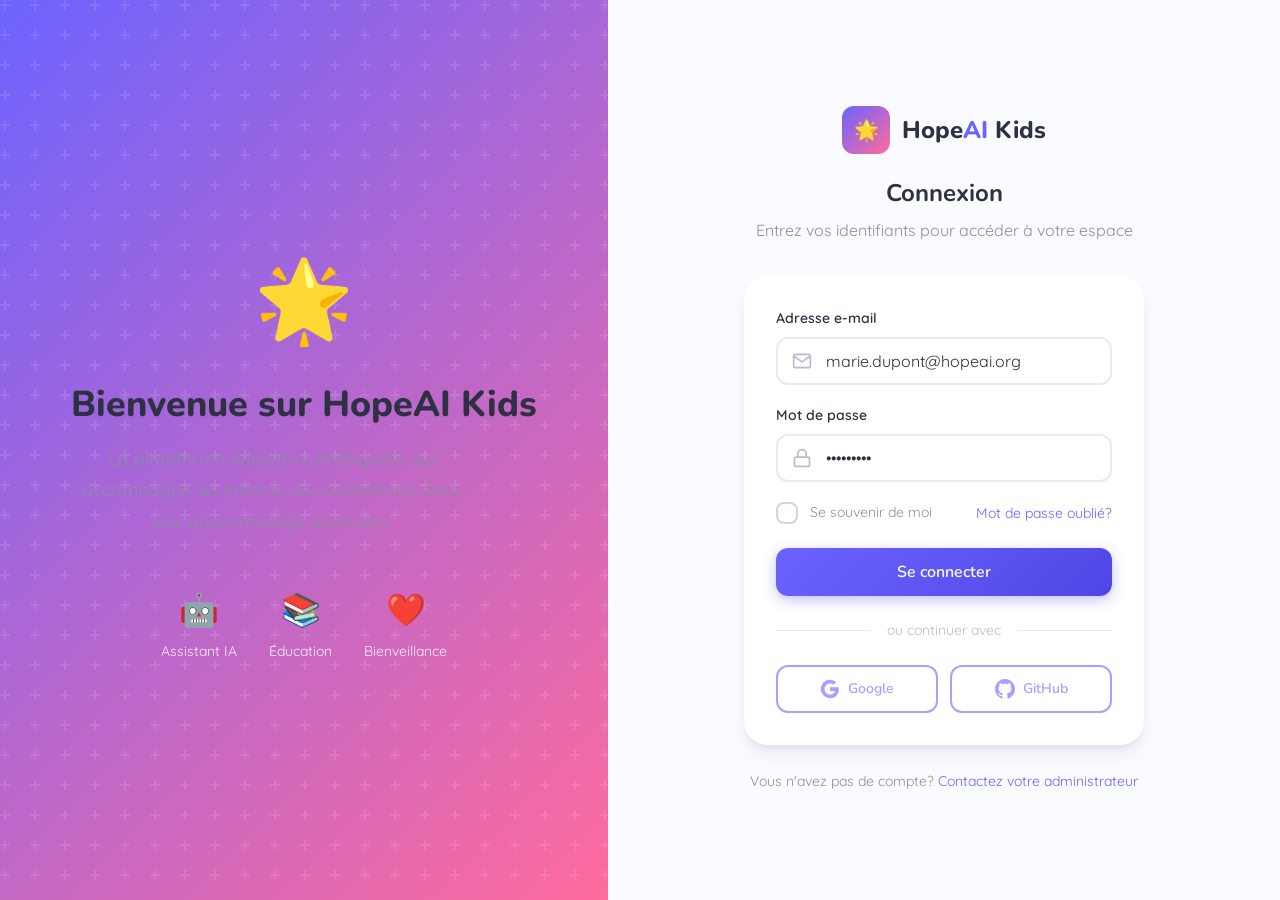
<file: hopeai-kids/login.html>
<!DOCTYPE html>
<html lang="fr">
<head>
  <meta charset="UTF-8">
  <meta name="viewport" content="width=device-width, initial-scale=1.0">
  <title>Connexion - HopeAI Kids</title>
  <link rel="stylesheet" href="css/variables.css">
  <link rel="stylesheet" href="css/base.css">
  <link rel="stylesheet" href="css/components.css">
  <link rel="stylesheet" href="css/pages.css">
  <link rel="icon" href="data:image/svg+xml,<svg xmlns='http://www.w3.org/2000/svg' viewBox='0 0 100 100'><rect fill='%236C63FF' rx='20' width='100' height='100'/><text y='.9em' x='50%' text-anchor='middle' font-size='60'>🌟</text></svg>">
</head>
<body>
  <div class="login-page">
    <!-- Visual Side -->
    <div class="login-visual hide-mobile">
      <div class="login-visual-content">
        <div style="font-size: 80px; margin-bottom: 24px;">🌟</div>
        <h1 class="login-visual-title">Bienvenue sur HopeAI Kids</h1>
        <p class="login-visual-text">
          La plateforme éducative intelligente qui accompagne les enfants des orphelinats dans leur apprentissage quotidien.
        </p>
        
        <div style="display: flex; gap: 32px; margin-top: 48px; justify-content: center;">
          <div style="text-align: center;">
            <div style="font-size: 32px; margin-bottom: 8px;">🤖</div>
            <div style="font-size: 14px; opacity: 0.9;">Assistant IA</div>
          </div>
          <div style="text-align: center;">
            <div style="font-size: 32px; margin-bottom: 8px;">📚</div>
            <div style="font-size: 14px; opacity: 0.9;">Éducation</div>
          </div>
          <div style="text-align: center;">
            <div style="font-size: 32px; margin-bottom: 8px;">❤️</div>
            <div style="font-size: 14px; opacity: 0.9;">Bienveillance</div>
          </div>
        </div>
      </div>
    </div>
    
    <!-- Form Side -->
    <div class="login-form-container">
      <div class="login-form-wrapper">
        <div class="login-header">
          <div class="login-logo">
            <div class="login-logo-icon">🌟</div>
            <span class="sidebar-logo-text" style="font-size: 24px;">Hope<span>AI</span> Kids</span>
          </div>
          <h1 class="login-title">Connexion</h1>
          <p class="login-subtitle">Entrez vos identifiants pour accéder à votre espace</p>
        </div>
        
        <form id="loginForm" class="login-form">
          <div class="form-group">
            <label class="form-label" for="email">Adresse e-mail</label>
            <div class="form-input-icon">
              <svg class="form-icon" width="20" height="20" viewBox="0 0 24 24" fill="none" stroke="currentColor" stroke-width="2">
                <path d="M4 4h16c1.1 0 2 .9 2 2v12c0 1.1-.9 2-2 2H4c-1.1 0-2-.9-2-2V6c0-1.1.9-2 2-2z"></path>
                <polyline points="22,6 12,13 2,6"></polyline>
              </svg>
              <input type="email" id="email" name="email" class="form-input" placeholder="marie.dupont@hopeai.org" required>
            </div>
          </div>
          
          <div class="form-group">
            <label class="form-label" for="password">Mot de passe</label>
            <div class="form-input-icon">
              <svg class="form-icon" width="20" height="20" viewBox="0 0 24 24" fill="none" stroke="currentColor" stroke-width="2">
                <rect x="3" y="11" width="18" height="11" rx="2" ry="2"></rect>
                <path d="M7 11V7a5 5 0 0 1 10 0v4"></path>
              </svg>
              <input type="password" id="password" name="password" class="form-input" placeholder="••••••••" required>
            </div>
          </div>
          
          <div class="login-options">
            <label class="form-check">
              <input type="checkbox" class="form-check-input" name="remember">
              <span class="form-check-label">Se souvenir de moi</span>
            </label>
            <a href="#" style="font-size: 14px;">Mot de passe oublié?</a>
          </div>
          
          <button type="submit" class="btn btn-primary btn-block btn-lg">
            Se connecter
          </button>
          
          <div class="login-divider">ou continuer avec</div>
          
          <div style="display: flex; gap: 12px;">
            <button type="button" class="btn btn-outline" style="flex: 1;" disabled>
              <svg width="20" height="20" viewBox="0 0 24 24" fill="currentColor">
                <path d="M22.56 12.25c0-.78-.07-1.53-.2-2.25H12v4.26h5.92c-.26 1.37-1.04 2.53-2.21 3.31v2.77h3.57c2.08-1.92 3.28-4.74 3.28-8.09z"/>
                <path d="M12 23c2.97 0 5.46-.98 7.28-2.66l-3.57-2.77c-.98.66-2.23 1.06-3.71 1.06-2.86 0-5.29-1.93-6.16-4.53H2.18v2.84C3.99 20.53 7.7 23 12 23z"/>
                <path d="M5.84 14.09c-.22-.66-.35-1.36-.35-2.09s.13-1.43.35-2.09V7.07H2.18C1.43 8.55 1 10.22 1 12s.43 3.45 1.18 4.93l2.85-2.22.81-.62z"/>
                <path d="M12 5.38c1.62 0 3.06.56 4.21 1.64l3.15-3.15C17.45 2.09 14.97 1 12 1 7.7 1 3.99 3.47 2.18 7.07l3.66 2.84c.87-2.6 3.3-4.53 6.16-4.53z"/>
              </svg>
              Google
            </button>
            <button type="button" class="btn btn-outline" style="flex: 1;" disabled>
              <svg width="20" height="20" viewBox="0 0 24 24" fill="currentColor">
                <path d="M12 0c-6.626 0-12 5.373-12 12 0 5.302 3.438 9.8 8.207 11.387.599.111.793-.261.793-.577v-2.234c-3.338.726-4.033-1.416-4.033-1.416-.546-1.387-1.333-1.756-1.333-1.756-1.089-.745.083-.729.083-.729 1.205.084 1.839 1.237 1.839 1.237 1.07 1.834 2.807 1.304 3.492.997.107-.775.418-1.305.762-1.604-2.665-.305-5.467-1.334-5.467-5.931 0-1.311.469-2.381 1.236-3.221-.124-.303-.535-1.524.117-3.176 0 0 1.008-.322 3.301 1.23.957-.266 1.983-.399 3.003-.404 1.02.005 2.047.138 3.006.404 2.291-1.552 3.297-1.23 3.297-1.23.653 1.653.242 2.874.118 3.176.77.84 1.235 1.911 1.235 3.221 0 4.609-2.807 5.624-5.479 5.921.43.372.823 1.102.823 2.222v3.293c0 .319.192.694.801.576 4.765-1.589 8.199-6.086 8.199-11.386 0-6.627-5.373-12-12-12z"/>
              </svg>
              GitHub
            </button>
          </div>
        </form>
        
        <div class="login-footer">
          <p>Vous n'avez pas de compte? <a href="#">Contactez votre administrateur</a></p>
        </div>
      </div>
    </div>
  </div>
  
  <!-- Toast Container -->
  <div class="toast-container"></div>
  
  <script src="js/utils.js"></script>
  <script src="js/app.js"></script>
  <script>
    // Demo login helper
    document.getElementById('email').value = 'marie.dupont@hopeai.org';
    document.getElementById('password').value = 'Admin123!';
  </script>
</body>
</html>
</file>
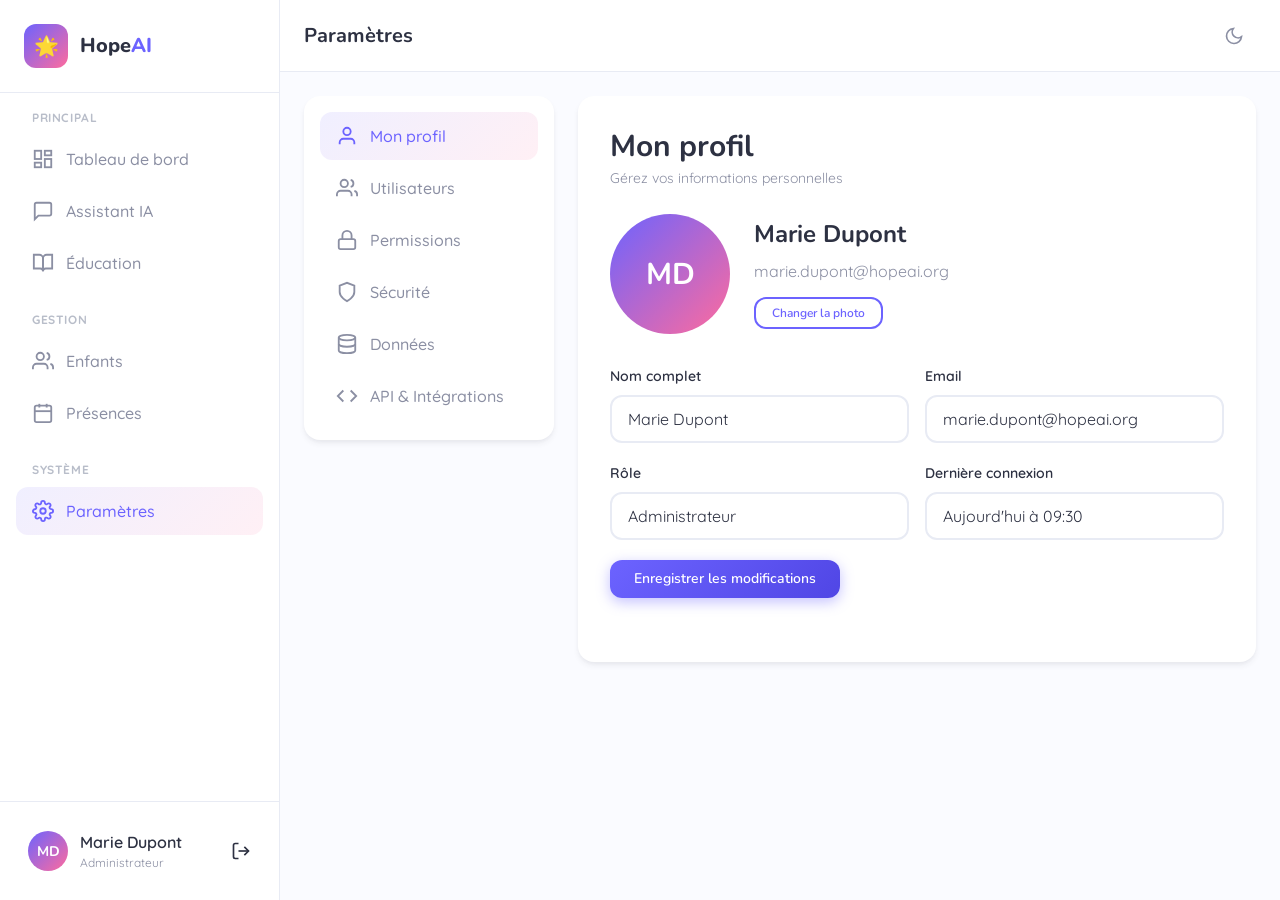
<file: hopeai-kids/settings.html>
<!DOCTYPE html>
<html lang="fr">
<head>
  <meta charset="UTF-8">
  <meta name="viewport" content="width=device-width, initial-scale=1.0">
  <title>Paramètres - HopeAI Kids</title>
  <link rel="stylesheet" href="css/variables.css">
  <link rel="stylesheet" href="css/base.css">
  <link rel="stylesheet" href="css/components.css">
  <link rel="stylesheet" href="css/pages.css">
  <link rel="icon" href="data:image/svg+xml,<svg xmlns='http://www.w3.org/2000/svg' viewBox='0 0 100 100'><rect fill='%236C63FF' rx='20' width='100' height='100'/><text y='.9em' x='50%' text-anchor='middle' font-size='60'>🌟</text></svg>">
</head>
<body>
  <!-- Sidebar -->
  <aside class="sidebar">
    <div class="sidebar-header">
      <a href="dashboard.html" class="sidebar-logo">
        <div class="sidebar-logo-icon">🌟</div>
        <span class="sidebar-logo-text">Hope<span>AI</span></span>
      </a>
    </div>
    
    <nav class="sidebar-nav">
      <div class="sidebar-nav-section">
        <div class="sidebar-nav-title">Principal</div>
        <a href="dashboard.html" class="sidebar-nav-item">
          <svg class="nav-icon" viewBox="0 0 24 24" fill="none" stroke="currentColor" stroke-width="2">
            <rect x="3" y="3" width="7" height="9"></rect>
            <rect x="14" y="3" width="7" height="5"></rect>
            <rect x="14" y="12" width="7" height="9"></rect>
            <rect x="3" y="16" width="7" height="5"></rect>
          </svg>
          Tableau de bord
        </a>
        <a href="assistant.html" class="sidebar-nav-item">
          <svg class="nav-icon" viewBox="0 0 24 24" fill="none" stroke="currentColor" stroke-width="2">
            <path d="M21 15a2 2 0 0 1-2 2H7l-4 4V5a2 2 0 0 1 2-2h14a2 2 0 0 1 2 2z"></path>
          </svg>
          Assistant IA
        </a>
        <a href="education.html" class="sidebar-nav-item">
          <svg class="nav-icon" viewBox="0 0 24 24" fill="none" stroke="currentColor" stroke-width="2">
            <path d="M2 3h6a4 4 0 0 1 4 4v14a3 3 0 0 0-3-3H2z"></path>
            <path d="M22 3h-6a4 4 0 0 0-4 4v14a3 3 0 0 1 3-3h7z"></path>
          </svg>
          Éducation
        </a>
      </div>
      
      <div class="sidebar-nav-section">
        <div class="sidebar-nav-title">Gestion</div>
        <a href="children.html" class="sidebar-nav-item">
          <svg class="nav-icon" viewBox="0 0 24 24" fill="none" stroke="currentColor" stroke-width="2">
            <path d="M17 21v-2a4 4 0 0 0-4-4H5a4 4 0 0 0-4 4v2"></path>
            <circle cx="9" cy="7" r="4"></circle>
            <path d="M23 21v-2a4 4 0 0 0-3-3.87"></path>
            <path d="M16 3.13a4 4 0 0 1 0 7.75"></path>
          </svg>
          Enfants
        </a>
        <a href="attendance.html" class="sidebar-nav-item">
          <svg class="nav-icon" viewBox="0 0 24 24" fill="none" stroke="currentColor" stroke-width="2">
            <rect x="3" y="4" width="18" height="18" rx="2" ry="2"></rect>
            <line x1="16" y1="2" x2="16" y2="6"></line>
            <line x1="8" y1="2" x2="8" y2="6"></line>
            <line x1="3" y1="10" x2="21" y2="10"></line>
          </svg>
          Présences
        </a>
      </div>
      
      <div class="sidebar-nav-section">
        <div class="sidebar-nav-title">Système</div>
        <a href="settings.html" class="sidebar-nav-item active">
          <svg class="nav-icon" viewBox="0 0 24 24" fill="none" stroke="currentColor" stroke-width="2">
            <circle cx="12" cy="12" r="3"></circle>
            <path d="M19.4 15a1.65 1.65 0 0 0 .33 1.82l.06.06a2 2 0 0 1 0 2.83 2 2 0 0 1-2.83 0l-.06-.06a1.65 1.65 0 0 0-1.82-.33 1.65 1.65 0 0 0-1 1.51V21a2 2 0 0 1-2 2 2 2 0 0 1-2-2v-.09A1.65 1.65 0 0 0 9 19.4a1.65 1.65 0 0 0-1.82.33l-.06.06a2 2 0 0 1-2.83 0 2 2 0 0 1 0-2.83l.06-.06a1.65 1.65 0 0 0 .33-1.82 1.65 1.65 0 0 0-1.51-1H3a2 2 0 0 1-2-2 2 2 0 0 1 2-2h.09A1.65 1.65 0 0 0 4.6 9a1.65 1.65 0 0 0-.33-1.82l-.06-.06a2 2 0 0 1 0-2.83 2 2 0 0 1 2.83 0l.06.06a1.65 1.65 0 0 0 1.82.33H9a1.65 1.65 0 0 0 1-1.51V3a2 2 0 0 1 2-2 2 2 0 0 1 2 2v.09a1.65 1.65 0 0 0 1 1.51 1.65 1.65 0 0 0 1.82-.33l.06-.06a2 2 0 0 1 2.83 0 2 2 0 0 1 0 2.83l-.06.06a1.65 1.65 0 0 0-.33 1.82V9a1.65 1.65 0 0 0 1.51 1H21a2 2 0 0 1 2 2 2 2 0 0 1-2 2h-.09a1.65 1.65 0 0 0-1.51 1z"></path>
          </svg>
          Paramètres
        </a>
      </div>
    </nav>
    
    <div class="sidebar-footer">
      <div class="sidebar-user" onclick="App.logout()" style="cursor: pointer;">
        <div class="avatar">MD</div>
        <div class="sidebar-user-info">
          <div class="sidebar-user-name">Marie Dupont</div>
          <div class="sidebar-user-role">Administrateur</div>
        </div>
        <svg width="20" height="20" viewBox="0 0 24 24" fill="none" stroke="currentColor" stroke-width="2">
          <path d="M9 21H5a2 2 0 0 1-2-2V5a2 2 0 0 1 2-2h4"></path>
          <polyline points="16 17 21 12 16 7"></polyline>
          <line x1="21" y1="12" x2="9" y2="12"></line>
        </svg>
      </div>
    </div>
  </aside>
  
  <!-- Main Content -->
  <div class="main-wrapper">
    <header class="main-header">
      <div class="header-left">
        <button class="header-btn hide-desktop" onclick="App.toggleSidebar()">
          <svg width="24" height="24" viewBox="0 0 24 24" fill="none" stroke="currentColor" stroke-width="2">
            <line x1="3" y1="12" x2="21" y2="12"></line>
            <line x1="3" y1="6" x2="21" y2="6"></line>
            <line x1="3" y1="18" x2="21" y2="18"></line>
          </svg>
        </button>
        <h1 class="header-title">Paramètres</h1>
      </div>
      
      <div class="header-right">
        <button class="header-btn" data-theme-toggle onclick="App.toggleTheme()">
          <svg width="20" height="20" viewBox="0 0 24 24" fill="none" stroke="currentColor" stroke-width="2">
            <path d="M21 12.79A9 9 0 1 1 11.21 3 7 7 0 0 0 21 12.79z"></path>
          </svg>
        </button>
      </div>
    </header>
    
    <main class="main-content">
      <div class="settings-layout">
        <!-- Settings Navigation -->
        <nav class="settings-nav">
          <a href="#profile" class="settings-nav-item active" onclick="showSettingsSection('profile')">
            <svg class="nav-icon" viewBox="0 0 24 24" fill="none" stroke="currentColor" stroke-width="2">
              <path d="M20 21v-2a4 4 0 0 0-4-4H8a4 4 0 0 0-4 4v2"></path>
              <circle cx="12" cy="7" r="4"></circle>
            </svg>
            Mon profil
          </a>
          <a href="#users" class="settings-nav-item" onclick="showSettingsSection('users')">
            <svg class="nav-icon" viewBox="0 0 24 24" fill="none" stroke="currentColor" stroke-width="2">
              <path d="M17 21v-2a4 4 0 0 0-4-4H5a4 4 0 0 0-4 4v2"></path>
              <circle cx="9" cy="7" r="4"></circle>
              <path d="M23 21v-2a4 4 0 0 0-3-3.87"></path>
              <path d="M16 3.13a4 4 0 0 1 0 7.75"></path>
            </svg>
            Utilisateurs
          </a>
          <a href="#permissions" class="settings-nav-item" onclick="showSettingsSection('permissions')">
            <svg class="nav-icon" viewBox="0 0 24 24" fill="none" stroke="currentColor" stroke-width="2">
              <rect x="3" y="11" width="18" height="11" rx="2" ry="2"></rect>
              <path d="M7 11V7a5 5 0 0 1 10 0v4"></path>
            </svg>
            Permissions
          </a>
          <a href="#security" class="settings-nav-item" onclick="showSettingsSection('security')">
            <svg class="nav-icon" viewBox="0 0 24 24" fill="none" stroke="currentColor" stroke-width="2">
              <path d="M12 22s8-4 8-10V5l-8-3-8 3v7c0 6 8 10 8 10z"></path>
            </svg>
            Sécurité
          </a>
          <a href="#data" class="settings-nav-item" onclick="showSettingsSection('data')">
            <svg class="nav-icon" viewBox="0 0 24 24" fill="none" stroke="currentColor" stroke-width="2">
              <ellipse cx="12" cy="5" rx="9" ry="3"></ellipse>
              <path d="M21 12c0 1.66-4 3-9 3s-9-1.34-9-3"></path>
              <path d="M3 5v14c0 1.66 4 3 9 3s9-1.34 9-3V5"></path>
            </svg>
            Données
          </a>
          <a href="#api" class="settings-nav-item" onclick="showSettingsSection('api')">
            <svg class="nav-icon" viewBox="0 0 24 24" fill="none" stroke="currentColor" stroke-width="2">
              <polyline points="16 18 22 12 16 6"></polyline>
              <polyline points="8 6 2 12 8 18"></polyline>
            </svg>
            API & Intégrations
          </a>
        </nav>
        
        <!-- Settings Content -->
        <div class="settings-content">
          <!-- Profile Section -->
          <div id="section-profile" class="settings-section">
            <div class="settings-section-header">
              <h2>Mon profil</h2>
              <p class="settings-section-description">Gérez vos informations personnelles</p>
            </div>
            
            <div style="display: flex; align-items: center; gap: 24px; margin-bottom: 32px;">
              <div class="avatar avatar-2xl">MD</div>
              <div>
                <h3 style="margin-bottom: 8px;">Marie Dupont</h3>
                <p style="color: var(--text-secondary); margin-bottom: 12px;">marie.dupont@hopeai.org</p>
                <button class="btn btn-sm btn-outline">Changer la photo</button>
              </div>
            </div>
            
            <form id="profileForm">
              <div class="grid grid-cols-2 gap-4">
                <div class="form-group">
                  <label class="form-label">Nom complet</label>
                  <input type="text" class="form-input" value="Marie Dupont">
                </div>
                <div class="form-group">
                  <label class="form-label">Email</label>
                  <input type="email" class="form-input" value="marie.dupont@hopeai.org">
                </div>
              </div>
              
              <div class="grid grid-cols-2 gap-4">
                <div class="form-group">
                  <label class="form-label">Rôle</label>
                  <input type="text" class="form-input" value="Administrateur" disabled>
                </div>
                <div class="form-group">
                  <label class="form-label">Dernière connexion</label>
                  <input type="text" class="form-input" value="Aujourd'hui à 09:30" disabled>
                </div>
              </div>
              
              <button type="submit" class="btn btn-primary">Enregistrer les modifications</button>
            </form>
          </div>
          
          <!-- Users Section -->
          <div id="section-users" class="settings-section" style="display: none;">
            <div class="settings-section-header">
              <div style="display: flex; justify-content: space-between; align-items: center;">
                <div>
                  <h2>Gestion des utilisateurs</h2>
                  <p class="settings-section-description">Ajoutez et gérez les comptes utilisateurs</p>
                </div>
                <button class="btn btn-primary" onclick="openAddUserModal()">
                  <svg width="16" height="16" viewBox="0 0 24 24" fill="none" stroke="currentColor" stroke-width="2">
                    <line x1="12" y1="5" x2="12" y2="19"></line>
                    <line x1="5" y1="12" x2="19" y2="12"></line>
                  </svg>
                  Ajouter
                </button>
              </div>
            </div>
            
            <div class="table-container">
              <table class="table">
                <thead>
                  <tr>
                    <th>Utilisateur</th>
                    <th>Rôle</th>
                    <th>Dernière connexion</th>
                    <th>Statut</th>
                    <th>Actions</th>
                  </tr>
                </thead>
                <tbody>
                  <tr>
                    <td>
                      <div style="display: flex; align-items: center; gap: 12px;">
                        <div class="avatar">MD</div>
                        <div>
                          <div style="font-weight: 600;">Marie Dupont</div>
                          <div style="font-size: 12px; color: var(--text-secondary);">marie.dupont@hopeai.org</div>
                        </div>
                      </div>
                    </td>
                    <td><span class="badge badge-primary">Admin</span></td>
                    <td>Aujourd'hui 09:30</td>
                    <td><span class="badge badge-success">Actif</span></td>
                    <td>
                      <div class="table-actions">
                        <button class="btn btn-sm btn-ghost">Modifier</button>
                      </div>
                    </td>
                  </tr>
                  <tr>
                    <td>
                      <div style="display: flex; align-items: center; gap: 12px;">
                        <div class="avatar" style="background: linear-gradient(135deg, var(--color-secondary), var(--color-secondary-dark));">JK</div>
                        <div>
                          <div style="font-weight: 600;">Jean Kouassi</div>
                          <div style="font-size: 12px; color: var(--text-secondary);">jean.kouassi@hopeai.org</div>
                        </div>
                      </div>
                    </td>
                    <td><span class="badge badge-warning">Responsable</span></td>
                    <td>Hier 17:45</td>
                    <td><span class="badge badge-success">Actif</span></td>
                    <td>
                      <div class="table-actions">
                        <button class="btn btn-sm btn-ghost">Modifier</button>
                        <button class="btn btn-sm btn-ghost" style="color: var(--color-danger);">Désactiver</button>
                      </div>
                    </td>
                  </tr>
                  <tr>
                    <td>
                      <div style="display: flex; align-items: center; gap: 12px;">
                        <div class="avatar" style="background: linear-gradient(135deg, var(--color-accent-1), var(--color-accent-1-dark));">SM</div>
                        <div>
                          <div style="font-weight: 600;">Sophie Martin</div>
                          <div style="font-size: 12px; color: var(--text-secondary);">sophie.martin@hopeai.org</div>
                        </div>
                      </div>
                    </td>
                    <td><span class="badge badge-neutral">Éducateur</span></td>
                    <td>Il y a 2 jours</td>
                    <td><span class="badge badge-success">Actif</span></td>
                    <td>
                      <div class="table-actions">
                        <button class="btn btn-sm btn-ghost">Modifier</button>
                        <button class="btn btn-sm btn-ghost" style="color: var(--color-danger);">Désactiver</button>
                      </div>
                    </td>
                  </tr>
                </tbody>
              </table>
            </div>
          </div>
          
          <!-- Permissions Section -->
          <div id="section-permissions" class="settings-section" style="display: none;">
            <div class="settings-section-header">
              <h2>Matrice des permissions</h2>
              <p class="settings-section-description">Définissez les droits d'accès pour chaque rôle</p>
            </div>
            
            <div class="table-container">
              <table class="permissions-table">
                <thead>
                  <tr>
                    <th>Fonctionnalité</th>
                    <th>Admin</th>
                    <th>Responsable</th>
                    <th>Éducateur</th>
                  </tr>
                </thead>
                <tbody>
                  <tr>
                    <td>Tableau de bord</td>
                    <td><span style="color: var(--color-success);">✓</span></td>
                    <td><span style="color: var(--color-success);">✓</span></td>
                    <td><span style="color: var(--color-success);">✓</span></td>
                  </tr>
                  <tr>
                    <td>Assistant IA</td>
                    <td><span style="color: var(--color-success);">✓</span></td>
                    <td><span style="color: var(--color-success);">✓</span></td>
                    <td><span style="color: var(--color-success);">✓</span></td>
                  </tr>
                  <tr>
                    <td>Espace éducatif</td>
                    <td><span style="color: var(--color-success);">✓</span></td>
                    <td><span style="color: var(--color-success);">✓</span></td>
                    <td><span style="color: var(--color-success);">✓</span></td>
                  </tr>
                  <tr>
                    <td>Gestion des enfants</td>
                    <td><span style="color: var(--color-success);">✓</span></td>
                    <td><span style="color: var(--color-success);">✓</span></td>
                    <td><span style="color: var(--color-secondary);">Lecture seule</span></td>
                  </tr>
                  <tr>
                    <td>Gestion des présences</td>
                    <td><span style="color: var(--color-success);">✓</span></td>
                    <td><span style="color: var(--color-success);">✓</span></td>
                    <td><span style="color: var(--color-success);">✓</span></td>
                  </tr>
                  <tr>
                    <td>Gestion des utilisateurs</td>
                    <td><span style="color: var(--color-success);">✓</span></td>
                    <td><span style="color: var(--color-muted);">✗</span></td>
                    <td><span style="color: var(--color-muted);">✗</span></td>
                  </tr>
                  <tr>
                    <td>Paramètres système</td>
                    <td><span style="color: var(--color-success);">✓</span></td>
                    <td><span style="color: var(--color-muted);">✗</span></td>
                    <td><span style="color: var(--color-muted);">✗</span></td>
                  </tr>
                  <tr>
                    <td>Export de données</td>
                    <td><span style="color: var(--color-success);">✓</span></td>
                    <td><span style="color: var(--color-success);">✓</span></td>
                    <td><span style="color: var(--color-muted);">✗</span></td>
                  </tr>
                </tbody>
              </table>
            </div>
          </div>
          
          <!-- Security Section -->
          <div id="section-security" class="settings-section" style="display: none;">
            <div class="settings-section-header">
              <h2>Sécurité</h2>
              <p class="settings-section-description">Gérez la sécurité de votre compte</p>
            </div>
            
            <div class="settings-row">
              <div class="settings-row-label">
                <h4>Changer le mot de passe</h4>
                <p>Dernière modification il y a 30 jours</p>
              </div>
              <button class="btn btn-outline btn-sm">Modifier</button>
            </div>
            
            <div class="settings-row">
              <div class="settings-row-label">
                <h4>Authentification à deux facteurs</h4>
                <p>Ajoutez une couche de sécurité supplémentaire</p>
              </div>
              <label class="toggle">
                <input type="checkbox" class="toggle-input">
                <span class="toggle-slider"></span>
              </label>
            </div>
            
            <div class="settings-row">
              <div class="settings-row-label">
                <h4>Reconnaissance faciale</h4>
                <p>Pour le pointage automatique des enfants</p>
              </div>
              <label class="toggle">
                <input type="checkbox" class="toggle-input">
                <span class="toggle-slider"></span>
              </label>
            </div>
            
            <div class="settings-row">
              <div class="settings-row-label">
                <h4>Consentement biométrique</h4>
                <p>Accord parental requis pour la reconnaissance faciale</p>
              </div>
              <span class="badge badge-warning">En attente</span>
            </div>
            
            <div class="settings-row">
              <div class="settings-row-label">
                <h4>JWT Token</h4>
                <p>Token d'authentification pour l'API</p>
              </div>
              <button class="btn btn-outline btn-sm" onclick="showJWTInfo()">
                <svg width="16" height="16" viewBox="0 0 24 24" fill="none" stroke="currentColor" stroke-width="2">
                  <rect x="3" y="11" width="18" height="11" rx="2" ry="2"></rect>
                  <path d="M7 11V7a5 5 0 0 1 10 0v4"></path>
                </svg>
                Générer
              </button>
            </div>
          </div>
          
          <!-- Data Section -->
          <div id="section-data" class="settings-section" style="display: none;">
            <div class="settings-section-header">
              <h2>Protection des données</h2>
              <p class="settings-section-description">Gérez les données conformément au RGPD</p>
            </div>
            
            <div class="card" style="background: var(--color-info-bg); border: 1px solid var(--color-primary); margin-bottom: 24px;">
              <div style="display: flex; gap: 16px; align-items: flex-start;">
                <span style="font-size: 24px;">ℹ️</span>
                <div>
                  <h4 style="color: var(--color-primary); margin-bottom: 8px;">Conformité RGPD</h4>
                  <p style="font-size: 14px; color: var(--text-secondary);">
                    HopeAI Kids respecte strictement le Règlement Général sur la Protection des Données. 
                    Les données des enfants sont traitées avec le plus grand soin.
                  </p>
                </div>
              </div>
            </div>
            
            <div class="settings-row">
              <div class="settings-row-label">
                <h4>Consentement parental</h4>
                <p>Autorisation requise avant toute collecte de données</p>
              </div>
              <label class="toggle">
                <input type="checkbox" class="toggle-input" checked>
                <span class="toggle-slider"></span>
              </label>
            </div>
            
            <div class="settings-row">
              <div class="settings-row-label">
                <h4>Export des données enfants</h4>
                <p>Téléchargez toutes les données en format JSON</p>
              </div>
              <button class="btn btn-outline btn-sm" onclick="exportAllData()">
                <svg width="16" height="16" viewBox="0 0 24 24" fill="none" stroke="currentColor" stroke-width="2">
                  <path d="M21 15v4a2 2 0 0 1-2 2H5a2 2 0 0 1-2-2v-4"></path>
                  <polyline points="7 10 12 15 17 10"></polyline>
                  <line x1="12" y1="15" x2="12" y2="3"></line>
                </svg>
                Exporter
              </button>
            </div>
            
            <div class="settings-row">
              <div class="settings-row-label">
                <h4>Supprimer toutes les données</h4>
                <p>Cette action est irréversible</p>
              </div>
              <button class="btn btn-sm" style="background: var(--color-danger); color: white;" onclick="confirmDeleteAllData()">
                Supprimer
              </button>
            </div>
          </div>
          
          <!-- API Section -->
          <div id="section-api" class="settings-section" style="display: none;">
            <div class="settings-section-header">
              <h2>API & Intégrations</h2>
              <p class="settings-section-description">Configurez les connexions aux services externes</p>
            </div>
            
            <div class="card" style="margin-bottom: 24px;">
              <div style="display: flex; align-items: center; gap: 16px; margin-bottom: 16px;">
                <div style="width: 48px; height: 48px; background: #10a37f; border-radius: 12px; display: flex; align-items: center; justify-content: center; color: white; font-weight: bold;">AI</div>
                <div>
                  <h4>OpenAI API</h4>
                  <p style="font-size: 14px; color: var(--text-secondary);">Pour l'assistant IA conversationnel</p>
                </div>
                <span class="badge badge-success" style="margin-left: auto;">Prêt</span>
              </div>
              <div class="form-group">
                <label class="form-label">Clé API</label>
                <input type="password" class="form-input" placeholder="sk-..." value="sk-••••••••••••••••">
              </div>
              <button class="btn btn-outline btn-sm">Tester la connexion</button>
            </div>
            
            <div class="card" style="margin-bottom: 24px;">
              <div style="display: flex; align-items: center; gap: 16px; margin-bottom: 16px;">
                <div style="width: 48px; height: 48px; background: #4B5563; border-radius: 12px; display: flex; align-items: center; justify-content: center; color: white;">🎤</div>
                <div>
                  <h4>Whisper Speech-to-Text</h4>
                  <p style="font-size: 14px; color: var(--text-secondary);">Pour la reconnaissance vocale</p>
                </div>
                <span class="badge badge-warning" style="margin-left: auto;">En attente</span>
              </div>
              <div class="form-group">
                <label class="form-label">Clé API</label>
                <input type="password" class="form-input" placeholder="Configuration requise">
              </div>
              <button class="btn btn-outline btn-sm" disabled>Tester la connexion</button>
            </div>
            
            <div class="card" style="margin-bottom: 24px;">
              <div style="display: flex; align-items: center; gap: 16px; margin-bottom: 16px;">
                <div style="width: 48px; height: 48px; background: #3B82F6; border-radius: 12px; display: flex; align-items: center; justify-content: center; color: white;">👁️</div>
                <div>
                  <h4>MediaPipe / InsightFace</h4>
                  <p style="font-size: 14px; color: var(--text-secondary);">Pour la reconnaissance faciale</p>
                </div>
                <span class="badge badge-warning" style="margin-left: auto;">En attente</span>
              </div>
              <p style="font-size: 14px; color: var(--text-secondary);">
                Cette intégration sera utilisée pour la reconnaissance faciale des enfants lors du pointage.
              </p>
            </div>
            
            <div class="card">
              <div style="display: flex; align-items: center; gap: 16px; margin-bottom: 16px;">
                <div style="width: 48px; height: 48px; background: #336791; border-radius: 12px; display: flex; align-items: center; justify-content: center; color: white; font-weight: bold;">PG</div>
                <div>
                  <h4>PostgreSQL Database</h4>
                  <p style="font-size: 14px; color: var(--text-secondary);">Base de données principale</p>
                </div>
                <span class="badge badge-success" style="margin-left: auto;">Connecté</span>
              </div>
              <div class="grid grid-cols-2 gap-4">
                <div class="form-group">
                  <label class="form-label">Host</label>
                  <input type="text" class="form-input" value="localhost:5432">
                </div>
                <div class="form-group">
                  <label class="form-label">Database</label>
                  <input type="text" class="form-input" value="hopeai_kids">
                </div>
              </div>
            </div>
          </div>
        </div>
      </div>
    </main>
  </div>
  
  <!-- Add User Modal -->
  <div id="addUserModal" class="modal">
    <div class="modal-header">
      <h3 class="modal-title">Ajouter un utilisateur</h3>
      <button class="modal-close" data-modal-close>
        <svg width="24" height="24" viewBox="0 0 24 24" fill="none" stroke="currentColor" stroke-width="2">
          <line x1="18" y1="6" x2="6" y2="18"></line>
          <line x1="6" y1="6" x2="18" y2="18"></line>
        </svg>
      </button>
    </div>
    <div class="modal-body">
      <form>
        <div class="form-group">
          <label class="form-label required">Nom complet</label>
          <input type="text" class="form-input" placeholder="Prénom Nom" required>
        </div>
        <div class="form-group">
          <label class="form-label required">Email</label>
          <input type="email" class="form-input" placeholder="email@hopeai.org" required>
        </div>
        <div class="form-group">
          <label class="form-label required">Rôle</label>
          <select class="form-input form-select" required>
            <option value="">Sélectionner...</option>
            <option value="admin">Administrateur</option>
            <option value="responsable">Responsable</option>
            <option value="educateur">Éducateur</option>
          </select>
        </div>
        <div class="form-group">
          <label class="form-label required">Mot de passe temporaire</label>
          <input type="password" class="form-input" placeholder="Minimum 8 caractères" required>
        </div>
      </form>
    </div>
    <div class="modal-footer">
      <button class="btn btn-ghost" data-modal-close>Annuler</button>
      <button class="btn btn-primary">Créer l'utilisateur</button>
    </div>
  </div>
  
  <!-- Mobile Navigation -->
  <nav class="mobile-nav">
    <div class="mobile-nav-list">
      <a href="dashboard.html" class="mobile-nav-item">
        <svg class="nav-icon" viewBox="0 0 24 24" fill="none" stroke="currentColor" stroke-width="2">
          <rect x="3" y="3" width="7" height="9"></rect>
          <rect x="14" y="3" width="7" height="5"></rect>
          <rect x="14" y="12" width="7" height="9"></rect>
          <rect x="3" y="16" width="7" height="5"></rect>
        </svg>
        <span>Accueil</span>
      </a>
      <a href="assistant.html" class="mobile-nav-item">
        <svg class="nav-icon" viewBox="0 0 24 24" fill="none" stroke="currentColor" stroke-width="2">
          <path d="M21 15a2 2 0 0 1-2 2H7l-4 4V5a2 2 0 0 1 2-2h14a2 2 0 0 1 2 2z"></path>
        </svg>
        <span>IA</span>
      </a>
      <a href="education.html" class="mobile-nav-item">
        <svg class="nav-icon" viewBox="0 0 24 24" fill="none" stroke="currentColor" stroke-width="2">
          <path d="M2 3h6a4 4 0 0 1 4 4v14a3 3 0 0 0-3-3H2z"></path>
          <path d="M22 3h-6a4 4 0 0 0-4 4v14a3 3 0 0 1 3-3h7z"></path>
        </svg>
        <span>Éducation</span>
      </a>
      <a href="children.html" class="mobile-nav-item">
        <svg class="nav-icon" viewBox="0 0 24 24" fill="none" stroke="currentColor" stroke-width="2">
          <path d="M17 21v-2a4 4 0 0 0-4-4H5a4 4 0 0 0-4 4v2"></path>
          <circle cx="9" cy="7" r="4"></circle>
        </svg>
        <span>Enfants</span>
      </a>
      <a href="settings.html" class="mobile-nav-item active">
        <svg class="nav-icon" viewBox="0 0 24 24" fill="none" stroke="currentColor" stroke-width="2">
          <circle cx="12" cy="12" r="3"></circle>
          <path d="M19.4 15a1.65 1.65 0 0 0 .33 1.82l.06.06a2 2 0 0 1 0 2.83 2 2 0 0 1-2.83 0l-.06-.06a1.65 1.65 0 0 0-1.82-.33 1.65 1.65 0 0 0-1 1.51V21a2 2 0 0 1-2 2 2 2 0 0 1-2-2v-.09A1.65 1.65 0 0 0 9 19.4a1.65 1.65 0 0 0-1.82.33l-.06.06a2 2 0 0 1-2.83 0 2 2 0 0 1 0-2.83l.06-.06a1.65 1.65 0 0 0 .33-1.82 1.65 1.65 0 0 0-1.51-1H3a2 2 0 0 1-2-2 2 2 0 0 1 2-2h.09A1.65 1.65 0 0 0 4.6 9a1.65 1.65 0 0 0-.33-1.82l-.06-.06a2 2 0 0 1 0-2.83 2 2 0 0 1 2.83 0l.06.06a1.65 1.65 0 0 0 1.82.33H9a1.65 1.65 0 0 0 1-1.51V3a2 2 0 0 1 2-2 2 2 0 0 1 2 2v.09a1.65 1.65 0 0 0 1 1.51 1.65 1.65 0 0 0 1.82-.33l.06-.06a2 2 0 0 1 2.83 0 2 2 0 0 1 0 2.83l-.06.06a1.65 1.65 0 0 0-.33 1.82V9a1.65 1.65 0 0 0 1.51 1H21a2 2 0 0 1 2 2 2 2 0 0 1-2 2h-.09a1.65 1.65 0 0 0-1.51 1z"></path>
        </svg>
        <span>Paramètres</span>
      </a>
    </div>
  </nav>
  
  <!-- Toast Container -->
  <div class="toast-container"></div>
  <div class="modal-backdrop"></div>
  
  <script src="js/utils.js"></script>
  <script src="js/app.js"></script>
  <script>
    // Show settings section
    function showSettingsSection(sectionId) {
      // Hide all sections
      document.querySelectorAll('.settings-section').forEach(section => {
        section.style.display = 'none';
      });
      
      // Show selected section
      const section = document.getElementById('section-' + sectionId);
      if (section) {
        section.style.display = 'block';
        section.style.animation = 'fadeIn var(--transition-base) forwards';
      }
      
      // Update nav active state
      document.querySelectorAll('.settings-nav-item').forEach(item => {
        item.classList.remove('active');
      });
      event.target.closest('.settings-nav-item').classList.add('active');
    }
    
    // Open add user modal
    function openAddUserModal() {
      App.openModal('addUserModal');
    }
    
    // Show JWT info
    function showJWTInfo() {
      App.showToast('info', 'JWT Token', 'La génération de tokens sera bientôt disponible pour l\'authentification API.');
    }
    
    // Export all data
    function exportAllData() {
      const data = {
        children: App.state.children,
        users: App.state.users,
        attendance: App.state.attendance,
        activities: App.state.activities,
        exportedAt: new Date().toISOString()
      };
      
      const blob = new Blob([JSON.stringify(data, null, 2)], { type: 'application/json' });
      const url = URL.createObjectURL(blob);
      const a = document.createElement('a');
      a.href = url;
      a.download = `hopeai_kids_export_${new Date().toISOString().split('T')[0]}.json`;
      a.click();
      URL.revokeObjectURL(url);
      
      App.showToast('success', 'Export', 'Les données ont été exportées avec succès.');
    }
    
    // Confirm delete all data
    function confirmDeleteAllData() {
      if (confirm('Êtes-vous sûr de vouloir supprimer TOUTES les données? Cette action est IRRÉVERSIBLE.')) {
        if (confirm('Dernière confirmation: Toutes les données seront définitivement supprimées. Continuer?')) {
          // In production, this would call an API
          App.showToast('success', 'Données supprimées', 'Toutes les données ont été effacées.');
        }
      }
    }
    
    // Handle form submit
    document.getElementById('profileForm')?.addEventListener('submit', (e) => {
      e.preventDefault();
      App.showToast('success', 'Profil', 'Vos modifications ont été enregistrées.');
    });
  </script>
</body>
</html>
</file>
<file: hopeai-kids/css/variables.css>
/* ============================================
   HopeAI Kids - CSS Variables
   ============================================ */

:root {
  /* Colors - Light Theme */
  --color-primary: #6C63FF;
  --color-primary-light: #8B85FF;
  --color-primary-dark: #5046E5;
  --color-secondary: #FF6B9D;
  --color-secondary-light: #FF8FB6;
  --color-secondary-dark: #E54D82;
  --color-accent-1: #00D9A5;
  --color-accent-1-light: #33E3B8;
  --color-accent-1-dark: #00B88A;
  --color-accent-2: #FFB547;
  --color-accent-2-light: #FFC570;
  --color-accent-2-dark: #E5A03D;
  
  /* Backgrounds */
  --bg-primary: #FAFBFF;
  --bg-secondary: #F0F3FF;
  --bg-surface: #FFFFFF;
  --bg-elevated: #FFFFFF;
  
  /* Text */
  --text-primary: #2D3142;
  --text-secondary: #8B8FA3;
  --text-muted: #B8BDC9;
  --text-inverse: #FFFFFF;
  
  /* Borders & Dividers */
  --border-color: #E8EBF4;
  --border-color-strong: #D1D5E4;
  
  /* Status Colors */
  --color-success: #00D9A5;
  --color-success-bg: rgba(0, 217, 165, 0.1);
  --color-warning: #FFB547;
  --color-warning-bg: rgba(255, 181, 71, 0.1);
  --color-danger: #FF6B6B;
  --color-danger-bg: rgba(255, 107, 107, 0.1);
  --color-info: #6C63FF;
  --color-info-bg: rgba(108, 99, 255, 0.1);
  
  /* Shadows */
  --shadow-sm: 0 1px 2px rgba(45, 49, 66, 0.05);
  --shadow-md: 0 4px 6px -1px rgba(45, 49, 66, 0.08), 0 2px 4px -1px rgba(45, 49, 66, 0.04);
  --shadow-lg: 0 10px 15px -3px rgba(45, 49, 66, 0.1), 0 4px 6px -2px rgba(45, 49, 66, 0.05);
  --shadow-xl: 0 20px 25px -5px rgba(45, 49, 66, 0.1), 0 10px 10px -5px rgba(45, 49, 66, 0.04);
  --shadow-glow: 0 0 30px rgba(108, 99, 255, 0.3);
  
  /* Spacing */
  --space-1: 4px;
  --space-2: 8px;
  --space-3: 12px;
  --space-4: 16px;
  --space-5: 20px;
  --space-6: 24px;
  --space-8: 32px;
  --space-10: 40px;
  --space-12: 48px;
  --space-16: 64px;
  --space-20: 80px;
  --space-24: 96px;
  
  /* Border Radius */
  --radius-sm: 6px;
  --radius-md: 8px;
  --radius-lg: 12px;
  --radius-xl: 16px;
  --radius-2xl: 24px;
  --radius-full: 9999px;
  
  /* Typography */
  --font-heading: 'Nunito', -apple-system, BlinkMacSystemFont, sans-serif;
  --font-body: 'Quicksand', -apple-system, BlinkMacSystemFont, sans-serif;
  --font-mono: 'JetBrains Mono', monospace;
  
  --text-xs: 0.75rem;
  --text-sm: 0.875rem;
  --text-base: 1rem;
  --text-lg: 1.125rem;
  --text-xl: 1.25rem;
  --text-2xl: 1.5rem;
  --text-3xl: 1.875rem;
  --text-4xl: 2.25rem;
  --text-5xl: 3rem;
  
  --leading-tight: 1.25;
  --leading-normal: 1.5;
  --leading-relaxed: 1.75;
  
  /* Transitions */
  --transition-fast: 150ms ease-out;
  --transition-base: 300ms ease-out;
  --transition-slow: 400ms ease-out;
  --transition-bounce: 500ms cubic-bezier(0.34, 1.56, 0.64, 1);
  
  /* Z-index */
  --z-dropdown: 100;
  --z-sticky: 200;
  --z-modal-backdrop: 300;
  --z-modal: 400;
  --z-toast: 500;
  --z-tooltip: 600;
  
  /* Layout */
  --sidebar-width: 280px;
  --sidebar-collapsed: 72px;
  --header-height: 72px;
  --bottom-nav-height: 64px;
  --max-content-width: 1400px;
}

/* Dark Theme */
[data-theme="dark"] {
  --bg-primary: #1A1B2E;
  --bg-secondary: #252640;
  --bg-surface: #252640;
  --bg-elevated: #2D2E4A;
  
  --text-primary: #F0F2FF;
  --text-secondary: #A0A5C0;
  --text-muted: #6B7194;
  
  --border-color: #3A3C58;
  --border-color-strong: #4A4C68;
  
  --shadow-sm: 0 1px 2px rgba(0, 0, 0, 0.2);
  --shadow-md: 0 4px 6px -1px rgba(0, 0, 0, 0.25), 0 2px 4px -1px rgba(0, 0, 0, 0.15);
  --shadow-lg: 0 10px 15px -3px rgba(0, 0, 0, 0.3), 0 4px 6px -2px rgba(0, 0, 0, 0.2);
  --shadow-xl: 0 20px 25px -5px rgba(0, 0, 0, 0.35), 0 10px 10px -5px rgba(0, 0, 0, 0.2);
}
</file>
<file: hopeai-kids/css/base.css>
/* ============================================
   HopeAI Kids - Base Styles & Reset
   ============================================ */

@import url('https://fonts.googleapis.com/css2?family=Nunito:wght@400;500;600;700;800&family=Quicksand:wght@400;500;600;700&family=JetBrains+Mono:wght@400;500&display=swap');

/* Reset */
*, *::before, *::after {
  box-sizing: border-box;
  margin: 0;
  padding: 0;
}

html {
  font-size: 16px;
  scroll-behavior: smooth;
  -webkit-font-smoothing: antialiased;
  -moz-osx-font-smoothing: grayscale;
}

body {
  font-family: var(--font-body);
  font-size: var(--text-base);
  line-height: var(--leading-normal);
  color: var(--text-primary);
  background-color: var(--bg-primary);
  min-height: 100vh;
  overflow-x: hidden;
}

/* Typography */
h1, h2, h3, h4, h5, h6 {
  font-family: var(--font-heading);
  font-weight: 700;
  line-height: var(--leading-tight);
  color: var(--text-primary);
}

h1 { font-size: var(--text-4xl); }
h2 { font-size: var(--text-3xl); }
h3 { font-size: var(--text-2xl); }
h4 { font-size: var(--text-xl); }
h5 { font-size: var(--text-lg); }
h6 { font-size: var(--text-base); }

p {
  color: var(--text-secondary);
  line-height: var(--leading-relaxed);
}

a {
  color: var(--color-primary);
  text-decoration: none;
  transition: color var(--transition-fast);
}

a:hover {
  color: var(--color-primary-dark);
}

/* Lists */
ul, ol {
  list-style: none;
}

/* Images */
img, svg {
  display: block;
  max-width: 100%;
  height: auto;
}

/* Buttons */
button {
  font-family: inherit;
  font-size: inherit;
  cursor: pointer;
  border: none;
  background: none;
}

button:disabled {
  cursor: not-allowed;
  opacity: 0.6;
}

/* Inputs */
input, textarea, select {
  font-family: inherit;
  font-size: inherit;
  color: inherit;
}

input::placeholder,
textarea::placeholder {
  color: var(--text-muted);
}

/* Selection */
::selection {
  background-color: var(--color-primary);
  color: white;
}

/* Scrollbar */
::-webkit-scrollbar {
  width: 8px;
  height: 8px;
}

::-webkit-scrollbar-track {
  background: var(--bg-secondary);
  border-radius: var(--radius-full);
}

::-webkit-scrollbar-thumb {
  background: var(--border-color-strong);
  border-radius: var(--radius-full);
  transition: background var(--transition-fast);
}

::-webkit-scrollbar-thumb:hover {
  background: var(--text-muted);
}

/* Focus States */
:focus-visible {
  outline: 2px solid var(--color-primary);
  outline-offset: 2px;
}

/* Utility Classes */
.sr-only {
  position: absolute;
  width: 1px;
  height: 1px;
  padding: 0;
  margin: -1px;
  overflow: hidden;
  clip: rect(0, 0, 0, 0);
  white-space: nowrap;
  border: 0;
}

.container {
  width: 100%;
  max-width: var(--max-content-width);
  margin: 0 auto;
  padding: 0 var(--space-6);
}

.text-center { text-align: center; }
.text-left { text-align: left; }
.text-right { text-align: right; }

.flex { display: flex; }
.flex-col { flex-direction: column; }
.flex-wrap { flex-wrap: wrap; }
.items-center { align-items: center; }
.items-start { align-items: flex-start; }
.items-end { align-items: flex-end; }
.justify-center { justify-content: center; }
.justify-between { justify-content: space-between; }
.justify-end { justify-content: flex-end; }
.gap-1 { gap: var(--space-1); }
.gap-2 { gap: var(--space-2); }
.gap-3 { gap: var(--space-3); }
.gap-4 { gap: var(--space-4); }
.gap-6 { gap: var(--space-6); }
.gap-8 { gap: var(--space-8); }

.grid { display: grid; }
.grid-cols-2 { grid-template-columns: repeat(2, 1fr); }
.grid-cols-3 { grid-template-columns: repeat(3, 1fr); }
.grid-cols-4 { grid-template-columns: repeat(4, 1fr); }

.hidden { display: none !important; }
.block { display: block; }
.inline-block { display: inline-block; }

/* Animation Classes */
@keyframes fadeIn {
  from { opacity: 0; }
  to { opacity: 1; }
}

@keyframes fadeInUp {
  from {
    opacity: 0;
    transform: translateY(20px);
  }
  to {
    opacity: 1;
    transform: translateY(0);
  }
}

@keyframes fadeInDown {
  from {
    opacity: 0;
    transform: translateY(-20px);
  }
  to {
    opacity: 1;
    transform: translateY(0);
  }
}

@keyframes slideInRight {
  from {
    opacity: 0;
    transform: translateX(30px);
  }
  to {
    opacity: 1;
    transform: translateX(0);
  }
}

@keyframes slideInLeft {
  from {
    opacity: 0;
    transform: translateX(-30px);
  }
  to {
    opacity: 1;
    transform: translateX(0);
  }
}

@keyframes bounce {
  0%, 100% { transform: translateY(0); }
  50% { transform: translateY(-10px); }
}

@keyframes pulse {
  0%, 100% { opacity: 1; }
  50% { opacity: 0.5; }
}

@keyframes spin {
  from { transform: rotate(0deg); }
  to { transform: rotate(360deg); }
}

@keyframes shake {
  0%, 100% { transform: translateX(0); }
  25% { transform: translateX(-5px); }
  75% { transform: translateX(5px); }
}

@keyframes float {
  0%, 100% { transform: translateY(0px); }
  50% { transform: translateY(-10px); }
}

@keyframes typing {
  0%, 100% { opacity: 0.3; }
  50% { opacity: 1; }
}

@keyframes confetti {
  0% { transform: translateY(0) rotate(0deg); opacity: 1; }
  100% { transform: translateY(-200px) rotate(720deg); opacity: 0; }
}

.animate-fade-in { animation: fadeIn var(--transition-base) forwards; }
.animate-fade-in-up { animation: fadeInUp var(--transition-slow) forwards; }
.animate-fade-in-down { animation: fadeInDown var(--transition-slow) forwards; }
.animate-slide-in-right { animation: slideInRight var(--transition-slow) forwards; }
.animate-bounce { animation: bounce 1s ease-in-out infinite; }
.animate-pulse { animation: pulse 2s ease-in-out infinite; }
.animate-spin { animation: spin 1s linear infinite; }
.animate-float { animation: float 3s ease-in-out infinite; }

/* Staggered animations */
.stagger-1 { animation-delay: 100ms; }
.stagger-2 { animation-delay: 200ms; }
.stagger-3 { animation-delay: 300ms; }
.stagger-4 { animation-delay: 400ms; }
.stagger-5 { animation-delay: 500ms; }

/* Gradient Text */
.gradient-text {
  background: linear-gradient(135deg, var(--color-primary), var(--color-secondary));
  -webkit-background-clip: text;
  -webkit-text-fill-color: transparent;
  background-clip: text;
}

/* Glass Effect */
.glass {
  background: rgba(255, 255, 255, 0.1);
  backdrop-filter: blur(10px);
  border: 1px solid rgba(255, 255, 255, 0.2);
}

[data-theme="dark"] .glass {
  background: rgba(45, 46, 74, 0.6);
}

/* Card hover effect */
.card-hover {
  transition: transform var(--transition-base), box-shadow var(--transition-base);
}

.card-hover:hover {
  transform: translateY(-4px);
  box-shadow: var(--shadow-xl);
}

/* Glow effect */
.glow {
  box-shadow: var(--shadow-glow);
}

/* Page transitions */
.page-enter {
  opacity: 0;
  transform: translateY(10px);
}

.page-enter-active {
  opacity: 1;
  transform: translateY(0);
  transition: opacity var(--transition-slow), transform var(--transition-slow);
}

/* Responsive utilities */
@media (max-width: 768px) {
  .hide-mobile { display: none !important; }
  
  h1 { font-size: var(--text-3xl); }
  h2 { font-size: var(--text-2xl); }
  h3 { font-size: var(--text-xl); }
}

@media (min-width: 769px) {
  .hide-desktop { display: none !important; }
}
</file>
<file: hopeai-kids/css/components.css>
/* ============================================
   HopeAI Kids - Components
   ============================================ */

/* ============================================
   Buttons
   ============================================ */

.btn {
  display: inline-flex;
  align-items: center;
  justify-content: center;
  gap: var(--space-2);
  padding: var(--space-3) var(--space-6);
  font-family: var(--font-heading);
  font-size: var(--text-sm);
  font-weight: 600;
  line-height: 1;
  border-radius: var(--radius-lg);
  transition: all var(--transition-base);
  cursor: pointer;
  white-space: nowrap;
  position: relative;
  overflow: hidden;
}

.btn::before {
  content: '';
  position: absolute;
  inset: 0;
  background: linear-gradient(rgba(255, 255, 255, 0.15), transparent);
  opacity: 0;
  transition: opacity var(--transition-fast);
}

.btn:hover::before {
  opacity: 1;
}

.btn:active {
  transform: scale(0.98);
}

.btn-primary {
  background: linear-gradient(135deg, var(--color-primary), var(--color-primary-dark));
  color: white;
  box-shadow: 0 4px 14px rgba(108, 99, 255, 0.4);
}

.btn-primary:hover {
  box-shadow: 0 6px 20px rgba(108, 99, 255, 0.5);
  transform: translateY(-2px);
}

.btn-secondary {
  background: linear-gradient(135deg, var(--color-secondary), var(--color-secondary-dark));
  color: white;
  box-shadow: 0 4px 14px rgba(255, 107, 157, 0.4);
}

.btn-secondary:hover {
  box-shadow: 0 6px 20px rgba(255, 107, 157, 0.5);
  transform: translateY(-2px);
}

.btn-success {
  background: linear-gradient(135deg, var(--color-accent-1), var(--color-accent-1-dark));
  color: white;
  box-shadow: 0 4px 14px rgba(0, 217, 165, 0.4);
}

.btn-success:hover {
  box-shadow: 0 6px 20px rgba(0, 217, 165, 0.5);
  transform: translateY(-2px);
}

.btn-outline {
  background: transparent;
  border: 2px solid var(--color-primary);
  color: var(--color-primary);
}

.btn-outline:hover {
  background: var(--color-primary);
  color: white;
}

.btn-ghost {
  background: transparent;
  color: var(--text-secondary);
}

.btn-ghost:hover {
  background: var(--bg-secondary);
  color: var(--text-primary);
}

.btn-icon {
  width: 44px;
  height: 44px;
  padding: 0;
  border-radius: var(--radius-full);
}

.btn-sm {
  padding: var(--space-2) var(--space-4);
  font-size: var(--text-xs);
}

.btn-lg {
  padding: var(--space-4) var(--space-8);
  font-size: var(--text-base);
}

.btn-block {
  width: 100%;
}

.btn-loading .btn-text {
  visibility: hidden;
}

.btn-loading::after {
  content: '';
  position: absolute;
  width: 18px;
  height: 18px;
  border: 2px solid transparent;
  border-top-color: currentColor;
  border-radius: 50%;
  animation: spin 0.6s linear infinite;
}

/* ============================================
   Cards
   ============================================ */

.card {
  background: var(--bg-surface);
  border-radius: var(--radius-xl);
  box-shadow: var(--shadow-md);
  padding: var(--space-6);
  transition: all var(--transition-base);
}

.card-hover:hover {
  transform: translateY(-4px);
  box-shadow: var(--shadow-xl);
}

.card-header {
  display: flex;
  align-items: center;
  justify-content: space-between;
  margin-bottom: var(--space-4);
}

.card-title {
  font-size: var(--text-lg);
  font-weight: 700;
  color: var(--text-primary);
}

.card-body {
  color: var(--text-secondary);
}

.card-footer {
  margin-top: var(--space-4);
  padding-top: var(--space-4);
  border-top: 1px solid var(--border-color);
}

/* Stats Card */
.stats-card {
  display: flex;
  align-items: center;
  gap: var(--space-4);
  padding: var(--space-5);
}

.stats-icon {
  width: 56px;
  height: 56px;
  display: flex;
  align-items: center;
  justify-content: center;
  border-radius: var(--radius-lg);
  font-size: var(--text-2xl);
}

.stats-icon.primary { background: var(--color-info-bg); color: var(--color-primary); }
.stats-icon.success { background: var(--color-success-bg); color: var(--color-accent-1); }
.stats-icon.warning { background: var(--color-warning-bg); color: var(--color-accent-2); }
.stats-icon.danger { background: var(--color-danger-bg); color: var(--color-danger); }

.stats-content {
  flex: 1;
}

.stats-value {
  font-family: var(--font-heading);
  font-size: var(--text-3xl);
  font-weight: 800;
  color: var(--text-primary);
  line-height: 1;
}

.stats-label {
  font-size: var(--text-sm);
  color: var(--text-secondary);
  margin-top: var(--space-1);
}

.stats-change {
  display: inline-flex;
  align-items: center;
  gap: var(--space-1);
  font-size: var(--text-xs);
  font-weight: 600;
  padding: var(--space-1) var(--space-2);
  border-radius: var(--radius-full);
  margin-top: var(--space-2);
}

.stats-change.positive {
  background: var(--color-success-bg);
  color: var(--color-accent-1);
}

.stats-change.negative {
  background: var(--color-danger-bg);
  color: var(--color-danger);
}

/* ============================================
   Form Elements
   ============================================ */

.form-group {
  margin-bottom: var(--space-5);
}

.form-label {
  display: block;
  font-size: var(--text-sm);
  font-weight: 600;
  color: var(--text-primary);
  margin-bottom: var(--space-2);
}

.form-label.required::after {
  content: ' *';
  color: var(--color-danger);
}

.form-input {
  width: 100%;
  padding: var(--space-3) var(--space-4);
  background: var(--bg-surface);
  border: 2px solid var(--border-color);
  border-radius: var(--radius-lg);
  font-size: var(--text-base);
  color: var(--text-primary);
  transition: all var(--transition-fast);
}

.form-input:hover {
  border-color: var(--border-color-strong);
}

.form-input:focus {
  border-color: var(--color-primary);
  box-shadow: 0 0 0 3px rgba(108, 99, 255, 0.15);
  outline: none;
}

.form-input.error {
  border-color: var(--color-danger);
}

.form-input.error:focus {
  box-shadow: 0 0 0 3px rgba(255, 107, 107, 0.15);
}

.form-input-icon {
  position: relative;
}

.form-input-icon .form-input {
  padding-left: var(--space-12);
}

.form-input-icon .form-icon {
  position: absolute;
  left: var(--space-4);
  top: 50%;
  transform: translateY(-50%);
  color: var(--text-muted);
  pointer-events: none;
}

.form-error {
  font-size: var(--text-sm);
  color: var(--color-danger);
  margin-top: var(--space-2);
  display: flex;
  align-items: center;
  gap: var(--space-1);
}

.form-hint {
  font-size: var(--text-sm);
  color: var(--text-muted);
  margin-top: var(--space-1);
}

.form-textarea {
  min-height: 120px;
  resize: vertical;
}

.form-select {
  appearance: none;
  background-image: url("data:image/svg+xml,%3Csvg xmlns='http://www.w3.org/2000/svg' width='24' height='24' viewBox='0 0 24 24' fill='none' stroke='%238B8FA3' stroke-width='2' stroke-linecap='round' stroke-linejoin='round'%3E%3Cpolyline points='6 9 12 15 18 9'%3E%3C/polyline%3E%3C/svg%3E");
  background-repeat: no-repeat;
  background-position: right var(--space-4) center;
  background-size: 18px;
  padding-right: var(--space-12);
  cursor: pointer;
}

/* Checkbox & Radio */
.form-check {
  display: flex;
  align-items: flex-start;
  gap: var(--space-3);
  cursor: pointer;
}

.form-check-input {
  appearance: none;
  width: 22px;
  height: 22px;
  border: 2px solid var(--border-color-strong);
  border-radius: var(--radius-md);
  background: var(--bg-surface);
  cursor: pointer;
  transition: all var(--transition-fast);
  flex-shrink: 0;
  position: relative;
}

.form-check-input:checked {
  background: var(--color-primary);
  border-color: var(--color-primary);
}

.form-check-input:checked::after {
  content: '';
  position: absolute;
  left: 6px;
  top: 2px;
  width: 6px;
  height: 10px;
  border: solid white;
  border-width: 0 2px 2px 0;
  transform: rotate(45deg);
}

.form-check-input[type="radio"] {
  border-radius: 50%;
}

.form-check-input[type="radio"]:checked::after {
  left: 5px;
  top: 5px;
  width: 8px;
  height: 8px;
  border: none;
  border-radius: 50%;
  background: white;
  transform: none;
}

.form-check-label {
  font-size: var(--text-sm);
  color: var(--text-secondary);
  line-height: 1.5;
}

/* Toggle Switch */
.toggle {
  position: relative;
  display: inline-block;
  width: 52px;
  height: 28px;
}

.toggle-input {
  appearance: none;
  width: 0;
  height: 0;
  opacity: 0;
}

.toggle-slider {
  position: absolute;
  inset: 0;
  background: var(--border-color-strong);
  border-radius: var(--radius-full);
  cursor: pointer;
  transition: background var(--transition-fast);
}

.toggle-slider::before {
  content: '';
  position: absolute;
  left: 4px;
  top: 4px;
  width: 20px;
  height: 20px;
  background: white;
  border-radius: 50%;
  transition: transform var(--transition-fast);
  box-shadow: var(--shadow-sm);
}

.toggle-input:checked + .toggle-slider {
  background: var(--color-primary);
}

.toggle-input:checked + .toggle-slider::before {
  transform: translateX(24px);
}

/* ============================================
   Avatar
   ============================================ */

.avatar {
  width: 40px;
  height: 40px;
  border-radius: var(--radius-full);
  background: linear-gradient(135deg, var(--color-primary), var(--color-secondary));
  display: flex;
  align-items: center;
  justify-content: center;
  font-family: var(--font-heading);
  font-weight: 700;
  color: white;
  font-size: var(--text-sm);
  overflow: hidden;
  flex-shrink: 0;
}

.avatar img {
  width: 100%;
  height: 100%;
  object-fit: cover;
}

.avatar-sm { width: 32px; height: 32px; font-size: var(--text-xs); }
.avatar-lg { width: 56px; height: 56px; font-size: var(--text-lg); }
.avatar-xl { width: 80px; height: 80px; font-size: var(--text-2xl); }
.avatar-2xl { width: 120px; height: 120px; font-size: var(--text-3xl); }

.avatar-group {
  display: flex;
}

.avatar-group .avatar {
  margin-left: -8px;
  border: 3px solid var(--bg-surface);
}

.avatar-group .avatar:first-child {
  margin-left: 0;
}

/* ============================================
   Badge
   ============================================ */

.badge {
  display: inline-flex;
  align-items: center;
  gap: var(--space-1);
  padding: var(--space-1) var(--space-3);
  font-size: var(--text-xs);
  font-weight: 600;
  border-radius: var(--radius-full);
}

.badge-primary { background: var(--color-info-bg); color: var(--color-primary); }
.badge-success { background: var(--color-success-bg); color: var(--color-accent-1); }
.badge-warning { background: var(--color-warning-bg); color: var(--color-accent-2-dark); }
.badge-danger { background: var(--color-danger-bg); color: var(--color-danger); }
.badge-neutral { background: var(--bg-secondary); color: var(--text-secondary); }

/* ============================================
   Progress Bar
   ============================================ */

.progress {
  width: 100%;
  height: 8px;
  background: var(--bg-secondary);
  border-radius: var(--radius-full);
  overflow: hidden;
}

.progress-bar {
  height: 100%;
  background: linear-gradient(90deg, var(--color-primary), var(--color-secondary));
  border-radius: var(--radius-full);
  transition: width var(--transition-slow);
}

.progress-label {
  display: flex;
  justify-content: space-between;
  font-size: var(--text-sm);
  margin-bottom: var(--space-2);
}

.progress-title {
  color: var(--text-primary);
  font-weight: 600;
}

.progress-value {
  color: var(--text-secondary);
}

/* ============================================
   Table
   ============================================ */

.table-container {
  overflow-x: auto;
  border-radius: var(--radius-xl);
  background: var(--bg-surface);
  box-shadow: var(--shadow-md);
}

.table {
  width: 100%;
  border-collapse: collapse;
}

.table th {
  text-align: left;
  padding: var(--space-4) var(--space-5);
  font-size: var(--text-sm);
  font-weight: 700;
  color: var(--text-secondary);
  background: var(--bg-secondary);
  border-bottom: 2px solid var(--border-color);
}

.table td {
  padding: var(--space-4) var(--space-5);
  border-bottom: 1px solid var(--border-color);
  color: var(--text-primary);
}

.table tbody tr:hover {
  background: var(--bg-secondary);
}

.table tbody tr:last-child td {
  border-bottom: none;
}

.table-actions {
  display: flex;
  gap: var(--space-2);
}

/* ============================================
   Modal
   ============================================ */

.modal-backdrop {
  position: fixed;
  inset: 0;
  background: rgba(45, 49, 66, 0.6);
  backdrop-filter: blur(4px);
  z-index: var(--z-modal-backdrop);
  opacity: 0;
  visibility: hidden;
  transition: all var(--transition-base);
}

.modal-backdrop.active {
  opacity: 1;
  visibility: visible;
}

.modal {
  position: fixed;
  top: 50%;
  left: 50%;
  transform: translate(-50%, -50%) scale(0.95);
  background: var(--bg-surface);
  border-radius: var(--radius-2xl);
  box-shadow: var(--shadow-xl);
  z-index: var(--z-modal);
  width: 90%;
  max-width: 500px;
  max-height: 90vh;
  overflow: auto;
  opacity: 0;
  visibility: hidden;
  transition: all var(--transition-base);
}

.modal.active {
  opacity: 1;
  visibility: visible;
  transform: translate(-50%, -50%) scale(1);
}

.modal-lg {
  max-width: 700px;
}

.modal-header {
  display: flex;
  align-items: center;
  justify-content: space-between;
  padding: var(--space-6);
  border-bottom: 1px solid var(--border-color);
}

.modal-title {
  font-size: var(--text-xl);
  font-weight: 700;
}

.modal-close {
  width: 36px;
  height: 36px;
  display: flex;
  align-items: center;
  justify-content: center;
  border-radius: var(--radius-full);
  color: var(--text-secondary);
  transition: all var(--transition-fast);
}

.modal-close:hover {
  background: var(--bg-secondary);
  color: var(--text-primary);
}

.modal-body {
  padding: var(--space-6);
}

.modal-footer {
  display: flex;
  justify-content: flex-end;
  gap: var(--space-3);
  padding: var(--space-6);
  border-top: 1px solid var(--border-color);
}

/* ============================================
   Toast Notifications
   ============================================ */

.toast-container {
  position: fixed;
  top: var(--space-6);
  right: var(--space-6);
  z-index: var(--z-toast);
  display: flex;
  flex-direction: column;
  gap: var(--space-3);
}

.toast {
  display: flex;
  align-items: flex-start;
  gap: var(--space-3);
  padding: var(--space-4) var(--space-5);
  background: var(--bg-surface);
  border-radius: var(--radius-lg);
  box-shadow: var(--shadow-lg);
  min-width: 320px;
  max-width: 420px;
  transform: translateX(120%);
  animation: slideInRight var(--transition-base) forwards;
}

.toast.hide {
  animation: slideOutRight var(--transition-base) forwards;
}

@keyframes slideOutRight {
  to {
    transform: translateX(120%);
    opacity: 0;
  }
}

.toast-icon {
  width: 24px;
  height: 24px;
  flex-shrink: 0;
}

.toast-content {
  flex: 1;
}

.toast-title {
  font-weight: 600;
  color: var(--text-primary);
  margin-bottom: var(--space-1);
}

.toast-message {
  font-size: var(--text-sm);
  color: var(--text-secondary);
}

.toast-success .toast-icon { color: var(--color-success); }
.toast-error .toast-icon { color: var(--color-danger); }
.toast-warning .toast-icon { color: var(--color-warning); }
.toast-info .toast-icon { color: var(--color-info); }

/* ============================================
   Tabs
   ============================================ */

.tabs {
  display: flex;
  gap: var(--space-1);
  border-bottom: 2px solid var(--border-color);
  margin-bottom: var(--space-6);
}

.tab {
  padding: var(--space-3) var(--space-5);
  font-weight: 600;
  color: var(--text-secondary);
  position: relative;
  transition: all var(--transition-fast);
}

.tab:hover {
  color: var(--text-primary);
}

.tab.active {
  color: var(--color-primary);
}

.tab.active::after {
  content: '';
  position: absolute;
  bottom: -2px;
  left: 0;
  right: 0;
  height: 2px;
  background: var(--color-primary);
  border-radius: var(--radius-full);
}

.tab-content {
  display: none;
}

.tab-content.active {
  display: block;
  animation: fadeIn var(--transition-base) forwards;
}

/* ============================================
   Dropdown
   ============================================ */

.dropdown {
  position: relative;
  display: inline-block;
}

.dropdown-menu {
  position: absolute;
  top: calc(100% + var(--space-2));
  right: 0;
  min-width: 200px;
  background: var(--bg-surface);
  border-radius: var(--radius-lg);
  box-shadow: var(--shadow-lg);
  border: 1px solid var(--border-color);
  z-index: var(--z-dropdown);
  opacity: 0;
  visibility: hidden;
  transform: translateY(-10px);
  transition: all var(--transition-fast);
}

.dropdown.active .dropdown-menu {
  opacity: 1;
  visibility: visible;
  transform: translateY(0);
}

.dropdown-item {
  display: flex;
  align-items: center;
  gap: var(--space-3);
  padding: var(--space-3) var(--space-4);
  color: var(--text-secondary);
  transition: all var(--transition-fast);
}

.dropdown-item:hover {
  background: var(--bg-secondary);
  color: var(--text-primary);
}

.dropdown-item:first-child {
  border-radius: var(--radius-lg) var(--radius-lg) 0 0;
}

.dropdown-item:last-child {
  border-radius: 0 0 var(--radius-lg) var(--radius-lg);
}

.dropdown-divider {
  height: 1px;
  background: var(--border-color);
  margin: var(--space-2) 0;
}

/* ============================================
   Empty State
   ============================================ */

.empty-state {
  text-align: center;
  padding: var(--space-12) var(--space-6);
}

.empty-state-icon {
  width: 80px;
  height: 80px;
  margin: 0 auto var(--space-6);
  display: flex;
  align-items: center;
  justify-content: center;
  background: var(--bg-secondary);
  border-radius: var(--radius-full);
  color: var(--text-muted);
}

.empty-state-title {
  font-size: var(--text-xl);
  font-weight: 700;
  color: var(--text-primary);
  margin-bottom: var(--space-2);
}

.empty-state-text {
  color: var(--text-secondary);
  max-width: 400px;
  margin: 0 auto var(--space-6);
}

/* ============================================
   Loading States
   ============================================ */

.skeleton {
  background: linear-gradient(90deg, var(--bg-secondary) 25%, var(--border-color) 50%, var(--bg-secondary) 75%);
  background-size: 200% 100%;
  animation: skeleton-loading 1.5s infinite;
  border-radius: var(--radius-md);
}

@keyframes skeleton-loading {
  0% { background-position: 200% 0; }
  100% { background-position: -200% 0; }
}

.spinner {
  width: 24px;
  height: 24px;
  border: 3px solid var(--border-color);
  border-top-color: var(--color-primary);
  border-radius: 50%;
  animation: spin 0.8s linear infinite;
}

.spinner-lg {
  width: 40px;
  height: 40px;
  border-width: 4px;
}

/* Typing indicator */
.typing-indicator {
  display: flex;
  gap: 4px;
  padding: var(--space-3);
}

.typing-indicator span {
  width: 8px;
  height: 8px;
  background: var(--text-muted);
  border-radius: 50%;
  animation: typing 1.4s ease-in-out infinite;
}

.typing-indicator span:nth-child(2) { animation-delay: 0.2s; }
.typing-indicator span:nth-child(3) { animation-delay: 0.4s; }

/* ============================================
   Tooltip
   ============================================ */

.tooltip {
  position: relative;
}

.tooltip::after {
  content: attr(data-tooltip);
  position: absolute;
  bottom: calc(100% + var(--space-2));
  left: 50%;
  transform: translateX(-50%);
  padding: var(--space-2) var(--space-3);
  background: var(--text-primary);
  color: var(--text-inverse);
  font-size: var(--text-xs);
  border-radius: var(--radius-md);
  white-space: nowrap;
  opacity: 0;
  visibility: hidden;
  transition: all var(--transition-fast);
  z-index: var(--z-tooltip);
}

.tooltip:hover::after {
  opacity: 1;
  visibility: visible;
}
</file>
<file: hopeai-kids/css/pages.css>
/* ============================================
   HopeAI Kids - Page Styles
   ============================================ */

/* ============================================
   Layout Components
   ============================================ */

/* Sidebar */
.sidebar {
  position: fixed;
  left: 0;
  top: 0;
  bottom: 0;
  width: var(--sidebar-width);
  background: var(--bg-surface);
  border-right: 1px solid var(--border-color);
  z-index: var(--z-sticky);
  display: flex;
  flex-direction: column;
  transition: width var(--transition-base), transform var(--transition-base);
}

.sidebar-header {
  padding: var(--space-6);
  border-bottom: 1px solid var(--border-color);
}

.sidebar-logo {
  display: flex;
  align-items: center;
  gap: var(--space-3);
}

.sidebar-logo-icon {
  width: 44px;
  height: 44px;
  background: linear-gradient(135deg, var(--color-primary), var(--color-secondary));
  border-radius: var(--radius-lg);
  display: flex;
  align-items: center;
  justify-content: center;
  font-size: var(--text-xl);
}

.sidebar-logo-text {
  font-family: var(--font-heading);
  font-size: var(--text-xl);
  font-weight: 800;
  color: var(--text-primary);
}

.sidebar-logo-text span {
  color: var(--color-primary);
}

.sidebar-nav {
  flex: 1;
  padding: var(--space-4);
  overflow-y: auto;
}

.sidebar-nav-section {
  margin-bottom: var(--space-6);
}

.sidebar-nav-title {
  font-size: var(--text-xs);
  font-weight: 700;
  color: var(--text-muted);
  text-transform: uppercase;
  letter-spacing: 0.05em;
  padding: 0 var(--space-4);
  margin-bottom: var(--space-2);
}

.sidebar-nav-item {
  display: flex;
  align-items: center;
  gap: var(--space-3);
  padding: var(--space-3) var(--space-4);
  color: var(--text-secondary);
  border-radius: var(--radius-lg);
  font-weight: 500;
  transition: all var(--transition-fast);
  margin-bottom: var(--space-1);
}

.sidebar-nav-item:hover {
  background: var(--bg-secondary);
  color: var(--text-primary);
}

.sidebar-nav-item.active {
  background: linear-gradient(135deg, rgba(108, 99, 255, 0.1), rgba(255, 107, 157, 0.1));
  color: var(--color-primary);
}

.sidebar-nav-item.active .nav-icon {
  color: var(--color-primary);
}

.nav-icon {
  width: 22px;
  height: 22px;
  flex-shrink: 0;
}

.nav-badge {
  margin-left: auto;
  padding: var(--space-1) var(--space-2);
  background: var(--color-danger);
  color: white;
  font-size: var(--text-xs);
  font-weight: 700;
  border-radius: var(--radius-full);
}

.sidebar-footer {
  padding: var(--space-4);
  border-top: 1px solid var(--border-color);
}

.sidebar-user {
  display: flex;
  align-items: center;
  gap: var(--space-3);
  padding: var(--space-3);
  border-radius: var(--radius-lg);
  transition: background var(--transition-fast);
}

.sidebar-user:hover {
  background: var(--bg-secondary);
}

.sidebar-user-info {
  flex: 1;
  min-width: 0;
}

.sidebar-user-name {
  font-weight: 600;
  color: var(--text-primary);
  white-space: nowrap;
  overflow: hidden;
  text-overflow: ellipsis;
}

.sidebar-user-role {
  font-size: var(--text-xs);
  color: var(--text-secondary);
}

/* Main Content */
.main-wrapper {
  margin-left: var(--sidebar-width);
  min-height: 100vh;
  display: flex;
  flex-direction: column;
}

.main-header {
  height: var(--header-height);
  background: var(--bg-surface);
  border-bottom: 1px solid var(--border-color);
  display: flex;
  align-items: center;
  justify-content: space-between;
  padding: 0 var(--space-6);
  position: sticky;
  top: 0;
  z-index: var(--z-sticky);
}

.header-left {
  display: flex;
  align-items: center;
  gap: var(--space-4);
}

.header-title {
  font-size: var(--text-xl);
  font-weight: 700;
}

.header-right {
  display: flex;
  align-items: center;
  gap: var(--space-3);
}

.header-search {
  position: relative;
  width: 280px;
}

.header-search .form-input {
  padding-left: var(--space-12);
  background: var(--bg-secondary);
  border-color: transparent;
}

.header-search .form-icon {
  left: var(--space-4);
}

.header-btn {
  width: 44px;
  height: 44px;
  display: flex;
  align-items: center;
  justify-content: center;
  border-radius: var(--radius-full);
  color: var(--text-secondary);
  position: relative;
  transition: all var(--transition-fast);
}

.header-btn:hover {
  background: var(--bg-secondary);
  color: var(--text-primary);
}

.header-btn .notification-dot {
  position: absolute;
  top: 8px;
  right: 8px;
  width: 10px;
  height: 10px;
  background: var(--color-danger);
  border-radius: 50%;
  border: 2px solid var(--bg-surface);
}

.main-content {
  flex: 1;
  padding: var(--space-6);
}

/* Mobile Navigation */
.mobile-nav {
  display: none;
  position: fixed;
  bottom: 0;
  left: 0;
  right: 0;
  height: var(--bottom-nav-height);
  background: var(--bg-surface);
  border-top: 1px solid var(--border-color);
  z-index: var(--z-sticky);
}

.mobile-nav-list {
  display: flex;
  height: 100%;
}

.mobile-nav-item {
  flex: 1;
  display: flex;
  flex-direction: column;
  align-items: center;
  justify-content: center;
  gap: var(--space-1);
  color: var(--text-secondary);
  font-size: var(--text-xs);
  transition: all var(--transition-fast);
}

.mobile-nav-item.active {
  color: var(--color-primary);
}

.mobile-nav-item .nav-icon {
  width: 24px;
  height: 24px;
}

/* ============================================
   Landing Page
   ============================================ */

.landing-page {
  min-height: 100vh;
}

/* Hero Section */
.hero {
  min-height: 100vh;
  display: flex;
  align-items: center;
  position: relative;
  overflow: hidden;
  background: linear-gradient(135deg, var(--bg-primary) 0%, var(--bg-secondary) 100%);
}

.hero-blob {
  position: absolute;
  border-radius: 50%;
  filter: blur(80px);
  opacity: 0.5;
  animation: float 6s ease-in-out infinite;
}

.hero-blob-1 {
  width: 400px;
  height: 400px;
  background: var(--color-primary);
  top: -100px;
  right: -100px;
}

.hero-blob-2 {
  width: 300px;
  height: 300px;
  background: var(--color-secondary);
  bottom: -50px;
  left: -50px;
  animation-delay: -3s;
}

.hero-blob-3 {
  width: 200px;
  height: 200px;
  background: var(--color-accent-1);
  top: 50%;
  left: 30%;
  animation-delay: -1.5s;
}

.hero-container {
  max-width: var(--max-content-width);
  margin: 0 auto;
  padding: 0 var(--space-6);
  display: grid;
  grid-template-columns: 1fr 1fr;
  gap: var(--space-16);
  align-items: center;
  position: relative;
  z-index: 1;
}

.hero-content {
  animation: fadeInUp var(--transition-slow) forwards;
}

.hero-badge {
  display: inline-flex;
  align-items: center;
  gap: var(--space-2);
  padding: var(--space-2) var(--space-4);
  background: var(--bg-surface);
  border-radius: var(--radius-full);
  font-size: var(--text-sm);
  font-weight: 600;
  color: var(--color-primary);
  box-shadow: var(--shadow-md);
  margin-bottom: var(--space-6);
}

.hero-title {
  font-size: var(--text-5xl);
  font-weight: 800;
  line-height: 1.1;
  margin-bottom: var(--space-6);
}

.hero-title span {
  background: linear-gradient(135deg, var(--color-primary), var(--color-secondary));
  -webkit-background-clip: text;
  -webkit-text-fill-color: transparent;
  background-clip: text;
}

.hero-description {
  font-size: var(--text-lg);
  color: var(--text-secondary);
  margin-bottom: var(--space-8);
  max-width: 500px;
}

.hero-buttons {
  display: flex;
  gap: var(--space-4);
  flex-wrap: wrap;
}

.hero-stats {
  display: flex;
  gap: var(--space-8);
  margin-top: var(--space-12);
  padding-top: var(--space-8);
  border-top: 1px solid var(--border-color);
}

.hero-stat {
  text-align: center;
}

.hero-stat-value {
  font-family: var(--font-heading);
  font-size: var(--text-3xl);
  font-weight: 800;
  color: var(--text-primary);
}

.hero-stat-label {
  font-size: var(--text-sm);
  color: var(--text-secondary);
}

.hero-visual {
  position: relative;
  animation: fadeInUp var(--transition-slow) 200ms forwards;
  opacity: 0;
}

.hero-illustration {
  width: 100%;
  max-width: 500px;
  margin: 0 auto;
  position: relative;
}

.hero-card {
  background: var(--bg-surface);
  border-radius: var(--radius-2xl);
  padding: var(--space-6);
  box-shadow: var(--shadow-xl);
  animation: float 4s ease-in-out infinite;
}

.hero-card-1 {
  position: absolute;
  top: 0;
  right: -40px;
  animation-delay: -1s;
}

.hero-card-2 {
  position: absolute;
  bottom: 40px;
  left: -40px;
  animation-delay: -2s;
}

/* Features Section */
.features {
  padding: var(--space-24) 0;
  background: var(--bg-surface);
}

.section-header {
  text-align: center;
  max-width: 600px;
  margin: 0 auto var(--space-16);
}

.section-badge {
  display: inline-block;
  padding: var(--space-2) var(--space-4);
  background: linear-gradient(135deg, rgba(108, 99, 255, 0.1), rgba(255, 107, 157, 0.1));
  color: var(--color-primary);
  font-size: var(--text-sm);
  font-weight: 600;
  border-radius: var(--radius-full);
  margin-bottom: var(--space-4);
}

.section-title {
  font-size: var(--text-4xl);
  font-weight: 800;
  margin-bottom: var(--space-4);
}

.section-description {
  font-size: var(--text-lg);
  color: var(--text-secondary);
}

.features-grid {
  display: grid;
  grid-template-columns: repeat(3, 1fr);
  gap: var(--space-8);
}

.feature-card {
  background: var(--bg-primary);
  border-radius: var(--radius-2xl);
  padding: var(--space-8);
  transition: all var(--transition-base);
  border: 1px solid transparent;
}

.feature-card:hover {
  transform: translateY(-8px);
  box-shadow: var(--shadow-xl);
  border-color: var(--color-primary);
}

.feature-icon {
  width: 64px;
  height: 64px;
  display: flex;
  align-items: center;
  justify-content: center;
  border-radius: var(--radius-xl);
  margin-bottom: var(--space-6);
  font-size: var(--text-2xl);
}

.feature-icon.purple { background: linear-gradient(135deg, var(--color-primary-light), var(--color-primary)); }
.feature-icon.pink { background: linear-gradient(135deg, var(--color-secondary-light), var(--color-secondary)); }
.feature-icon.green { background: linear-gradient(135deg, var(--color-accent-1-light), var(--color-accent-1)); }
.feature-icon.orange { background: linear-gradient(135deg, var(--color-accent-2-light), var(--color-accent-2)); }

.feature-title {
  font-size: var(--text-xl);
  font-weight: 700;
  margin-bottom: var(--space-3);
}

.feature-description {
  color: var(--text-secondary);
  line-height: var(--leading-relaxed);
}

/* Stats Section */
.stats-section {
  padding: var(--space-20) 0;
  background: linear-gradient(135deg, var(--color-primary), var(--color-primary-dark));
  color: white;
}

.stats-grid {
  display: grid;
  grid-template-columns: repeat(4, 1fr);
  gap: var(--space-8);
  text-align: center;
}

.stat-item-value {
  font-family: var(--font-heading);
  font-size: var(--text-5xl);
  font-weight: 800;
}

.stat-item-label {
  font-size: var(--text-lg);
  opacity: 0.9;
}

/* CTA Section */
.cta-section {
  padding: var(--space-24) 0;
  background: var(--bg-primary);
}

.cta-card {
  background: var(--bg-surface);
  border-radius: var(--radius-3xl);
  padding: var(--space-16);
  text-align: center;
  box-shadow: var(--shadow-xl);
  position: relative;
  overflow: hidden;
}

.cta-card::before {
  content: '';
  position: absolute;
  top: 0;
  left: 0;
  right: 0;
  height: 4px;
  background: linear-gradient(90deg, var(--color-primary), var(--color-secondary), var(--color-accent-1));
}

.cta-title {
  font-size: var(--text-3xl);
  margin-bottom: var(--space-4);
}

.cta-description {
  font-size: var(--text-lg);
  color: var(--text-secondary);
  max-width: 600px;
  margin: 0 auto var(--space-8);
}

/* Footer */
.landing-footer {
  background: var(--bg-secondary);
  padding: var(--space-16) 0 var(--space-8);
}

.footer-grid {
  display: grid;
  grid-template-columns: 2fr 1fr 1fr 1fr;
  gap: var(--space-12);
  margin-bottom: var(--space-12);
}

.footer-brand {
  max-width: 300px;
}

.footer-logo {
  display: flex;
  align-items: center;
  gap: var(--space-3);
  margin-bottom: var(--space-4);
}

.footer-description {
  color: var(--text-secondary);
  font-size: var(--text-sm);
}

.footer-title {
  font-weight: 700;
  margin-bottom: var(--space-4);
}

.footer-links {
  display: flex;
  flex-direction: column;
  gap: var(--space-3);
}

.footer-link {
  color: var(--text-secondary);
  font-size: var(--text-sm);
  transition: color var(--transition-fast);
}

.footer-link:hover {
  color: var(--color-primary);
}

.footer-bottom {
  padding-top: var(--space-8);
  border-top: 1px solid var(--border-color);
  display: flex;
  justify-content: space-between;
  align-items: center;
}

.footer-copyright {
  font-size: var(--text-sm);
  color: var(--text-secondary);
}

/* ============================================
   Login Page
   ============================================ */

.login-page {
  min-height: 100vh;
  display: flex;
  background: var(--bg-primary);
}

.login-visual {
  flex: 1;
  background: linear-gradient(135deg, var(--color-primary), var(--color-secondary));
  display: flex;
  align-items: center;
  justify-content: center;
  position: relative;
  overflow: hidden;
}

.login-visual::before {
  content: '';
  position: absolute;
  inset: 0;
  background: url("data:image/svg+xml,%3Csvg width='60' height='60' viewBox='0 0 60 60' xmlns='http://www.w3.org/2000/svg'%3E%3Cg fill='none' fill-rule='evenodd'%3E%3Cg fill='%23ffffff' fill-opacity='0.1'%3E%3Cpath d='M36 34v-4h-2v4h-4v2h4v4h2v-4h4v-2h-4zm0-30V0h-2v4h-4v2h4v4h2V6h4V4h-4zM6 34v-4H4v4H0v2h4v4h2v-4h4v-2H6zM6 4V0H4v4H0v2h4v4h2V6h4V4H6z'/%3E%3C/g%3E%3C/g%3E%3C/svg%3E");
}

.login-visual-content {
  text-align: center;
  color: white;
  position: relative;
  z-index: 1;
  padding: var(--space-8);
}

.login-visual-title {
  font-size: var(--text-4xl);
  font-weight: 800;
  margin-bottom: var(--space-4);
}

.login-visual-text {
  font-size: var(--text-lg);
  opacity: 0.9;
  max-width: 400px;
}

.login-form-container {
  flex: 1;
  display: flex;
  align-items: center;
  justify-content: center;
  padding: var(--space-8);
}

.login-form-wrapper {
  width: 100%;
  max-width: 400px;
}

.login-header {
  text-align: center;
  margin-bottom: var(--space-8);
}

.login-logo {
  display: flex;
  align-items: center;
  justify-content: center;
  gap: var(--space-3);
  margin-bottom: var(--space-6);
}

.login-logo-icon {
  width: 48px;
  height: 48px;
  background: linear-gradient(135deg, var(--color-primary), var(--color-secondary));
  border-radius: var(--radius-lg);
  display: flex;
  align-items: center;
  justify-content: center;
  font-size: var(--text-xl);
}

.login-title {
  font-size: var(--text-2xl);
  margin-bottom: var(--space-2);
}

.login-subtitle {
  color: var(--text-secondary);
}

.login-form {
  background: var(--bg-surface);
  padding: var(--space-8);
  border-radius: var(--radius-2xl);
  box-shadow: var(--shadow-lg);
}

.login-options {
  display: flex;
  justify-content: space-between;
  align-items: center;
  margin-bottom: var(--space-6);
}

.login-divider {
  display: flex;
  align-items: center;
  gap: var(--space-4);
  color: var(--text-muted);
  font-size: var(--text-sm);
  margin: var(--space-6) 0;
}

.login-divider::before,
.login-divider::after {
  content: '';
  flex: 1;
  height: 1px;
  background: var(--border-color);
}

.login-footer {
  text-align: center;
  margin-top: var(--space-6);
  color: var(--text-secondary);
  font-size: var(--text-sm);
}

/* ============================================
   Dashboard Page
   ============================================ */

.dashboard-grid {
  display: grid;
  grid-template-columns: repeat(4, 1fr);
  gap: var(--space-6);
  margin-bottom: var(--space-8);
}

.dashboard-charts {
  display: grid;
  grid-template-columns: 2fr 1fr;
  gap: var(--space-6);
  margin-bottom: var(--space-8);
}

.chart-card {
  background: var(--bg-surface);
  border-radius: var(--radius-xl);
  padding: var(--space-6);
  box-shadow: var(--shadow-md);
}

.chart-header {
  display: flex;
  justify-content: space-between;
  align-items: center;
  margin-bottom: var(--space-6);
}

.chart-title {
  font-size: var(--text-lg);
  font-weight: 700;
}

.chart-container {
  position: relative;
  height: 250px;
}

.dashboard-activities {
  background: var(--bg-surface);
  border-radius: var(--radius-xl);
  padding: var(--space-6);
  box-shadow: var(--shadow-md);
}

.activity-list {
  display: flex;
  flex-direction: column;
  gap: var(--space-4);
}

.activity-item {
  display: flex;
  align-items: center;
  gap: var(--space-4);
  padding: var(--space-4);
  background: var(--bg-secondary);
  border-radius: var(--radius-lg);
  transition: all var(--transition-fast);
}

.activity-item:hover {
  background: var(--bg-primary);
}

.activity-icon {
  width: 44px;
  height: 44px;
  display: flex;
  align-items: center;
  justify-content: center;
  border-radius: var(--radius-lg);
  background: var(--bg-surface);
}

.activity-content {
  flex: 1;
}

.activity-title {
  font-weight: 600;
  color: var(--text-primary);
  margin-bottom: var(--space-1);
}

.activity-meta {
  font-size: var(--text-sm);
  color: var(--text-secondary);
}

.activity-time {
  font-size: var(--text-xs);
  color: var(--text-muted);
}

/* Quick Actions */
.quick-actions {
  display: grid;
  grid-template-columns: repeat(4, 1fr);
  gap: var(--space-4);
}

.quick-action-btn {
  display: flex;
  flex-direction: column;
  align-items: center;
  gap: var(--space-3);
  padding: var(--space-5);
  background: var(--bg-surface);
  border-radius: var(--radius-xl);
  box-shadow: var(--shadow-md);
  transition: all var(--transition-base);
}

.quick-action-btn:hover {
  transform: translateY(-4px);
  box-shadow: var(--shadow-xl);
}

.quick-action-icon {
  width: 56px;
  height: 56px;
  display: flex;
  align-items: center;
  justify-content: center;
  border-radius: var(--radius-lg);
  font-size: var(--text-2xl);
}

.quick-action-label {
  font-weight: 600;
  color: var(--text-primary);
}

/* ============================================
   Assistant AI Page
   ============================================ */

.assistant-container {
  height: calc(100vh - var(--header-height) - var(--space-12));
  display: flex;
  flex-direction: column;
  background: var(--bg-surface);
  border-radius: var(--radius-2xl);
  box-shadow: var(--shadow-md);
  overflow: hidden;
}

.assistant-header {
  display: flex;
  align-items: center;
  gap: var(--space-4);
  padding: var(--space-5) var(--space-6);
  border-bottom: 1px solid var(--border-color);
  background: linear-gradient(135deg, var(--color-primary), var(--color-secondary));
  color: white;
}

.assistant-avatar {
  width: 48px;
  height: 48px;
  background: rgba(255, 255, 255, 0.2);
  border-radius: var(--radius-full);
  display: flex;
  align-items: center;
  justify-content: center;
  font-size: var(--text-xl);
}

.assistant-info h3 {
  color: white;
  font-size: var(--text-lg);
}

.assistant-info p {
  color: rgba(255, 255, 255, 0.8);
  font-size: var(--text-sm);
}

.assistant-status {
  display: flex;
  align-items: center;
  gap: var(--space-2);
  margin-left: auto;
  font-size: var(--text-sm);
}

.status-dot {
  width: 8px;
  height: 8px;
  background: var(--color-accent-1);
  border-radius: 50%;
  animation: pulse 2s infinite;
}

.assistant-messages {
  flex: 1;
  overflow-y: auto;
  padding: var(--space-6);
  display: flex;
  flex-direction: column;
  gap: var(--space-4);
}

.message {
  display: flex;
  gap: var(--space-3);
  max-width: 80%;
  animation: fadeInUp var(--transition-base) forwards;
}

.message.user {
  align-self: flex-end;
  flex-direction: row-reverse;
}

.message-avatar {
  width: 36px;
  height: 36px;
  border-radius: var(--radius-full);
  display: flex;
  align-items: center;
  justify-content: center;
  flex-shrink: 0;
  font-size: var(--text-sm);
}

.message.user .message-avatar {
  background: linear-gradient(135deg, var(--color-primary), var(--color-primary-dark));
  color: white;
}

.message.ai .message-avatar {
  background: linear-gradient(135deg, var(--color-secondary), var(--color-accent-1));
  color: white;
}

.message-content {
  background: var(--bg-secondary);
  padding: var(--space-4) var(--space-5);
  border-radius: var(--radius-xl);
  border-top-left-radius: var(--radius-sm);
}

.message.user .message-content {
  background: linear-gradient(135deg, var(--color-primary), var(--color-primary-dark));
  color: white;
  border-top-left-radius: var(--radius-xl);
  border-top-right-radius: var(--radius-sm);
}

.message-text {
  line-height: var(--leading-relaxed);
}

.message-time {
  font-size: var(--text-xs);
  color: var(--text-muted);
  margin-top: var(--space-2);
}

.message.user .message-time {
  color: rgba(255, 255, 255, 0.7);
}

.message-actions {
  display: flex;
  gap: var(--space-2);
  margin-top: var(--space-2);
}

.message-action-btn {
  width: 28px;
  height: 28px;
  display: flex;
  align-items: center;
  justify-content: center;
  border-radius: var(--radius-full);
  color: var(--text-muted);
  transition: all var(--transition-fast);
}

.message-action-btn:hover {
  background: var(--bg-surface);
  color: var(--text-primary);
}

/* Emotion indicator */
.emotion-indicator {
  display: inline-flex;
  align-items: center;
  gap: var(--space-2);
  padding: var(--space-2) var(--space-3);
  background: var(--bg-surface);
  border-radius: var(--radius-full);
  font-size: var(--text-sm);
  margin-bottom: var(--space-2);
}

.emotion-indicator.joy { color: var(--color-accent-1); }
.emotion-indicator.sadness { color: var(--color-info); }
.emotion-indicator.fear { color: var(--color-warning); }
.emotion-indicator.worry { color: var(--color-secondary); }

/* Assistant input */
.assistant-input-area {
  padding: var(--space-4) var(--space-6);
  border-top: 1px solid var(--border-color);
  background: var(--bg-surface);
}

.assistant-input-wrapper {
  display: flex;
  align-items: flex-end;
  gap: var(--space-3);
  background: var(--bg-secondary);
  border-radius: var(--radius-xl);
  padding: var(--space-3);
}

.assistant-input {
  flex: 1;
  background: transparent;
  border: none;
  padding: var(--space-2);
  font-size: var(--text-base);
  color: var(--text-primary);
  resize: none;
  max-height: 120px;
}

.assistant-input:focus {
  outline: none;
}

.assistant-tools {
  display: flex;
  gap: var(--space-2);
}

.assistant-tool-btn {
  width: 40px;
  height: 40px;
  display: flex;
  align-items: center;
  justify-content: center;
  border-radius: var(--radius-full);
  color: var(--text-secondary);
  transition: all var(--transition-fast);
}

.assistant-tool-btn:hover {
  background: var(--bg-surface);
  color: var(--color-primary);
}

.assistant-tool-btn.active {
  background: var(--color-primary);
  color: white;
}

.assistant-send-btn {
  width: 44px;
  height: 44px;
  background: linear-gradient(135deg, var(--color-primary), var(--color-secondary));
  color: white;
  border-radius: var(--radius-full);
  display: flex;
  align-items: center;
  justify-content: center;
  transition: all var(--transition-fast);
}

.assistant-send-btn:hover {
  transform: scale(1.05);
  box-shadow: 0 4px 14px rgba(108, 99, 255, 0.4);
}

.assistant-send-btn:disabled {
  opacity: 0.5;
  cursor: not-allowed;
  transform: none;
}

/* Recording indicator */
.recording-indicator {
  display: none;
  align-items: center;
  gap: var(--space-3);
  padding: var(--space-3);
  background: var(--color-danger-bg);
  border-radius: var(--radius-lg);
  margin-bottom: var(--space-3);
}

.recording-indicator.active {
  display: flex;
}

.recording-dot {
  width: 12px;
  height: 12px;
  background: var(--color-danger);
  border-radius: 50%;
  animation: pulse 1s infinite;
}

.recording-text {
  font-size: var(--text-sm);
  color: var(--color-danger);
  font-weight: 500;
}

/* ============================================
   Education Page
   ============================================ */

.education-hero {
  background: linear-gradient(135deg, var(--color-accent-1), var(--color-accent-1-dark));
  border-radius: var(--radius-2xl);
  padding: var(--space-8);
  margin-bottom: var(--space-8);
  color: white;
}

.education-hero h2 {
  color: white;
  margin-bottom: var(--space-2);
}

.education-hero p {
  color: rgba(255, 255, 255, 0.9);
  max-width: 600px;
}

.education-progress {
  margin-top: var(--space-6);
  max-width: 400px;
}

.education-progress .progress {
  height: 10px;
  background: rgba(255, 255, 255, 0.3);
}

.education-progress .progress-bar {
  background: white;
}

.education-tabs {
  display: flex;
  gap: var(--space-2);
  margin-bottom: var(--space-6);
  overflow-x: auto;
  padding-bottom: var(--space-2);
}

.education-tab {
  padding: var(--space-3) var(--space-5);
  background: var(--bg-surface);
  border-radius: var(--radius-full);
  font-weight: 600;
  color: var(--text-secondary);
  white-space: nowrap;
  transition: all var(--transition-fast);
}

.education-tab:hover {
  background: var(--bg-secondary);
}

.education-tab.active {
  background: var(--color-primary);
  color: white;
}

.education-grid {
  display: grid;
  grid-template-columns: repeat(3, 1fr);
  gap: var(--space-6);
}

.education-card {
  background: var(--bg-surface);
  border-radius: var(--radius-xl);
  overflow: hidden;
  box-shadow: var(--shadow-md);
  transition: all var(--transition-base);
  cursor: pointer;
}

.education-card:hover {
  transform: translateY(-6px);
  box-shadow: var(--shadow-xl);
}

.education-card-image {
  height: 160px;
  display: flex;
  align-items: center;
  justify-content: center;
  font-size: 64px;
  position: relative;
}

.education-card-image.quiz { background: linear-gradient(135deg, var(--color-primary-light), var(--color-primary)); }
.education-card-image.story { background: linear-gradient(135deg, var(--color-secondary-light), var(--color-secondary)); }
.education-card-image.homework { background: linear-gradient(135deg, var(--color-accent-1-light), var(--color-accent-1)); }
.education-card-image.games { background: linear-gradient(135deg, var(--color-accent-2-light), var(--color-accent-2)); }

.education-card-badge {
  position: absolute;
  top: var(--space-3);
  right: var(--space-3);
  padding: var(--space-1) var(--space-3);
  background: rgba(255, 255, 255, 0.9);
  border-radius: var(--radius-full);
  font-size: var(--text-xs);
  font-weight: 600;
  color: var(--text-primary);
}

.education-card-content {
  padding: var(--space-5);
}

.education-card-title {
  font-size: var(--text-lg);
  font-weight: 700;
  margin-bottom: var(--space-2);
}

.education-card-description {
  font-size: var(--text-sm);
  color: var(--text-secondary);
  margin-bottom: var(--space-4);
}

.education-card-meta {
  display: flex;
  align-items: center;
  gap: var(--space-4);
  font-size: var(--text-sm);
  color: var(--text-muted);
}

/* Quiz specific */
.quiz-container {
  max-width: 600px;
  margin: 0 auto;
}

.quiz-question {
  background: var(--bg-surface);
  border-radius: var(--radius-2xl);
  padding: var(--space-8);
  box-shadow: var(--shadow-lg);
}

.quiz-question-header {
  text-align: center;
  margin-bottom: var(--space-6);
}

.quiz-progress {
  margin-bottom: var(--space-4);
}

.quiz-question-number {
  font-size: var(--text-sm);
  color: var(--text-secondary);
  margin-bottom: var(--space-2);
}

.quiz-question-text {
  font-size: var(--text-xl);
  font-weight: 700;
}

.quiz-options {
  display: flex;
  flex-direction: column;
  gap: var(--space-3);
}

.quiz-option {
  display: flex;
  align-items: center;
  gap: var(--space-4);
  padding: var(--space-4) var(--space-5);
  background: var(--bg-secondary);
  border: 2px solid transparent;
  border-radius: var(--radius-lg);
  cursor: pointer;
  transition: all var(--transition-fast);
}

.quiz-option:hover {
  background: var(--bg-primary);
  border-color: var(--color-primary);
}

.quiz-option.selected {
  background: var(--color-info-bg);
  border-color: var(--color-primary);
}

.quiz-option.correct {
  background: var(--color-success-bg);
  border-color: var(--color-success);
}

.quiz-option.incorrect {
  background: var(--color-danger-bg);
  border-color: var(--color-danger);
}

.quiz-option-letter {
  width: 32px;
  height: 32px;
  display: flex;
  align-items: center;
  justify-content: center;
  background: var(--bg-surface);
  border-radius: var(--radius-full);
  font-weight: 700;
  flex-shrink: 0;
}

.quiz-option.selected .quiz-option-letter {
  background: var(--color-primary);
  color: white;
}

/* ============================================
   Children Management Page
   ============================================ */

.children-header {
  display: flex;
  justify-content: space-between;
  align-items: center;
  margin-bottom: var(--space-6);
}

.children-stats {
  display: grid;
  grid-template-columns: repeat(3, 1fr);
  gap: var(--space-6);
  margin-bottom: var(--space-8);
}

.children-list {
  display: grid;
  grid-template-columns: repeat(3, 1fr);
  gap: var(--space-6);
}

.child-card {
  background: var(--bg-surface);
  border-radius: var(--radius-xl);
  padding: var(--space-6);
  box-shadow: var(--shadow-md);
  transition: all var(--transition-base);
}

.child-card:hover {
  transform: translateY(-4px);
  box-shadow: var(--shadow-xl);
}

.child-card-header {
  display: flex;
  align-items: center;
  gap: var(--space-4);
  margin-bottom: var(--space-4);
}

.child-card-info h4 {
  font-size: var(--text-lg);
  margin-bottom: var(--space-1);
}

.child-card-info p {
  font-size: var(--text-sm);
  color: var(--text-secondary);
}

.child-card-stats {
  display: grid;
  grid-template-columns: repeat(2, 1fr);
  gap: var(--space-3);
  margin-bottom: var(--space-4);
}

.child-stat {
  text-align: center;
  padding: var(--space-3);
  background: var(--bg-secondary);
  border-radius: var(--radius-lg);
}

.child-stat-value {
  font-family: var(--font-heading);
  font-size: var(--text-xl);
  font-weight: 800;
  color: var(--text-primary);
}

.child-stat-label {
  font-size: var(--text-xs);
  color: var(--text-secondary);
}

.child-card-actions {
  display: flex;
  gap: var(--space-2);
}

/* Child detail modal */
.child-detail-header {
  display: flex;
  align-items: center;
  gap: var(--space-6);
  padding: var(--space-6);
  background: linear-gradient(135deg, var(--color-primary), var(--color-secondary));
  margin: calc(-1 * var(--space-6));
  margin-bottom: var(--space-6);
  color: white;
}

.child-detail-avatar {
  width: 80px;
  height: 80px;
  background: rgba(255, 255, 255, 0.2);
  border-radius: var(--radius-full);
  display: flex;
  align-items: center;
  justify-content: center;
  font-size: var(--text-3xl);
}

.child-detail-info h3 {
  color: white;
  font-size: var(--text-2xl);
  margin-bottom: var(--space-1);
}

.child-detail-info p {
  color: rgba(255, 255, 255, 0.8);
}

.child-detail-section {
  margin-bottom: var(--space-6);
}

.child-detail-section h4 {
  font-size: var(--text-base);
  margin-bottom: var(--space-3);
  color: var(--text-secondary);
}

/* ============================================
   Attendance Page
   ============================================ */

.attendance-layout {
  display: grid;
  grid-template-columns: 1fr 350px;
  gap: var(--space-6);
}

.attendance-main {
  background: var(--bg-surface);
  border-radius: var(--radius-xl);
  padding: var(--space-6);
  box-shadow: var(--shadow-md);
}

.attendance-header {
  display: flex;
  justify-content: space-between;
  align-items: center;
  margin-bottom: var(--space-6);
}

.attendance-date-nav {
  display: flex;
  align-items: center;
  gap: var(--space-4);
}

.attendance-date-nav button {
  width: 36px;
  height: 36px;
  display: flex;
  align-items: center;
  justify-content: center;
  border-radius: var(--radius-full);
  color: var(--text-secondary);
  transition: all var(--transition-fast);
}

.attendance-date-nav button:hover {
  background: var(--bg-secondary);
  color: var(--text-primary);
}

.attendance-date-display {
  font-weight: 700;
  font-size: var(--text-lg);
}

.attendance-sidebar {
  display: flex;
  flex-direction: column;
  gap: var(--space-6);
}

.attendance-summary {
  background: var(--bg-surface);
  border-radius: var(--radius-xl);
  padding: var(--space-6);
  box-shadow: var(--shadow-md);
}

.summary-stats {
  display: grid;
  grid-template-columns: repeat(3, 1fr);
  gap: var(--space-4);
  margin-top: var(--space-4);
}

.summary-stat {
  text-align: center;
}

.summary-stat-value {
  font-family: var(--font-heading);
  font-size: var(--text-2xl);
  font-weight: 800;
}

.summary-stat-label {
  font-size: var(--text-xs);
  color: var(--text-secondary);
}

.summary-stat.present .summary-stat-value { color: var(--color-accent-1); }
.summary-stat.absent .summary-stat-value { color: var(--color-danger); }
.summary-stat.late .summary-stat-value { color: var(--color-warning); }

/* Attendance table */
.attendance-table {
  width: 100%;
}

.attendance-table th {
  padding: var(--space-3) var(--space-4);
  text-align: left;
  font-size: var(--text-sm);
  color: var(--text-secondary);
  border-bottom: 1px solid var(--border-color);
}

.attendance-table td {
  padding: var(--space-4);
  border-bottom: 1px solid var(--border-color);
}

.attendance-student {
  display: flex;
  align-items: center;
  gap: var(--space-3);
}

.attendance-status {
  display: inline-flex;
  align-items: center;
  gap: var(--space-2);
  padding: var(--space-1) var(--space-3);
  border-radius: var(--radius-full);
  font-size: var(--text-sm);
  font-weight: 600;
}

.attendance-status.present {
  background: var(--color-success-bg);
  color: var(--color-accent-1);
}

.attendance-status.absent {
  background: var(--color-danger-bg);
  color: var(--color-danger);
}

.attendance-status.late {
  background: var(--color-warning-bg);
  color: var(--color-accent-2-dark);
}

/* Face recognition placeholder */
.face-recognition-card {
  background: var(--bg-surface);
  border-radius: var(--radius-xl);
  padding: var(--space-6);
  box-shadow: var(--shadow-md);
  text-align: center;
}

.face-recognition-preview {
  width: 200px;
  height: 200px;
  margin: 0 auto var(--space-4);
  background: var(--bg-secondary);
  border-radius: var(--radius-xl);
  display: flex;
  align-items: center;
  justify-content: center;
  position: relative;
  overflow: hidden;
}

.face-recognition-preview video,
.face-recognition-preview img {
  width: 100%;
  height: 100%;
  object-fit: cover;
}

.face-recognition-placeholder {
  color: var(--text-muted);
}

.face-overlay {
  position: absolute;
  inset: 20%;
  border: 3px dashed var(--color-primary);
  border-radius: var(--radius-xl);
  animation: pulse 2s infinite;
}

/* ============================================
   Settings Page
   ============================================ */

.settings-layout {
  display: grid;
  grid-template-columns: 250px 1fr;
  gap: var(--space-6);
}

.settings-nav {
  background: var(--bg-surface);
  border-radius: var(--radius-xl);
  padding: var(--space-4);
  box-shadow: var(--shadow-md);
  height: fit-content;
  position: sticky;
  top: calc(var(--header-height) + var(--space-6));
}

.settings-nav-item {
  display: flex;
  align-items: center;
  gap: var(--space-3);
  padding: var(--space-3) var(--space-4);
  border-radius: var(--radius-lg);
  color: var(--text-secondary);
  font-weight: 500;
  transition: all var(--transition-fast);
  margin-bottom: var(--space-1);
}

.settings-nav-item:hover {
  background: var(--bg-secondary);
  color: var(--text-primary);
}

.settings-nav-item.active {
  background: linear-gradient(135deg, rgba(108, 99, 255, 0.1), rgba(255, 107, 157, 0.1));
  color: var(--color-primary);
}

.settings-content {
  background: var(--bg-surface);
  border-radius: var(--radius-xl);
  padding: var(--space-8);
  box-shadow: var(--shadow-md);
}

.settings-section {
  margin-bottom: var(--space-8);
}

.settings-section:last-child {
  margin-bottom: 0;
}

.settings-section-title {
  font-size: var(--text-lg);
  font-weight: 700;
  margin-bottom: var(--space-2);
}

.settings-section-description {
  font-size: var(--text-sm);
  color: var(--text-secondary);
  margin-bottom: var(--space-6);
}

.settings-row {
  display: flex;
  justify-content: space-between;
  align-items: center;
  padding: var(--space-4) 0;
  border-bottom: 1px solid var(--border-color);
}

.settings-row:last-child {
  border-bottom: none;
}

.settings-row-label h4 {
  font-size: var(--text-base);
  font-weight: 600;
  margin-bottom: var(--space-1);
}

.settings-row-label p {
  font-size: var(--text-sm);
  color: var(--text-secondary);
}

/* Permissions table */
.permissions-table {
  width: 100%;
  margin-top: var(--space-4);
}

.permissions-table th {
  padding: var(--space-3);
  text-align: center;
  font-size: var(--text-sm);
  color: var(--text-secondary);
  border-bottom: 1px solid var(--border-color);
}

.permissions-table th:first-child {
  text-align: left;
}

.permissions-table td {
  padding: var(--space-3);
  text-align: center;
  border-bottom: 1px solid var(--border-color);
}

.permissions-table td:first-child {
  text-align: left;
  font-weight: 500;
}

/* ============================================
   Responsive Styles
   ============================================ */

@media (max-width: 1024px) {
  .sidebar {
    transform: translateX(-100%);
  }
  
  .sidebar.open {
    transform: translateX(0);
  }
  
  .main-wrapper {
    margin-left: 0;
  }
  
  .mobile-nav {
    display: flex;
  }
  
  .dashboard-grid {
    grid-template-columns: repeat(2, 1fr);
  }
  
  .dashboard-charts {
    grid-template-columns: 1fr;
  }
  
  .education-grid {
    grid-template-columns: repeat(2, 1fr);
  }
  
  .children-list {
    grid-template-columns: repeat(2, 1fr);
  }
  
  .attendance-layout {
    grid-template-columns: 1fr;
  }
  
  .settings-layout {
    grid-template-columns: 1fr;
  }
  
  .settings-nav {
    position: static;
    display: flex;
    overflow-x: auto;
    gap: var(--space-2);
  }
  
  .settings-nav-item {
    white-space: nowrap;
  }
}

@media (max-width: 768px) {
  .hero-container {
    grid-template-columns: 1fr;
    text-align: center;
  }
  
  .hero-visual {
    order: -1;
  }
  
  .hero-buttons {
    justify-content: center;
  }
  
  .hero-stats {
    justify-content: center;
  }
  
  .features-grid {
    grid-template-columns: 1fr;
  }
  
  .stats-grid {
    grid-template-columns: repeat(2, 1fr);
  }
  
  .footer-grid {
    grid-template-columns: 1fr;
  }
  
  .login-visual {
    display: none;
  }
  
  .dashboard-grid {
    grid-template-columns: 1fr;
  }
  
  .quick-actions {
    grid-template-columns: repeat(2, 1fr);
  }
  
  .education-grid {
    grid-template-columns: 1fr;
  }
  
  .children-list {
    grid-template-columns: 1fr;
  }
  
  .children-stats {
    grid-template-columns: 1fr;
  }
  
  .message {
    max-width: 95%;
  }
  
  .toast-container {
    left: var(--space-4);
    right: var(--space-4);
  }
  
  .toast {
    min-width: auto;
    max-width: none;
  }
}

@media (max-width: 480px) {
  .main-content {
    padding: var(--space-4);
  }
  
  .stats-card {
    padding: var(--space-4);
  }
  
  .stats-icon {
    width: 48px;
    height: 48px;
  }
  
  .stats-value {
    font-size: var(--text-2xl);
  }
}
</file>
<file: orbit-zero/styles.css>
/* ------------------------------------------------------------
   ORBIT//ZERO — interface
   Tout le rendu est local : CSS, SVG inline et Canvas 2D.
   ------------------------------------------------------------ */

:root {
  --bg: #050711;
  --panel: rgba(12, 17, 34, 0.72);
  --panel-strong: rgba(10, 14, 29, 0.92);
  --line: rgba(168, 229, 255, 0.14);
  --line-bright: rgba(168, 229, 255, 0.28);
  --text: #f5fbff;
  --muted: #8b98ad;
  --cyan: #58f5ff;
  --cyan-soft: #8ef9ff;
  --violet: #a970ff;
  --pink: #ff4fd8;
  --gold: #ffd66b;
  --danger: #ff426c;
  --safe-bottom: env(safe-area-inset-bottom, 0px);
  --safe-top: env(safe-area-inset-top, 0px);
  --energy: 100%;
  color-scheme: dark;
  font-family: Inter, ui-sans-serif, -apple-system, BlinkMacSystemFont, "Segoe UI", sans-serif;
}

* {
  box-sizing: border-box;
}

html,
body {
  width: 100%;
  height: 100%;
  margin: 0;
  overflow: hidden;
  overscroll-behavior: none;
  background: var(--bg);
  color: var(--text);
}

body {
  -webkit-font-smoothing: antialiased;
  -webkit-tap-highlight-color: transparent;
  user-select: none;
}

button,
input {
  font: inherit;
}

button {
  color: inherit;
}

button:focus-visible,
input:focus-visible {
  outline: 2px solid var(--cyan);
  outline-offset: 4px;
}

#app {
  position: relative;
  width: 100%;
  height: 100%;
  min-height: 360px;
  isolation: isolate;
  overflow: hidden;
  background:
    radial-gradient(circle at 50% 47%, rgba(29, 52, 88, 0.2), transparent 38%),
    linear-gradient(145deg, #070914 0%, #04060d 58%, #080616 100%);
}

#game-canvas {
  position: absolute;
  z-index: 1;
  inset: 0;
  display: block;
  width: 100%;
  height: 100%;
  touch-action: none;
  cursor: crosshair;
}

.ambient {
  position: absolute;
  z-index: 0;
  inset: -20%;
  pointer-events: none;
  background:
    radial-gradient(circle at 18% 22%, rgba(88, 245, 255, 0.07), transparent 24%),
    radial-gradient(circle at 84% 76%, rgba(169, 112, 255, 0.09), transparent 28%);
  animation: ambient-drift 14s ease-in-out infinite alternate;
}

.scanlines {
  position: absolute;
  z-index: 3;
  inset: 0;
  pointer-events: none;
  opacity: 0.12;
  mix-blend-mode: soft-light;
  background: repeating-linear-gradient(
    0deg,
    rgba(255, 255, 255, 0.025) 0,
    rgba(255, 255, 255, 0.025) 1px,
    transparent 1px,
    transparent 4px
  );
}

.scanlines::after {
  content: "";
  position: absolute;
  inset: 0;
  background: radial-gradient(circle at center, transparent 48%, rgba(0, 0, 0, 0.42) 110%);
}

#screen-flash {
  position: absolute;
  z-index: 16;
  inset: 0;
  pointer-events: none;
  opacity: 0;
  background: #fff;
}

#screen-flash.flash-perfect {
  animation: flash-perfect 300ms ease-out;
}

#screen-flash.flash-pulse {
  animation: flash-pulse 340ms ease-out;
}

#screen-flash.flash-danger {
  background: var(--danger);
  animation: flash-danger 560ms ease-out;
}

.glass-panel,
.glass-chip {
  border: 1px solid var(--line);
  background: linear-gradient(145deg, rgba(22, 30, 52, 0.74), rgba(8, 12, 26, 0.67));
  box-shadow:
    inset 0 1px 0 rgba(255, 255, 255, 0.055),
    0 20px 70px rgba(0, 0, 0, 0.28);
  backdrop-filter: blur(20px) saturate(1.2);
  -webkit-backdrop-filter: blur(20px) saturate(1.2);
}

/* ------------------------------ HUD ------------------------------ */

#hud {
  position: absolute;
  z-index: 12;
  inset: 0;
  padding: calc(20px + var(--safe-top)) clamp(18px, 4vw, 58px) calc(18px + var(--safe-bottom));
  pointer-events: none;
  opacity: 0;
  transform: translateY(-8px);
  transition: opacity 220ms ease, transform 220ms ease;
}

body[data-state="playing"] #hud,
body[data-state="paused"] #hud,
body[data-state="dying"] #hud {
  opacity: 1;
  transform: none;
}

.hud-score {
  position: absolute;
  top: calc(20px + var(--safe-top));
  left: clamp(18px, 4vw, 58px);
  min-width: 142px;
  padding: 11px 15px 10px;
  border-radius: 14px;
}

.hud-label,
.energy-copy,
.panel-kicker {
  color: var(--muted);
  font-size: 0.63rem;
  font-weight: 800;
  letter-spacing: 0.2em;
}

.hud-score strong {
  display: block;
  margin-top: 2px;
  font-size: clamp(1.15rem, 2.1vw, 1.65rem);
  font-variant-numeric: tabular-nums;
  letter-spacing: 0.08em;
  line-height: 1.05;
}

.hud-actions {
  position: absolute;
  top: calc(20px + var(--safe-top));
  right: clamp(18px, 4vw, 58px);
  display: flex;
  gap: 8px;
  pointer-events: auto;
}

.icon-button {
  display: grid;
  width: 46px;
  height: 46px;
  padding: 0;
  place-items: center;
  border-radius: 14px;
  cursor: pointer;
  transition: border-color 150ms ease, background 150ms ease, transform 150ms ease;
}

.icon-button:hover {
  border-color: var(--line-bright);
  background: rgba(30, 42, 68, 0.82);
  transform: translateY(-1px);
}

.icon-button:active {
  transform: scale(0.94);
}

.icon-button svg {
  width: 20px;
  height: 20px;
  fill: currentColor;
}

.sound-off {
  display: none;
}

#sound-button[aria-pressed="false"] .sound-on {
  display: none;
}

#sound-button[aria-pressed="false"] .sound-off {
  display: block;
}

.combo-chip {
  position: absolute;
  top: calc(24px + var(--safe-top));
  left: 50%;
  display: flex;
  gap: 7px;
  align-items: baseline;
  padding: 7px 13px;
  border: 1px solid rgba(88, 245, 255, 0.24);
  border-radius: 999px;
  opacity: 0;
  background: rgba(7, 13, 27, 0.52);
  box-shadow: 0 0 24px rgba(88, 245, 255, 0.08);
  transform: translate(-50%, -8px) scale(0.9);
  transition: opacity 180ms ease, transform 180ms ease;
}

.combo-chip.visible {
  opacity: 1;
  transform: translate(-50%, 0) scale(1);
}

.combo-chip.bump {
  animation: combo-bump 260ms cubic-bezier(0.2, 0.9, 0.25, 1.35);
}

.combo-chip span {
  color: var(--cyan);
  font-size: 0.58rem;
  font-weight: 900;
  letter-spacing: 0.18em;
}

.combo-chip strong {
  font-size: 1rem;
  font-variant-numeric: tabular-nums;
}

.energy-wrap {
  position: absolute;
  bottom: calc(22px + var(--safe-bottom));
  left: 50%;
  width: min(320px, 42vw);
  transform: translateX(-50%);
}

.energy-copy {
  display: flex;
  justify-content: space-between;
  margin: 0 4px 7px;
  letter-spacing: 0.16em;
}

.energy-copy span:last-child {
  color: var(--cyan-soft);
  font-variant-numeric: tabular-nums;
}

.energy-track {
  height: 7px;
  padding: 1px;
  overflow: hidden;
  border: 1px solid rgba(126, 220, 255, 0.16);
  border-radius: 999px;
  background: rgba(0, 0, 0, 0.42);
}

.energy-fill {
  width: var(--energy);
  height: 100%;
  border-radius: inherit;
  background: linear-gradient(90deg, var(--violet), var(--cyan));
  box-shadow: 0 0 16px rgba(88, 245, 255, 0.72);
  transition: width 90ms linear, filter 180ms ease;
}

.energy-fill.low {
  filter: saturate(0.45) brightness(0.72);
}

#callout {
  position: absolute;
  z-index: 14;
  top: 15%;
  left: 50%;
  padding: 9px 16px;
  border: 1px solid rgba(88, 245, 255, 0.24);
  border-radius: 999px;
  opacity: 0;
  color: #eaffff;
  background: rgba(6, 12, 25, 0.72);
  box-shadow: 0 0 35px rgba(88, 245, 255, 0.12);
  font-size: clamp(0.65rem, 1.2vw, 0.78rem);
  font-weight: 900;
  letter-spacing: 0.18em;
  pointer-events: none;
  transform: translate(-50%, 10px) scale(0.94);
  white-space: nowrap;
}

#callout.show {
  animation: callout-in 1.15s ease both;
}

#callout.perfect {
  color: #fff7d2;
  border-color: rgba(255, 214, 107, 0.45);
  box-shadow: 0 0 35px rgba(255, 214, 107, 0.16);
}

/* --------------------------- Touch input -------------------------- */

.touch-controls {
  position: absolute;
  z-index: 13;
  right: max(18px, env(safe-area-inset-right));
  bottom: calc(18px + var(--safe-bottom));
  left: max(18px, env(safe-area-inset-left));
  display: none;
  align-items: flex-end;
  justify-content: space-between;
  pointer-events: none;
}

.direction-pad {
  display: flex;
  gap: 10px;
}

.touch-button {
  position: relative;
  display: grid;
  width: 64px;
  height: 64px;
  padding: 0;
  place-items: center;
  overflow: hidden;
  border: 1px solid rgba(174, 229, 255, 0.2);
  border-radius: 20px;
  color: rgba(241, 252, 255, 0.88);
  background: linear-gradient(145deg, rgba(35, 47, 74, 0.68), rgba(9, 14, 29, 0.64));
  box-shadow: inset 0 1px rgba(255, 255, 255, 0.06), 0 10px 30px rgba(0, 0, 0, 0.22);
  backdrop-filter: blur(12px);
  -webkit-backdrop-filter: blur(12px);
  pointer-events: auto;
  touch-action: none;
  transition: transform 100ms ease, border-color 100ms ease, background 100ms ease;
}

.touch-button svg {
  width: 28px;
  height: 28px;
  fill: currentColor;
}

.touch-button.pressed,
.touch-button:active {
  border-color: rgba(88, 245, 255, 0.62);
  background: rgba(37, 87, 107, 0.7);
  transform: scale(0.92);
}

.touch-button.pulse {
  width: 72px;
  height: 72px;
  border-color: rgba(169, 112, 255, 0.42);
  border-radius: 50%;
}

.touch-button.pulse::before {
  content: "";
  position: absolute;
  inset: 5px;
  border: 1px solid rgba(88, 245, 255, 0.24);
  border-radius: inherit;
}

.touch-button.pulse small {
  position: absolute;
  bottom: 10px;
  font-size: 0.46rem;
  font-weight: 900;
  letter-spacing: 0.14em;
}

.pulse-icon {
  width: 18px;
  height: 18px;
  margin-top: -9px;
  border: 2px solid var(--cyan);
  border-radius: 50%;
  box-shadow: 0 0 12px var(--cyan), inset 0 0 8px var(--violet);
}

.touch-button.pulse.disabled {
  opacity: 0.42;
  filter: grayscale(0.65);
}

/* ---------------------------- Screens ----------------------------- */

.screen {
  position: absolute;
  z-index: 20;
  inset: 0;
  display: grid;
  padding: calc(26px + var(--safe-top)) clamp(22px, 5vw, 84px) calc(22px + var(--safe-bottom));
  place-items: center;
  overflow: hidden auto;
  opacity: 0;
  visibility: hidden;
  background: radial-gradient(circle at center, rgba(4, 8, 19, 0.14), rgba(3, 5, 12, 0.6));
  pointer-events: none;
  transition: opacity 280ms ease, visibility 0s linear 280ms;
}

.screen.active {
  opacity: 1;
  visibility: visible;
  pointer-events: auto;
  transition: opacity 300ms ease, visibility 0s linear 0s;
}

.screen-inner {
  width: min(1180px, 100%);
}

.menu-layout {
  display: grid;
  grid-template-columns: minmax(350px, 1.05fr) minmax(380px, 0.8fr);
  gap: clamp(36px, 8vw, 112px);
  align-items: center;
}

.hero-block {
  text-align: center;
}

.brand-logo {
  display: block;
  width: clamp(74px, 9vw, 112px);
  height: auto;
  margin: 0 auto 10px;
  filter: drop-shadow(0 0 18px rgba(88, 245, 255, 0.18));
}

.eyebrow {
  display: flex;
  gap: 12px;
  align-items: center;
  justify-content: center;
  margin-bottom: 13px;
  color: #9db0c7;
  font-size: 0.62rem;
  font-weight: 900;
  letter-spacing: 0.28em;
}

.eyebrow span {
  width: 28px;
  height: 1px;
  background: linear-gradient(90deg, transparent, var(--cyan));
}

.eyebrow span:last-child {
  transform: rotate(180deg);
}

h1,
h2,
h3,
p {
  margin-top: 0;
}

h1 {
  margin-bottom: 16px;
  color: #f7fdff;
  font-size: clamp(3rem, 7.6vw, 7.2rem);
  font-weight: 950;
  letter-spacing: -0.075em;
  line-height: 0.82;
  text-shadow: 0 0 38px rgba(93, 219, 255, 0.12);
}

h1 span {
  margin: 0 0.03em;
  color: var(--cyan);
  font-weight: 300;
  text-shadow: 0 0 22px rgba(88, 245, 255, 0.62);
}

.tagline {
  margin-bottom: 18px;
  color: #98a5b9;
  font-size: clamp(0.92rem, 1.5vw, 1.1rem);
  line-height: 1.62;
}

.tagline strong {
  color: #eaf8ff;
  font-weight: 650;
}

.mini-orbit {
  position: relative;
  width: 88px;
  height: 38px;
  margin: 18px auto 24px;
  border: 1px solid rgba(88, 245, 255, 0.2);
  border-radius: 50%;
  transform: rotate(-8deg);
}

.mini-orbit i {
  position: absolute;
  top: 50%;
  left: 50%;
  width: 7px;
  height: 7px;
  border-radius: 50%;
  background: white;
  box-shadow: 0 0 13px 4px rgba(169, 112, 255, 0.72);
  transform: translate(-50%, -50%);
}

.mini-orbit b {
  position: absolute;
  top: 50%;
  left: -4px;
  width: 8px;
  height: 8px;
  border-radius: 50%;
  background: var(--cyan);
  box-shadow: 0 0 15px 4px rgba(88, 245, 255, 0.66);
  transform: translateY(-50%);
}

.mini-orbit b:last-child {
  right: -4px;
  left: auto;
  background: var(--violet);
  box-shadow: 0 0 15px 4px rgba(169, 112, 255, 0.66);
}

.primary-button,
.secondary-button,
.text-button {
  border: 0;
  cursor: pointer;
}

.primary-button {
  position: relative;
  display: inline-flex;
  min-width: 210px;
  height: 58px;
  padding: 0 17px 0 26px;
  align-items: center;
  justify-content: space-between;
  gap: 26px;
  overflow: hidden;
  border: 1px solid rgba(143, 251, 255, 0.62);
  border-radius: 16px;
  color: #041015;
  background: linear-gradient(115deg, #d6feff, var(--cyan) 55%, #a6eaff);
  box-shadow: 0 0 32px rgba(88, 245, 255, 0.18), 0 12px 28px rgba(0, 0, 0, 0.24);
  font-size: 0.82rem;
  font-weight: 950;
  letter-spacing: 0.16em;
  transition: transform 150ms ease, box-shadow 150ms ease, filter 150ms ease;
}

.primary-button::before {
  content: "";
  position: absolute;
  top: -90%;
  left: -35%;
  width: 38%;
  height: 280%;
  background: rgba(255, 255, 255, 0.55);
  transform: rotate(22deg) translateX(-220%);
  transition: transform 500ms ease;
}

.primary-button:hover {
  filter: brightness(1.06);
  box-shadow: 0 0 42px rgba(88, 245, 255, 0.29), 0 14px 32px rgba(0, 0, 0, 0.3);
  transform: translateY(-2px) scale(1.01);
}

.primary-button:hover::before {
  transform: rotate(22deg) translateX(600%);
}

.primary-button:active {
  transform: translateY(1px) scale(0.98);
}

.primary-button kbd {
  padding: 5px 8px;
  border: 1px solid rgba(0, 32, 42, 0.22);
  border-radius: 7px;
  background: rgba(0, 23, 31, 0.1);
  box-shadow: none;
  font-size: 0.55rem;
}

.primary-button.small {
  min-width: 226px;
  height: 54px;
}

.microcopy {
  margin: 12px 0 0;
  color: #627086;
  font-size: 0.65rem;
}

.menu-panel {
  overflow: hidden;
  border-radius: 24px;
}

.how-to,
.leaderboard-block {
  padding: 25px 27px;
}

.how-to {
  border-bottom: 1px solid var(--line);
}

.panel-kicker {
  margin-bottom: 8px;
  color: var(--cyan);
}

.how-to h2 {
  max-width: 420px;
  margin-bottom: 19px;
  font-size: clamp(1rem, 1.8vw, 1.28rem);
  font-weight: 680;
  line-height: 1.35;
}

.control-row {
  display: flex;
  gap: 22px;
  align-items: center;
  margin-bottom: 18px;
}

.control-row > div {
  display: flex;
  gap: 6px;
  align-items: center;
}

kbd {
  display: inline-grid;
  min-width: 30px;
  height: 28px;
  padding: 0 8px;
  place-items: center;
  border: 1px solid rgba(197, 237, 255, 0.2);
  border-radius: 7px;
  color: #e8f9ff;
  background: rgba(176, 221, 255, 0.07);
  box-shadow: inset 0 -2px rgba(0, 0, 0, 0.26);
  font-size: 0.62rem;
  font-weight: 800;
  font-family: inherit;
}

.control-row span {
  margin-left: 3px;
  color: #a6b2c3;
  font-size: 0.72rem;
}

.touch-help {
  display: none;
}

.gesture-icon {
  display: inline-grid;
  width: 31px;
  height: 31px;
  margin-left: 0 !important;
  place-items: center;
  border: 1px solid rgba(88, 245, 255, 0.24);
  border-radius: 50%;
  color: var(--cyan) !important;
}

.tip {
  margin-bottom: 0;
  color: #77869a;
  font-size: 0.69rem;
  line-height: 1.55;
}

.tip span {
  margin-right: 6px;
  color: var(--gold);
  font-size: 0.58rem;
  font-weight: 900;
  letter-spacing: 0.13em;
}

.panel-heading {
  display: flex;
  gap: 15px;
  align-items: flex-end;
  justify-content: space-between;
  margin-bottom: 14px;
}

.panel-heading h3 {
  margin-bottom: 0;
  font-size: 1rem;
}

.pilot-field {
  display: flex;
  flex-direction: column;
  gap: 5px;
  color: var(--muted);
  font-size: 0.5rem;
  font-weight: 850;
  letter-spacing: 0.15em;
}

.pilot-field input {
  width: 92px;
  height: 31px;
  border: 1px solid rgba(88, 245, 255, 0.2);
  border-radius: 8px;
  outline: none;
  color: var(--cyan-soft);
  background: rgba(0, 0, 0, 0.24);
  font-size: 0.7rem;
  font-weight: 900;
  letter-spacing: 0.12em;
  text-align: center;
  text-transform: uppercase;
  user-select: text;
}

.leaderboard {
  display: grid;
  gap: 3px;
  margin: 0;
  padding: 0;
  list-style: none;
  counter-reset: rank;
}

.leaderboard li {
  display: grid;
  min-height: 32px;
  padding: 4px 7px;
  grid-template-columns: 28px 1fr auto;
  align-items: center;
  border-radius: 8px;
  color: #aab6c8;
  counter-increment: rank;
  font-size: 0.7rem;
}

.leaderboard li::before {
  content: counter(rank, decimal-leading-zero);
  color: #536176;
  font-size: 0.58rem;
  font-weight: 800;
  font-variant-numeric: tabular-nums;
}

.leaderboard li:nth-child(1) {
  color: #fff4c4;
  background: linear-gradient(90deg, rgba(255, 214, 107, 0.11), transparent);
}

.leaderboard li:nth-child(1)::before {
  color: var(--gold);
}

.leaderboard li.current {
  outline: 1px solid rgba(88, 245, 255, 0.25);
  color: var(--cyan-soft);
  background: rgba(88, 245, 255, 0.06);
}

.leaderboard .rank-name {
  overflow: hidden;
  font-weight: 760;
  letter-spacing: 0.09em;
  text-overflow: ellipsis;
  white-space: nowrap;
}

.leaderboard .rank-score {
  color: #eefaff;
  font-weight: 850;
  font-variant-numeric: tabular-nums;
  letter-spacing: 0.08em;
}

.leaderboard li.empty {
  opacity: 0.45;
}

.menu-footer {
  position: absolute;
  right: 0;
  bottom: calc(12px + var(--safe-bottom));
  left: 0;
  display: flex;
  gap: 12px;
  align-items: center;
  justify-content: center;
  color: #4f5c70;
  font-size: 0.57rem;
  font-weight: 700;
  letter-spacing: 0.1em;
  pointer-events: none;
}

.footer-dot {
  width: 3px;
  height: 3px;
  border-radius: 50%;
  background: #4f5c70;
}

/* Pause & game over */

.compact-screen {
  background: rgba(2, 4, 10, 0.62);
  backdrop-filter: blur(8px);
  -webkit-backdrop-filter: blur(8px);
}

.modal-card,
.gameover-card {
  width: min(440px, 100%);
  padding: clamp(28px, 5vw, 42px);
  border-radius: 25px;
  text-align: center;
  transform: translateY(14px) scale(0.97);
  transition: transform 320ms cubic-bezier(0.2, 0.8, 0.2, 1);
}

.screen.active .modal-card,
.screen.active .gameover-card {
  transform: none;
}

.modal-card h2,
.gameover-card h2 {
  margin-bottom: 9px;
  font-size: clamp(1.65rem, 4vw, 2.45rem);
  letter-spacing: -0.04em;
}

.modal-card > p:not(.panel-kicker) {
  margin-bottom: 27px;
  color: var(--muted);
  font-size: 0.88rem;
}

.text-button {
  display: block;
  margin: 17px auto 0;
  padding: 6px;
  color: #728096;
  background: none;
  font-size: 0.68rem;
  transition: color 150ms ease;
}

.text-button:hover {
  color: #c8d7e8;
}

.gameover-card {
  width: min(520px, 100%);
  padding-top: 31px;
}

.record-badge {
  display: none;
  width: max-content;
  margin: -47px auto 19px;
  padding: 7px 13px;
  border: 1px solid rgba(255, 214, 107, 0.5);
  border-radius: 999px;
  color: #311f00;
  background: linear-gradient(90deg, #ffe597, var(--gold));
  box-shadow: 0 0 32px rgba(255, 214, 107, 0.2);
  font-size: 0.58rem;
  font-weight: 950;
  letter-spacing: 0.15em;
}

.record-badge.visible {
  display: block;
  animation: record-pop 550ms cubic-bezier(0.2, 1, 0.25, 1.3) both;
}

.final-score {
  margin: 23px 0 19px;
}

.final-score span {
  display: block;
  margin-bottom: 3px;
  color: var(--muted);
  font-size: 0.56rem;
  font-weight: 850;
  letter-spacing: 0.2em;
}

.final-score strong {
  color: #f7fdff;
  font-size: clamp(2.7rem, 10vw, 4.5rem);
  font-weight: 850;
  font-variant-numeric: tabular-nums;
  letter-spacing: -0.055em;
  line-height: 1;
  text-shadow: 0 0 28px rgba(88, 245, 255, 0.17);
}

.stat-grid {
  display: grid;
  margin-bottom: 23px;
  grid-template-columns: repeat(3, 1fr);
  border: solid var(--line);
  border-width: 1px 0;
}

.stat-grid div {
  padding: 14px 4px 12px;
}

.stat-grid div + div {
  border-left: 1px solid var(--line);
}

.stat-grid strong,
.stat-grid span {
  display: block;
}

.stat-grid strong {
  margin-bottom: 3px;
  color: #effcff;
  font-size: 1.05rem;
  font-variant-numeric: tabular-nums;
}

.stat-grid span {
  color: #66758b;
  font-size: 0.5rem;
  font-weight: 850;
  letter-spacing: 0.13em;
}

.gameover-actions {
  display: flex;
  gap: 9px;
}

.gameover-actions .primary-button {
  min-width: 0;
  flex: 1.25;
}

.secondary-button {
  flex: 0.75;
  border: 1px solid var(--line-bright);
  border-radius: 16px;
  color: #b9c8da;
  background: rgba(16, 23, 40, 0.66);
  font-size: 0.7rem;
  font-weight: 850;
  letter-spacing: 0.1em;
  transition: border-color 150ms ease, color 150ms ease, transform 150ms ease;
}

.secondary-button:hover {
  border-color: rgba(88, 245, 255, 0.5);
  color: #f1fdff;
  transform: translateY(-1px);
}

.secondary-button:active {
  transform: scale(0.97);
}

.final-ranking {
  margin-top: 22px;
  padding-top: 1px;
  text-align: left;
}

.leaderboard.compact {
  grid-template-columns: repeat(2, 1fr);
  column-gap: 10px;
}

.leaderboard.compact li {
  min-width: 0;
}

#rotate-notice {
  display: none;
}

noscript {
  position: fixed;
  z-index: 100;
  inset: 0;
  display: grid;
  padding: 30px;
  place-items: center;
  color: white;
  background: #050711;
  text-align: center;
}

/* --------------------------- Animations --------------------------- */

@keyframes ambient-drift {
  to { transform: translate3d(3%, -2%, 0) rotate(2deg); }
}

@keyframes flash-perfect {
  0% { opacity: 0; }
  14% { opacity: 0.2; }
  100% { opacity: 0; }
}

@keyframes flash-pulse {
  0% { opacity: 0; background: var(--cyan); }
  18% { opacity: 0.19; }
  100% { opacity: 0; background: var(--cyan); }
}

@keyframes flash-danger {
  0% { opacity: 0; }
  12% { opacity: 0.42; }
  100% { opacity: 0; }
}

@keyframes combo-bump {
  50% { transform: translate(-50%, 0) scale(1.18); filter: brightness(1.4); }
}

@keyframes callout-in {
  0% { opacity: 0; transform: translate(-50%, 10px) scale(0.94); }
  16%, 68% { opacity: 1; transform: translate(-50%, 0) scale(1); }
  100% { opacity: 0; transform: translate(-50%, -8px) scale(0.98); }
}

@keyframes record-pop {
  from { opacity: 0; transform: scale(0.65) rotate(-2deg); }
  to { opacity: 1; transform: scale(1) rotate(0); }
}

/* --------------------------- Responsive --------------------------- */

@media (pointer: coarse), (max-width: 900px) {
  #game-canvas { cursor: default; }

  body[data-state="playing"] .touch-controls {
    display: flex;
  }

  body[data-state="playing"] .energy-wrap,
  body[data-state="dying"] .energy-wrap {
    bottom: calc(99px + var(--safe-bottom));
    width: min(270px, 55vw);
  }

  .desktop-help { display: none; }
  .touch-help { display: flex; }

  .menu-layout {
    grid-template-columns: minmax(280px, 0.9fr) minmax(340px, 1fr);
    gap: clamp(22px, 4vw, 48px);
  }
}

@media (max-width: 720px) {
  .screen {
    padding: calc(24px + var(--safe-top)) 18px calc(20px + var(--safe-bottom));
  }

  #menu-screen {
    place-items: start center;
  }

  .menu-layout {
    display: block;
    max-width: 470px;
    padding-bottom: 24px;
  }

  .hero-block {
    padding: 7vh 0 22px;
  }

  h1 {
    margin-bottom: 12px;
    font-size: clamp(3.25rem, 17vw, 5.4rem);
  }

  .tagline {
    margin-bottom: 12px;
    font-size: 0.84rem;
  }

  .mini-orbit {
    margin: 13px auto 20px;
  }

  .menu-panel {
    border-radius: 20px;
  }

  .how-to,
  .leaderboard-block {
    padding: 21px;
  }

  .menu-footer {
    display: none;
  }

  .hud-score {
    top: calc(13px + var(--safe-top));
    left: 13px;
    min-width: 117px;
    padding: 9px 11px 8px;
    border-radius: 12px;
  }

  .hud-score strong {
    font-size: 1.02rem;
  }

  .hud-label { font-size: 0.54rem; }

  .hud-actions {
    top: calc(13px + var(--safe-top));
    right: 13px;
    gap: 6px;
  }

  .icon-button {
    width: 41px;
    height: 41px;
    border-radius: 12px;
  }

  .combo-chip {
    top: calc(64px + var(--safe-top));
  }

  #callout {
    top: calc(106px + var(--safe-top));
  }

  .energy-wrap {
    width: 48vw;
  }

  .gameover-card {
    padding: 27px 20px 23px;
  }

  .leaderboard.compact {
    display: grid;
    grid-template-columns: 1fr;
  }

  .leaderboard.compact li:nth-child(n + 4) {
    display: none;
  }
}

@media (max-width: 420px) {
  .hero-block {
    padding-top: 5.5vh;
  }

  .eyebrow { font-size: 0.53rem; }

  .primary-button {
    min-width: 198px;
    height: 54px;
  }

  .control-row { gap: 12px; }

  .touch-button {
    width: 59px;
    height: 59px;
    border-radius: 18px;
  }

  .touch-button.pulse {
    width: 66px;
    height: 66px;
  }

  body[data-state="playing"] .energy-wrap,
  body[data-state="dying"] .energy-wrap {
    bottom: calc(91px + var(--safe-bottom));
  }

  .energy-copy { font-size: 0.54rem; }

  .gameover-actions .primary-button {
    padding: 0 12px 0 18px;
    gap: 8px;
  }
}

@media (max-height: 650px) and (orientation: landscape) {
  .screen {
    padding-top: calc(14px + var(--safe-top));
    padding-bottom: calc(12px + var(--safe-bottom));
  }

  .menu-layout {
    grid-template-columns: minmax(300px, 0.9fr) minmax(420px, 1fr);
    gap: 30px;
  }

  h1 { font-size: clamp(3.2rem, 10vw, 5.8rem); }
  .tagline br { display: none; }
  .mini-orbit { margin: 10px auto 15px; }
  .how-to, .leaderboard-block { padding: 17px 22px; }
  .how-to h2 { margin-bottom: 12px; }
  .control-row { margin-bottom: 11px; }
  .menu-footer { display: none; }

  .modal-card,
  .gameover-card {
    padding-top: 22px;
    padding-bottom: 20px;
  }

  .gameover-card h2 { font-size: 1.55rem; }
  .final-score { margin: 12px 0; }
  .final-score strong { font-size: 2.7rem; }
  .stat-grid { margin-bottom: 14px; }
  .stat-grid div { padding: 9px 3px; }
  .final-ranking { display: none; }
}

@media (max-height: 480px) and (orientation: landscape) and (pointer: coarse) {
  .touch-controls {
    right: max(12px, env(safe-area-inset-right));
    bottom: calc(10px + var(--safe-bottom));
    left: max(12px, env(safe-area-inset-left));
  }

  .touch-button,
  .touch-button.pulse {
    width: 56px;
    height: 56px;
  }

  body[data-state="playing"] .energy-wrap,
  body[data-state="dying"] .energy-wrap {
    bottom: calc(18px + var(--safe-bottom));
    width: min(250px, 35vw);
  }

  #callout { top: 18%; }
}

@media (prefers-reduced-motion: reduce) {
  *,
  *::before,
  *::after {
    scroll-behavior: auto !important;
    animation-duration: 1ms !important;
    animation-iteration-count: 1 !important;
    transition-duration: 1ms !important;
  }

  .ambient { animation: none; }
}
</file>
<file: hopeai-kids/css/assistant-enhancements.css>
/* ============================================
   HopeAI Kids — Voice transcription & accompaniment enhancements
   ============================================ */

.voice-transcript {
  display: grid;
  grid-template-columns: 32px 1fr;
  gap: var(--space-3);
  align-items: start;
  margin: 0 0 var(--space-3);
  padding: var(--space-3) var(--space-4);
  background: var(--color-info-bg);
  border: 1px solid rgba(108, 99, 255, 0.18);
  border-radius: var(--radius-lg);
  animation: fadeIn var(--transition-fast) forwards;
}

.voice-transcript[hidden] {
  display: none;
}

.voice-transcript.is-final {
  background: var(--color-success-bg);
  border-color: rgba(0, 217, 165, 0.28);
}

.voice-transcript-icon {
  width: 32px;
  height: 32px;
  display: grid;
  place-items: center;
  border-radius: var(--radius-full);
  background: var(--bg-surface);
  font-size: 15px;
}

.voice-transcript-status {
  margin-bottom: 2px;
  color: var(--color-primary-dark);
  font-size: var(--text-xs);
  font-weight: 800;
  letter-spacing: 0.02em;
  text-transform: uppercase;
}

.voice-transcript.is-final .voice-transcript-status {
  color: var(--color-accent-1-dark);
}

.voice-transcript-text {
  color: var(--text-primary);
  font-size: var(--text-sm);
  line-height: 1.5;
}

.assistant-tool-btn.unsupported {
  opacity: 0.55;
}

.message-source {
  display: inline-flex;
  margin-bottom: var(--space-2);
  color: rgba(255, 255, 255, 0.78);
  font-size: var(--text-xs);
  font-weight: 700;
}

.emotion-chip.anger {
  color: var(--color-danger);
  background: var(--color-danger-bg);
}

.emotion-chip.fatigue {
  color: var(--text-secondary);
  background: var(--bg-secondary);
}

.emotion-chip.safety {
  color: #b42318;
  background: rgba(255, 107, 107, 0.16);
}

.support-plan-card {
  margin-top: var(--space-6);
  padding: var(--space-6);
  border: 1px solid var(--border-color);
  border-radius: var(--radius-2xl);
  background:
    radial-gradient(circle at right top, rgba(108, 99, 255, 0.1), transparent 34%),
    var(--bg-surface);
  box-shadow: var(--shadow-md);
}

.support-plan-heading {
  display: flex;
  justify-content: space-between;
  gap: var(--space-4);
  align-items: flex-start;
  margin-bottom: var(--space-4);
}

.support-plan-heading h2 {
  margin-top: var(--space-2);
  font-size: var(--text-2xl);
}

.support-emotion {
  flex-shrink: 0;
  display: inline-flex;
  align-items: center;
  gap: var(--space-2);
  padding: var(--space-2) var(--space-3);
  border: 1px solid transparent;
  border-radius: var(--radius-full);
  background: var(--bg-secondary);
  color: var(--text-secondary);
  font-size: var(--text-sm);
  font-weight: 800;
}

.support-emotion.joy {
  color: var(--color-accent-1-dark);
  background: var(--color-success-bg);
}

.support-emotion.sadness,
.support-emotion.worry {
  color: var(--color-primary-dark);
  background: var(--color-info-bg);
}

.support-emotion.fear {
  color: var(--color-accent-2-dark);
  background: var(--color-warning-bg);
}

.support-emotion.anger,
.support-emotion.safety {
  color: var(--color-danger);
  background: var(--color-danger-bg);
}

.support-emotion.fatigue {
  color: var(--text-secondary);
  background: var(--bg-secondary);
}

.support-summary {
  max-width: 850px;
  color: var(--text-primary);
  font-weight: 600;
}

.support-keywords {
  margin-top: var(--space-3);
  color: var(--text-secondary);
  font-size: var(--text-xs);
  font-weight: 600;
}

.support-actions {
  display: grid;
  gap: var(--space-3);
  margin: var(--space-5) 0;
}

.support-actions li {
  display: grid;
  grid-template-columns: 28px 1fr;
  gap: var(--space-3);
  align-items: start;
  color: var(--text-primary);
  line-height: var(--leading-relaxed);
}

.support-step {
  width: 28px;
  height: 28px;
  display: grid;
  place-items: center;
  border-radius: var(--radius-full);
  background: linear-gradient(135deg, var(--color-primary), var(--color-secondary));
  color: white;
  font-size: var(--text-xs);
  font-weight: 800;
}

.safety-notice {
  margin: var(--space-5) 0;
  padding: var(--space-4);
  border: 1px solid rgba(255, 107, 107, 0.35);
  border-radius: var(--radius-lg);
  background: var(--color-danger-bg);
  color: #a11d1d;
  line-height: var(--leading-relaxed);
}

.safety-notice strong {
  display: block;
  margin-bottom: var(--space-1);
}

.support-question-label {
  color: var(--text-muted);
  font-size: var(--text-xs);
  font-weight: 800;
  letter-spacing: 0.08em;
  text-transform: uppercase;
}

.support-question {
  margin-top: var(--space-1);
  color: var(--color-primary-dark);
  font-family: var(--font-heading);
  font-size: var(--text-lg);
  font-weight: 800;
}

@media (max-width: 640px) {
  .assistant-input-area {
    padding: var(--space-4);
  }

  .assistant-tools {
    gap: var(--space-1);
  }

  .assistant-tool-btn {
    width: 36px;
    height: 36px;
  }

  .assistant-send-btn {
    width: 40px;
    height: 40px;
  }

  .support-plan-card {
    padding: var(--space-5);
  }

  .support-plan-heading {
    flex-direction: column;
  }

  .support-plan-heading h2 {
    font-size: var(--text-xl);
  }
}
</file>
